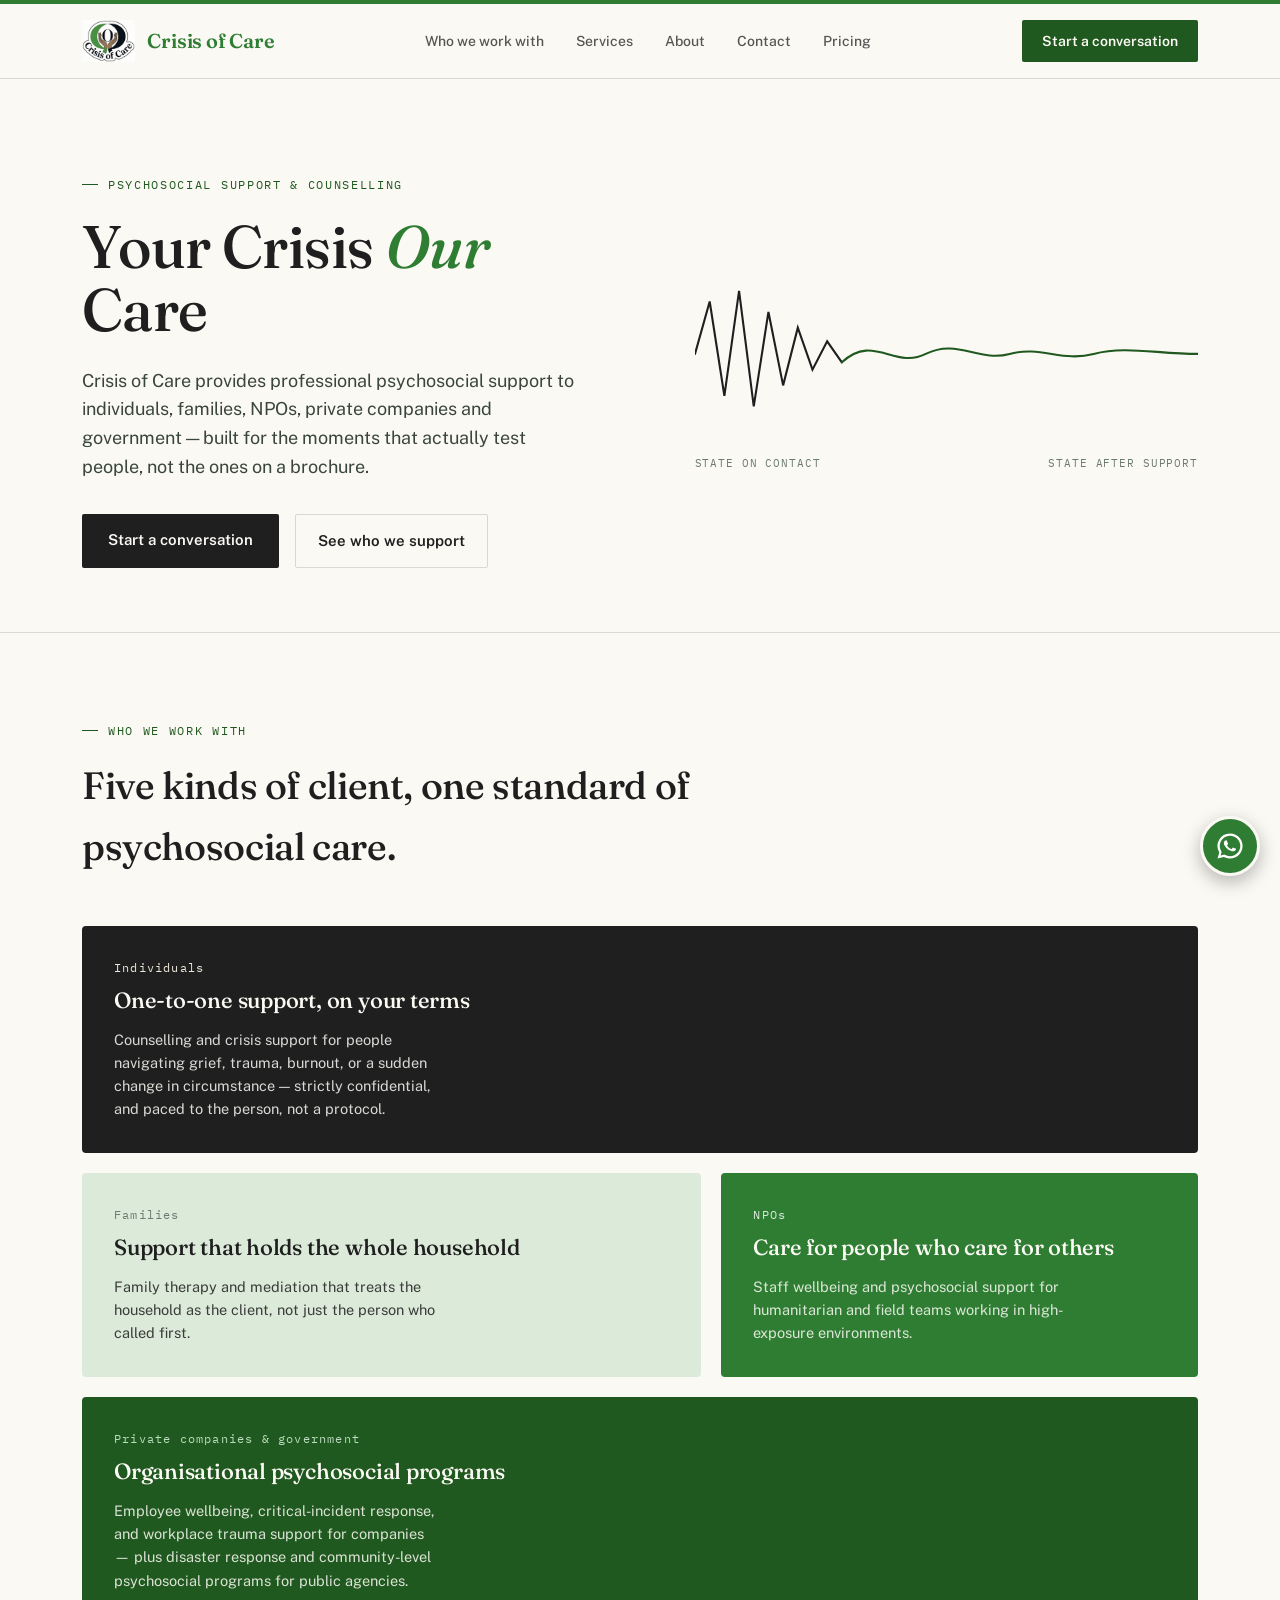
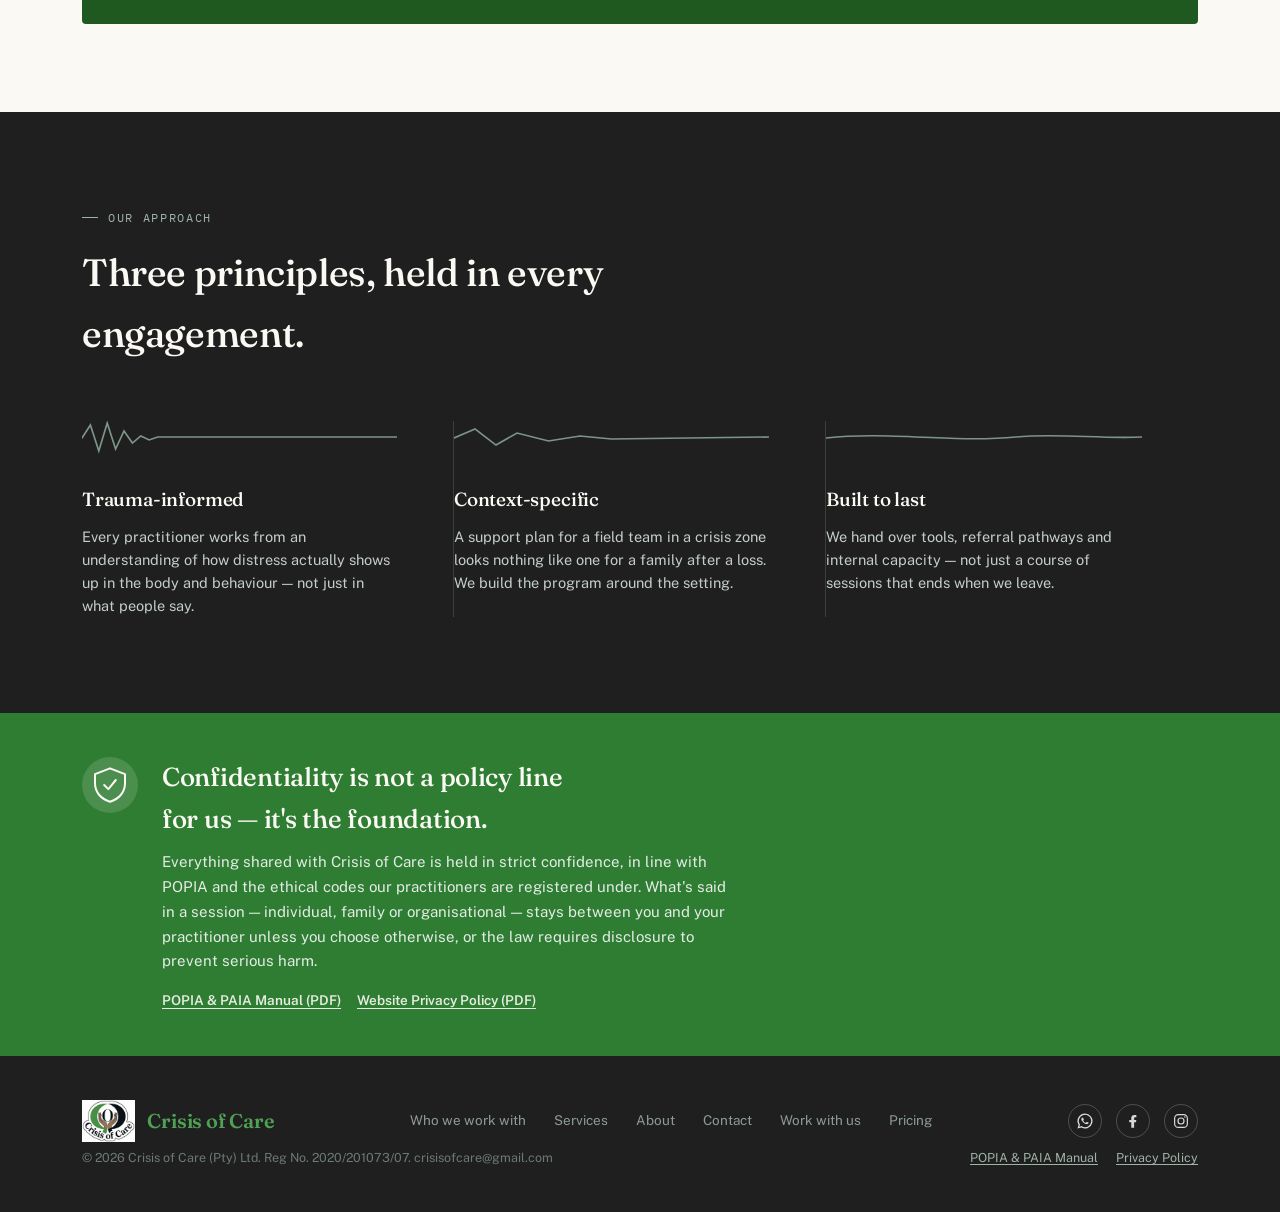
<file: index.html>
<!DOCTYPE html>
<html lang="en">
<head>
<meta charset="UTF-8">
<meta name="viewport" content="width=device-width, initial-scale=1.0">
<title>Psychosocial Support in South Africa | Crisis of Care</title>
<meta name="description" content="Confidential counselling, family therapy and crisis support for individuals, families, NPOs, companies and government in South Africa. Start a conversation.">
<link rel="preconnect" href="https://fonts.googleapis.com">
<link rel="preconnect" href="https://fonts.gstatic.com" crossorigin>
<link href="https://fonts.googleapis.com/css2?family=Fraunces:opsz,wght@9..144,300;9..144,400;9..144,500;9..144,600&family=Public+Sans:wght@400;500;600&family=IBM+Plex+Mono:wght@400;500&display=swap" rel="stylesheet">
<link rel="stylesheet" href="css/styles.css">
</head>
<body id="top">

<header>
  <nav>
  <a class="logo" href="index.html">
    <img src="assets/logo.png" alt="Crisis of Care logo" class="logo-mark">
    <span class="logo-text">Crisis <span>of</span> Care</span>
  </a>

  <button class="navtoggle" type="button" aria-label="Open menu" aria-expanded="false" aria-controls="navmenu">
    <span></span><span></span><span></span>
  </button>

  <div class="navmenu" id="navmenu">
    <div class="navlinks">
      <a href="index.html#who">Who we work with</a>
      <a href="services.html">Services</a>
      <a href="about.html">About</a>
      <a href="contact.html">Contact</a>
      <a href="pricing.html">Pricing</a>
    </div>
    <a class="navcta" href="contact.html">Start a conversation</a>
  </div>
</nav>
</header>

<main>
  <!-- HERO -->
  <section class="hero">
    <div class="wrap">
      <div>
        <div class="eyebrow">Psychosocial support &amp; counselling</div>
        <h1>Your Crisis <em>Our</em> Care</h1>
        <p class="lede">Crisis of Care provides professional psychosocial support to individuals, families, NPOs, private companies and government — built for the moments that actually test people, not the ones on a brochure.</p>
        <div class="hero-ctas">
          <a class="btn-primary" href="contact.html">Start a conversation</a>
          <a class="btn-ghost" href="#who">See who we support</a>
        </div>
      </div>
      <div class="line-panel">
        <svg class="steady-line" viewBox="0 0 480 160" width="100%" aria-hidden="true">
          <path class="crisis" id="crisisPath" d="M0,80 L14,30 28,120 42,20 56,130 70,40 84,110 98,55 112,95 126,68 140,88" />
          <path id="calmPath" d="M140,88 C170,60 190,95 220,80 C250,65 270,88 300,80 C330,72 350,88 380,80 C410,72 440,80 480,80" />
        </svg>
        <div class="line-caption"><span>State on contact</span><span>State after support</span></div>
      </div>
    </div>
  </section>

  <!-- WHO WE WORK WITH -->
  <section class="who" id="who">
    <div class="wrap">
      <div class="who-head">
        <div class="eyebrow">Who we work with</div>
        <h2>Five kinds of client, one standard of psychosocial care.</h2>
      </div>
      <div class="who-grid">
        <div class="who-card span-2 dark">
          <div>
            <div class="who-num">Individuals</div>
            <h3>One-to-one support, on your terms</h3>
            <p>Counselling and crisis support for people navigating grief, trauma, burnout, or a sudden change in circumstance — strictly confidential, and paced to the person, not a protocol.</p>
          </div>
        </div>
        <div class="who-card">
          <div class="who-num">Families</div>
          <h3>Support that holds the whole household</h3>
          <p>Family therapy and mediation that treats the household as the client, not just the person who called first.</p>
        </div>
        <div class="who-card green">
          <div class="who-num">NPOs</div>
          <h3>Care for people who care for others</h3>
          <p>Staff wellbeing and psychosocial support for humanitarian and field teams working in high-exposure environments.</p>
        </div>
        <div class="who-card deep span-2">
          <div>
            <div class="who-num">Private companies &amp; government</div>
            <h3>Organisational psychosocial programs</h3>
            <p>Employee wellbeing, critical-incident response, and workplace trauma support for companies — plus disaster response and community-level psychosocial programs for public agencies.</p>
          </div>
        </div>
      </div>
    </div>
  </section>

  <!-- APPROACH -->
  <section class="approach" id="approach">
    <div class="wrap">
      <div class="approach-head">
        <div class="eyebrow">Our approach</div>
        <h2>Three principles, held in every engagement.</h2>
      </div>
      <div class="approach-steps">
        <div class="astep">
          <div class="astep-inner">
            <svg class="divider" viewBox="0 0 300 34" preserveAspectRatio="none"><path d="M0,17 L8,4 16,30 24,2 32,28 40,10 48,22 56,15 64,19 72,16 300,16"/></svg>
            <h3>Trauma-informed</h3>
            <p>Every practitioner works from an understanding of how distress actually shows up in the body and behaviour — not just in what people say.</p>
          </div>
        </div>
        <div class="astep">
          <div class="astep-inner">
            <svg class="divider" viewBox="0 0 300 34" preserveAspectRatio="none"><path d="M0,17 L20,8 40,24 60,12 90,20 120,15 150,18 300,16"/></svg>
            <h3>Context-specific</h3>
            <p>A support plan for a field team in a crisis zone looks nothing like one for a family after a loss. We build the program around the setting.</p>
          </div>
        </div>
        <div class="astep">
          <div class="astep-inner">
            <svg class="divider" viewBox="0 0 300 34" preserveAspectRatio="none"><path d="M0,17 C60,10 120,22 180,16 C220,12 260,18 300,16"/></svg>
            <h3>Built to last</h3>
            <p>We hand over tools, referral pathways and internal capacity — not just a course of sessions that ends when we leave.</p>
          </div>
        </div>
      </div>
    </div>
  </section>

  <!-- CONFIDENTIALITY (last section of the home page) -->
  <section class="confidential">
    <div class="wrap confidential-inner">
      <div class="confidential-icon" aria-hidden="true">
        <svg viewBox="0 0 48 48" width="40" height="40" fill="none">
          <path d="M24 4 L42 11 V22 C42 33 34.5 41 24 44 C13.5 41 6 33 6 22 V11 Z" stroke="currentColor" stroke-width="2.4" stroke-linejoin="round"/>
          <path d="M17 24 L22 29 L31 18" stroke="currentColor" stroke-width="2.4" stroke-linecap="round" stroke-linejoin="round"/>
        </svg>
      </div>
      <div>
        <h2>Confidentiality is not a policy line for us — it's the foundation.</h2>
        <p>Everything shared with Crisis of Care is held in strict confidence, in line with POPIA and the ethical codes our practitioners are registered under. What's said in a session — individual, family or organisational — stays between you and your practitioner unless you choose otherwise, or the law requires disclosure to prevent serious harm.</p>
        <div class="confidential-docs">
          <a href="assets/documents/COC_POPIA_PAIA_Manual.pdf" target="_blank" rel="noopener">POPIA &amp; PAIA Manual (PDF)</a>
          <a href="assets/documents/COC_Website_Privacy_Policy.pdf" target="_blank" rel="noopener">Website Privacy Policy (PDF)</a>
        </div>
      </div>
    </div>
  </section>

</main>

<footer>
  <div class="wrap">
    <a class="logo" href="index.html">
      <img src="assets/logo.png" alt="Crisis of Care logo" class="logo-mark">
      <span class="logo-text">Crisis <span>of</span> Care</span>
    </a>
    <div class="foot-links">
      <a href="index.html#who">Who we work with</a>
      <a href="services.html">Services</a>
      <a href="about.html">About</a>
      <a href="contact.html">Contact</a>
      <a href="work-with-us.html">Work with us</a>
      <a href="pricing.html">Pricing</a>
    </div>
    <div class="foot-social">
      <a href="https://wa.me/27694228066" target="_blank" rel="noopener" aria-label="WhatsApp">
        <svg viewBox="0 0 24 24" width="18" height="18" fill="currentColor" aria-hidden="true"><path d="M12 2a10 10 0 0 0-8.6 15.1L2 22l5.1-1.3A10 10 0 1 0 12 2Zm0 18.2a8.2 8.2 0 0 1-4.2-1.2l-.3-.2-3 .8.8-2.9-.2-.3A8.2 8.2 0 1 1 12 20.2Zm4.5-6.1c-.2-.1-1.5-.7-1.7-.8-.2-.1-.4-.1-.6.1-.2.2-.7.8-.8.9-.2.2-.3.2-.5.1-.2-.1-1-.4-1.9-1.2-.7-.6-1.2-1.4-1.3-1.6-.1-.2 0-.4.1-.5.1-.1.2-.3.4-.4.1-.1.2-.2.2-.4.1-.1 0-.3 0-.4 0-.1-.6-1.5-.8-2-.2-.5-.4-.4-.6-.4h-.5c-.2 0-.4.1-.6.3-.2.2-.8.8-.8 1.9s.8 2.2 1 2.4c.1.2 1.6 2.5 4 3.5.6.2 1 .4 1.3.5.6.2 1.1.1 1.5.1.5-.1 1.5-.6 1.7-1.2.2-.6.2-1.1.1-1.2-.1-.1-.2-.2-.4-.3Z"/></svg>
      </a>
      <a href="https://www.facebook.com/CrisisofCare" target="_blank" rel="noopener" aria-label="Facebook">
        <svg viewBox="0 0 24 24" width="18" height="18" fill="currentColor" aria-hidden="true"><path d="M13.5 21v-7.5H16l.4-3H13.5V8.4c0-.9.2-1.5 1.5-1.5H16.5V4.2C16.2 4.2 15.1 4 13.9 4c-2.5 0-4.2 1.5-4.2 4.3V10.5H7v3h2.7V21h3.8Z"/></svg>
      </a>
      <a href="https://www.instagram.com/crisisofcare_" target="_blank" rel="noopener" aria-label="Instagram">
        <svg viewBox="0 0 24 24" width="18" height="18" fill="none" aria-hidden="true"><rect x="3.5" y="3.5" width="17" height="17" rx="5" stroke="currentColor" stroke-width="1.6"/><circle cx="12" cy="12" r="4" stroke="currentColor" stroke-width="1.6"/><circle cx="17.2" cy="6.8" r="1" fill="currentColor"/></svg>
      </a>
    </div>
  </div>
  <div class="wrap foot-legal">
    <span>© 2026 Crisis of Care (Pty) Ltd. Reg No. 2020/201073/07. crisisofcare@gmail.com</span>
    <span class="foot-legal-docs">
      <a href="assets/documents/COC_POPIA_PAIA_Manual.pdf" target="_blank" rel="noopener">POPIA &amp; PAIA Manual</a>
      <a href="assets/documents/COC_Website_Privacy_Policy.pdf" target="_blank" rel="noopener">Privacy Policy</a>
    </span>
  </div>
</footer>

<a class="wa-float" href="https://wa.me/27694228066" target="_blank" rel="noopener" aria-label="Chat with the Crisis of Care WhatsApp helpline">
  <span class="wa-label">WhatsApp helpline</span>
  <span class="wa-icon"><svg viewBox="0 0 24 24" width="30" height="30" fill="currentColor" aria-hidden="true"><path d="M12 2a10 10 0 0 0-8.6 15.1L2 22l5.1-1.3A10 10 0 1 0 12 2Zm0 18.2a8.2 8.2 0 0 1-4.2-1.2l-.3-.2-3 .8.8-2.9-.2-.3A8.2 8.2 0 1 1 12 20.2Zm4.5-6.1c-.2-.1-1.5-.7-1.7-.8-.2-.1-.4-.1-.6.1-.2.2-.7.8-.8.9-.2.2-.3.2-.5.1-.2-.1-1-.4-1.9-1.2-.7-.6-1.2-1.4-1.3-1.6-.1-.2 0-.4.1-.5.1-.1.2-.3.4-.4.1-.1.2-.2.2-.4.1-.1 0-.3 0-.4 0-.1-.6-1.5-.8-2-.2-.5-.4-.4-.6-.4h-.5c-.2 0-.4.1-.6.3-.2.2-.8.8-.8 1.9s.8 2.2 1 2.4c.1.2 1.6 2.5 4 3.5.6.2 1 .4 1.3.5.6.2 1.1.1 1.5.1.5-.1 1.5-.6 1.7-1.2.2-.6.2-1.1.1-1.2-.1-.1-.2-.2-.4-.3Z"/></svg></span>
</a>

<script src="js/main.js"></script>
</body>
</html>
</file>
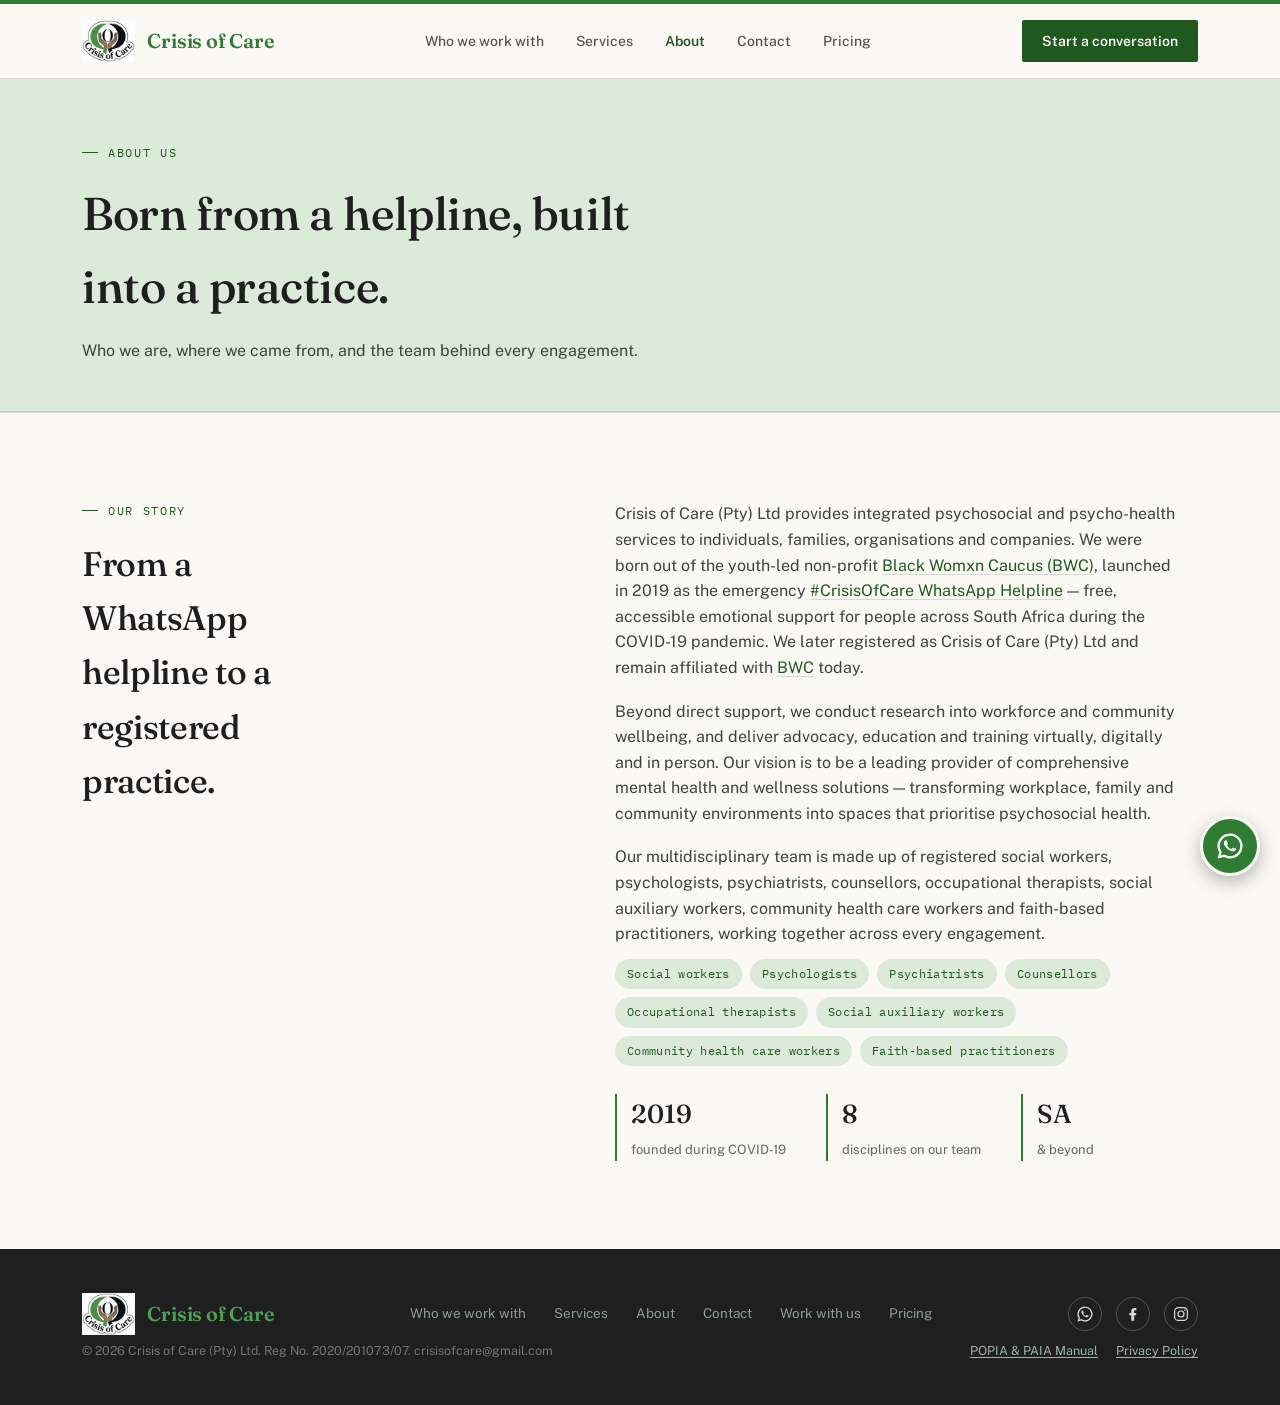
<file: about.html>
<!DOCTYPE html>
<html lang="en">
<head>
<meta charset="UTF-8">
<meta name="viewport" content="width=device-width, initial-scale=1.0">
<title>About Crisis of Care | Psychosocial Support Team</title>
<meta name="description" content="Crisis of Care began as a 2019 WhatsApp helpline and is now a registered practice of social workers, psychologists, counsellors and more. Meet the team.">
<link rel="preconnect" href="https://fonts.googleapis.com">
<link rel="preconnect" href="https://fonts.gstatic.com" crossorigin>
<link href="https://fonts.googleapis.com/css2?family=Fraunces:opsz,wght@9..144,300;9..144,400;9..144,500;9..144,600&family=Public+Sans:wght@400;500;600&family=IBM+Plex+Mono:wght@400;500&display=swap" rel="stylesheet">
<link rel="stylesheet" href="css/styles.css">
</head>
<body id="top">

<header id="site-header"></header>
<script src="js/nav.js"></script>

<main>
  <section class="page-hero">
    <div class="wrap">
      <div class="eyebrow">About us</div>
      <h1>Born from a helpline, built into a practice.</h1>
      <p>Who we are, where we came from, and the team behind every engagement.</p>
    </div>
  </section>

  <section class="trust">
    <div class="wrap">
      <div>
        <div class="eyebrow">Our story</div>
        <h2>From a WhatsApp helpline to a registered practice.</h2>
      </div>
      <div class="trust-body">
        <p>Crisis of Care (Pty) Ltd provides integrated psychosocial and psycho-health services to individuals, families, organisations and companies. We were born out of the youth-led non-profit <a href="https://www.facebook.com/blackwomxncaucus/" target="_blank" rel="noopener">Black Womxn Caucus (BWC)</a>, launched in 2019 as the emergency <a href="https://wa.me/27694228066" target="_blank" rel="noopener">#CrisisOfCare WhatsApp Helpline</a> — free, accessible emotional support for people across South Africa during the COVID-19 pandemic. We later registered as Crisis of Care (Pty) Ltd and remain affiliated with <a href="https://www.facebook.com/blackwomxncaucus/" target="_blank" rel="noopener">BWC</a> today.</p>
        <p>Beyond direct support, we conduct research into workforce and community wellbeing, and deliver advocacy, education and training virtually, digitally and in person. Our vision is to be a leading provider of comprehensive mental health and wellness solutions — transforming workplace, family and community environments into spaces that prioritise psychosocial health.</p>
        <p>Our multidisciplinary team is made up of registered social workers, psychologists, psychiatrists, counsellors, occupational therapists, social auxiliary workers, community health care workers and faith-based practitioners, working together across every engagement.</p>
        <div class="discipline-chips">
          <span>Social workers</span>
          <span>Psychologists</span>
          <span>Psychiatrists</span>
          <span>Counsellors</span>
          <span>Occupational therapists</span>
          <span>Social auxiliary workers</span>
          <span>Community health care workers</span>
          <span>Faith-based practitioners</span>
        </div>
        <div class="trust-facts">
          <div class="fact"><strong>2019</strong><span>founded during COVID-19</span></div>
          <div class="fact"><strong>8</strong><span>disciplines on our team</span></div>
          <div class="fact"><strong>SA</strong><span>&amp; beyond</span></div>
        </div>
      </div>
    </div>
  </section>

</main>

<footer>
  <div class="wrap">
    <a class="logo" href="index.html">
      <img src="assets/logo.png" alt="Crisis of Care logo" class="logo-mark">
      <span class="logo-text">Crisis <span>of</span> Care</span>
    </a>
    <div class="foot-links">
      <a href="index.html#who">Who we work with</a>
      <a href="services.html">Services</a>
      <a href="about.html">About</a>
      <a href="contact.html">Contact</a>
      <a href="work-with-us.html">Work with us</a>
      <a href="pricing.html">Pricing</a>
    </div>
    <div class="foot-social">
      <a href="https://wa.me/27694228066" target="_blank" rel="noopener" aria-label="WhatsApp">
        <svg viewBox="0 0 24 24" width="18" height="18" fill="currentColor" aria-hidden="true"><path d="M12 2a10 10 0 0 0-8.6 15.1L2 22l5.1-1.3A10 10 0 1 0 12 2Zm0 18.2a8.2 8.2 0 0 1-4.2-1.2l-.3-.2-3 .8.8-2.9-.2-.3A8.2 8.2 0 1 1 12 20.2Zm4.5-6.1c-.2-.1-1.5-.7-1.7-.8-.2-.1-.4-.1-.6.1-.2.2-.7.8-.8.9-.2.2-.3.2-.5.1-.2-.1-1-.4-1.9-1.2-.7-.6-1.2-1.4-1.3-1.6-.1-.2 0-.4.1-.5.1-.1.2-.3.4-.4.1-.1.2-.2.2-.4.1-.1 0-.3 0-.4 0-.1-.6-1.5-.8-2-.2-.5-.4-.4-.6-.4h-.5c-.2 0-.4.1-.6.3-.2.2-.8.8-.8 1.9s.8 2.2 1 2.4c.1.2 1.6 2.5 4 3.5.6.2 1 .4 1.3.5.6.2 1.1.1 1.5.1.5-.1 1.5-.6 1.7-1.2.2-.6.2-1.1.1-1.2-.1-.1-.2-.2-.4-.3Z"/></svg>
      </a>
      <a href="https://www.facebook.com/CrisisofCare" target="_blank" rel="noopener" aria-label="Facebook">
        <svg viewBox="0 0 24 24" width="18" height="18" fill="currentColor" aria-hidden="true"><path d="M13.5 21v-7.5H16l.4-3H13.5V8.4c0-.9.2-1.5 1.5-1.5H16.5V4.2C16.2 4.2 15.1 4 13.9 4c-2.5 0-4.2 1.5-4.2 4.3V10.5H7v3h2.7V21h3.8Z"/></svg>
      </a>
      <a href="https://www.instagram.com/crisisofcare_" target="_blank" rel="noopener" aria-label="Instagram">
        <svg viewBox="0 0 24 24" width="18" height="18" fill="none" aria-hidden="true"><rect x="3.5" y="3.5" width="17" height="17" rx="5" stroke="currentColor" stroke-width="1.6"/><circle cx="12" cy="12" r="4" stroke="currentColor" stroke-width="1.6"/><circle cx="17.2" cy="6.8" r="1" fill="currentColor"/></svg>
      </a>
    </div>
  </div>
  <div class="wrap foot-legal">
    <span>© 2026 Crisis of Care (Pty) Ltd. Reg No. 2020/201073/07. crisisofcare@gmail.com</span>
    <span class="foot-legal-docs">
      <a href="assets/documents/COC_POPIA_PAIA_Manual.pdf" target="_blank" rel="noopener">POPIA &amp; PAIA Manual</a>
      <a href="assets/documents/COC_Website_Privacy_Policy.pdf" target="_blank" rel="noopener">Privacy Policy</a>
    </span>
  </div>
</footer>

<a class="wa-float" href="https://wa.me/27694228066" target="_blank" rel="noopener" aria-label="Chat with the Crisis of Care WhatsApp helpline">
  <span class="wa-label">WhatsApp helpline</span>
  <span class="wa-icon"><svg viewBox="0 0 24 24" width="30" height="30" fill="currentColor" aria-hidden="true"><path d="M12 2a10 10 0 0 0-8.6 15.1L2 22l5.1-1.3A10 10 0 1 0 12 2Zm0 18.2a8.2 8.2 0 0 1-4.2-1.2l-.3-.2-3 .8.8-2.9-.2-.3A8.2 8.2 0 1 1 12 20.2Zm4.5-6.1c-.2-.1-1.5-.7-1.7-.8-.2-.1-.4-.1-.6.1-.2.2-.7.8-.8.9-.2.2-.3.2-.5.1-.2-.1-1-.4-1.9-1.2-.7-.6-1.2-1.4-1.3-1.6-.1-.2 0-.4.1-.5.1-.1.2-.3.4-.4.1-.1.2-.2.2-.4.1-.1 0-.3 0-.4 0-.1-.6-1.5-.8-2-.2-.5-.4-.4-.6-.4h-.5c-.2 0-.4.1-.6.3-.2.2-.8.8-.8 1.9s.8 2.2 1 2.4c.1.2 1.6 2.5 4 3.5.6.2 1 .4 1.3.5.6.2 1.1.1 1.5.1.5-.1 1.5-.6 1.7-1.2.2-.6.2-1.1.1-1.2-.1-.1-.2-.2-.4-.3Z"/></svg></span>
</a>

<script src="js/main.js"></script>
</body>
</html>
</file>
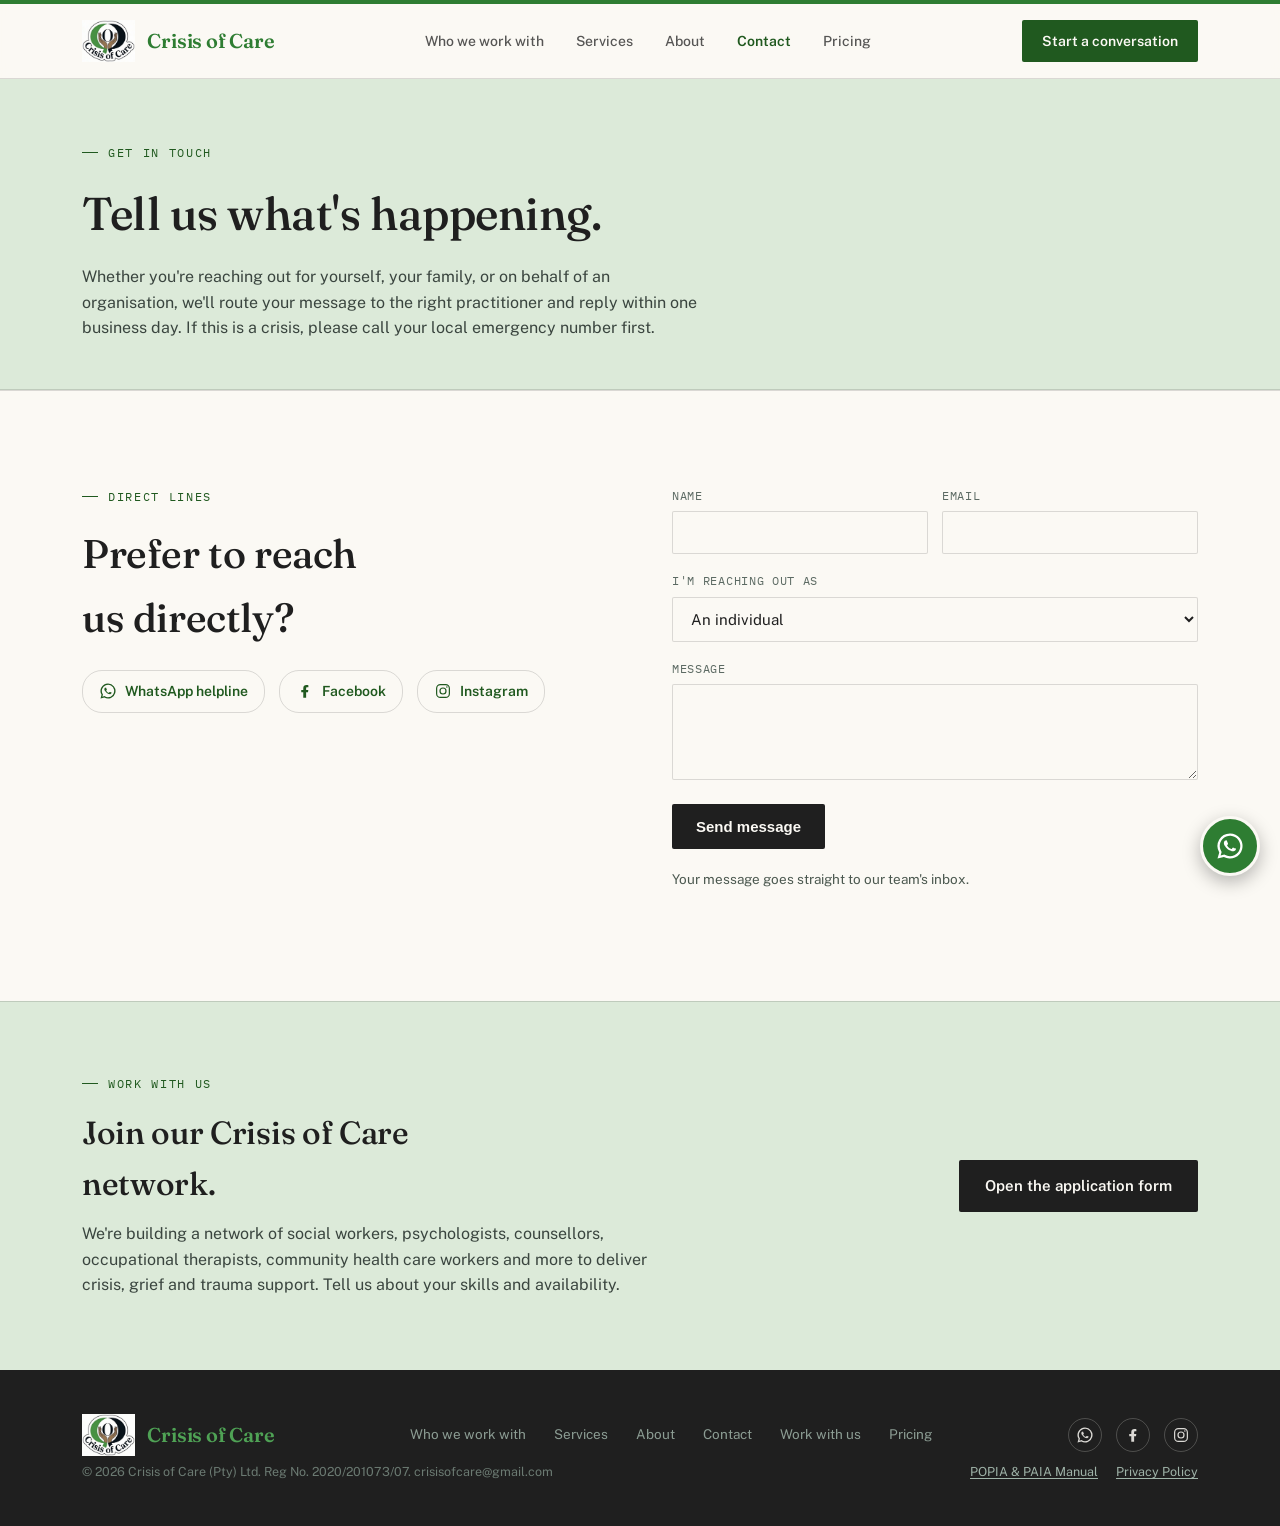
<file: contact.html>
<!DOCTYPE html>
<html lang="en">
<head>
<meta charset="UTF-8">
<meta name="viewport" content="width=device-width, initial-scale=1.0">
<title>Contact Us for Psychosocial Support | Crisis of Care</title>
<meta name="description" content="Talk to Crisis of Care by WhatsApp, form, Facebook or Instagram. Individuals, families and organisations get a reply within one business day.">
<link rel="preconnect" href="https://fonts.googleapis.com">
<link rel="preconnect" href="https://fonts.gstatic.com" crossorigin>
<link href="https://fonts.googleapis.com/css2?family=Fraunces:opsz,wght@9..144,300;9..144,400;9..144,500;9..144,600&family=Public+Sans:wght@400;500;600&family=IBM+Plex+Mono:wght@400;500&display=swap" rel="stylesheet">
<link rel="stylesheet" href="css/styles.css">
</head>
<body id="top">

<header id="site-header"></header>
<script src="js/nav.js"></script>

<main>
  <section class="page-hero">
    <div class="wrap">
      <div class="eyebrow">Get in touch</div>
      <h1>Tell us what's happening.</h1>
      <p>Whether you're reaching out for yourself, your family, or on behalf of an organisation, we'll route your message to the right practitioner and reply within one business day. If this is a crisis, please call your local emergency number first.</p>
    </div>
  </section>

  <section class="contact">
    <div class="wrap">
      <div>
        <div class="eyebrow">Direct lines</div>
        <h2>Prefer to reach us directly?</h2>
        <div class="direct-contact">
          <a href="https://wa.me/27694228066" target="_blank" rel="noopener" class="direct-link">
            <svg viewBox="0 0 24 24" width="18" height="18" fill="currentColor" aria-hidden="true"><path d="M12 2a10 10 0 0 0-8.6 15.1L2 22l5.1-1.3A10 10 0 1 0 12 2Zm0 18.2a8.2 8.2 0 0 1-4.2-1.2l-.3-.2-3 .8.8-2.9-.2-.3A8.2 8.2 0 1 1 12 20.2Zm4.5-6.1c-.2-.1-1.5-.7-1.7-.8-.2-.1-.4-.1-.6.1-.2.2-.7.8-.8.9-.2.2-.3.2-.5.1-.2-.1-1-.4-1.9-1.2-.7-.6-1.2-1.4-1.3-1.6-.1-.2 0-.4.1-.5.1-.1.2-.3.4-.4.1-.1.2-.2.2-.4.1-.1 0-.3 0-.4 0-.1-.6-1.5-.8-2-.2-.5-.4-.4-.6-.4h-.5c-.2 0-.4.1-.6.3-.2.2-.8.8-.8 1.9s.8 2.2 1 2.4c.1.2 1.6 2.5 4 3.5.6.2 1 .4 1.3.5.6.2 1.1.1 1.5.1.5-.1 1.5-.6 1.7-1.2.2-.6.2-1.1.1-1.2-.1-.1-.2-.2-.4-.3Z"/></svg>
            WhatsApp helpline
          </a>
          <a href="https://www.facebook.com/CrisisofCare" target="_blank" rel="noopener" class="direct-link">
            <svg viewBox="0 0 24 24" width="18" height="18" fill="currentColor" aria-hidden="true"><path d="M13.5 21v-7.5H16l.4-3H13.5V8.4c0-.9.2-1.5 1.5-1.5H16.5V4.2C16.2 4.2 15.1 4 13.9 4c-2.5 0-4.2 1.5-4.2 4.3V10.5H7v3h2.7V21h3.8Z"/></svg>
            Facebook
          </a>
          <a href="https://www.instagram.com/crisisofcare_" target="_blank" rel="noopener" class="direct-link">
            <svg viewBox="0 0 24 24" width="18" height="18" fill="none" aria-hidden="true"><rect x="3.5" y="3.5" width="17" height="17" rx="5" stroke="currentColor" stroke-width="1.6"/><circle cx="12" cy="12" r="4" stroke="currentColor" stroke-width="1.6"/><circle cx="17.2" cy="6.8" r="1" fill="currentColor"/></svg>
            Instagram
          </a>
        </div>
      </div>
      <form id="contact-form" name="contact" method="POST" data-netlify="true" netlify-honeypot="bot-field">
        <input type="hidden" name="form-name" value="contact">
        <div class="field-row">
          <div class="field">
            <label for="name">Name</label>
            <input id="name" name="name" type="text" required>
          </div>
          <div class="field">
            <label for="email">Email</label>
            <input id="email" name="email" type="email" required>
          </div>
        </div>
        <div class="field">
          <label for="capacity">I'm reaching out as</label>
          <select id="capacity" name="capacity">
            <option>An individual</option>
            <option>A family member</option>
            <option>An NPO</option>
            <option>A private company</option>
            <option>A government agency</option>
          </select>
        </div>
        <div class="field">
          <label for="message">Message</label>
          <textarea id="message" name="message" required></textarea>
        </div>
        <p style="display:none">
          <label>Don't fill this out if you're human: <input name="bot-field"></label>
        </p>
        <button type="submit">Send message</button>
        <p class="form-note form-status" role="status" aria-live="polite">Your message goes straight to our team's inbox.</p>
      </form>
    </div>
  </section>

  <section class="join-callout">
    <div class="wrap callout-inner">
      <div>
        <div class="eyebrow">Work with us</div>
        <h2>Join our Crisis of Care network.</h2>
        <p>We're building a network of social workers, psychologists, counsellors, occupational therapists, community health care workers and more to deliver crisis, grief and trauma support. Tell us about your skills and availability.</p>
      </div>
      <a class="btn-primary" href="work-with-us.html">Open the application form</a>
    </div>
  </section>

</main>

<footer>
  <div class="wrap">
    <a class="logo" href="index.html">
      <img src="assets/logo.png" alt="Crisis of Care logo" class="logo-mark">
      <span class="logo-text">Crisis <span>of</span> Care</span>
    </a>
    <div class="foot-links">
      <a href="index.html#who">Who we work with</a>
      <a href="services.html">Services</a>
      <a href="about.html">About</a>
      <a href="contact.html">Contact</a>
      <a href="work-with-us.html">Work with us</a>
      <a href="pricing.html">Pricing</a>
    </div>
    <div class="foot-social">
      <a href="https://wa.me/27694228066" target="_blank" rel="noopener" aria-label="WhatsApp">
        <svg viewBox="0 0 24 24" width="18" height="18" fill="currentColor" aria-hidden="true"><path d="M12 2a10 10 0 0 0-8.6 15.1L2 22l5.1-1.3A10 10 0 1 0 12 2Zm0 18.2a8.2 8.2 0 0 1-4.2-1.2l-.3-.2-3 .8.8-2.9-.2-.3A8.2 8.2 0 1 1 12 20.2Zm4.5-6.1c-.2-.1-1.5-.7-1.7-.8-.2-.1-.4-.1-.6.1-.2.2-.7.8-.8.9-.2.2-.3.2-.5.1-.2-.1-1-.4-1.9-1.2-.7-.6-1.2-1.4-1.3-1.6-.1-.2 0-.4.1-.5.1-.1.2-.3.4-.4.1-.1.2-.2.2-.4.1-.1 0-.3 0-.4 0-.1-.6-1.5-.8-2-.2-.5-.4-.4-.6-.4h-.5c-.2 0-.4.1-.6.3-.2.2-.8.8-.8 1.9s.8 2.2 1 2.4c.1.2 1.6 2.5 4 3.5.6.2 1 .4 1.3.5.6.2 1.1.1 1.5.1.5-.1 1.5-.6 1.7-1.2.2-.6.2-1.1.1-1.2-.1-.1-.2-.2-.4-.3Z"/></svg>
      </a>
      <a href="https://www.facebook.com/CrisisofCare" target="_blank" rel="noopener" aria-label="Facebook">
        <svg viewBox="0 0 24 24" width="18" height="18" fill="currentColor" aria-hidden="true"><path d="M13.5 21v-7.5H16l.4-3H13.5V8.4c0-.9.2-1.5 1.5-1.5H16.5V4.2C16.2 4.2 15.1 4 13.9 4c-2.5 0-4.2 1.5-4.2 4.3V10.5H7v3h2.7V21h3.8Z"/></svg>
      </a>
      <a href="https://www.instagram.com/crisisofcare_" target="_blank" rel="noopener" aria-label="Instagram">
        <svg viewBox="0 0 24 24" width="18" height="18" fill="none" aria-hidden="true"><rect x="3.5" y="3.5" width="17" height="17" rx="5" stroke="currentColor" stroke-width="1.6"/><circle cx="12" cy="12" r="4" stroke="currentColor" stroke-width="1.6"/><circle cx="17.2" cy="6.8" r="1" fill="currentColor"/></svg>
      </a>
    </div>
  </div>
  <div class="wrap foot-legal">
    <span>© 2026 Crisis of Care (Pty) Ltd. Reg No. 2020/201073/07. crisisofcare@gmail.com</span>
    <span class="foot-legal-docs">
      <a href="assets/documents/COC_POPIA_PAIA_Manual.pdf" target="_blank" rel="noopener">POPIA &amp; PAIA Manual</a>
      <a href="assets/documents/COC_Website_Privacy_Policy.pdf" target="_blank" rel="noopener">Privacy Policy</a>
    </span>
  </div>
</footer>

<a class="wa-float" href="https://wa.me/27694228066" target="_blank" rel="noopener" aria-label="Chat with the Crisis of Care WhatsApp helpline">
  <span class="wa-label">WhatsApp helpline</span>
  <span class="wa-icon"><svg viewBox="0 0 24 24" width="30" height="30" fill="currentColor" aria-hidden="true"><path d="M12 2a10 10 0 0 0-8.6 15.1L2 22l5.1-1.3A10 10 0 1 0 12 2Zm0 18.2a8.2 8.2 0 0 1-4.2-1.2l-.3-.2-3 .8.8-2.9-.2-.3A8.2 8.2 0 1 1 12 20.2Zm4.5-6.1c-.2-.1-1.5-.7-1.7-.8-.2-.1-.4-.1-.6.1-.2.2-.7.8-.8.9-.2.2-.3.2-.5.1-.2-.1-1-.4-1.9-1.2-.7-.6-1.2-1.4-1.3-1.6-.1-.2 0-.4.1-.5.1-.1.2-.3.4-.4.1-.1.2-.2.2-.4.1-.1 0-.3 0-.4 0-.1-.6-1.5-.8-2-.2-.5-.4-.4-.6-.4h-.5c-.2 0-.4.1-.6.3-.2.2-.8.8-.8 1.9s.8 2.2 1 2.4c.1.2 1.6 2.5 4 3.5.6.2 1 .4 1.3.5.6.2 1.1.1 1.5.1.5-.1 1.5-.6 1.7-1.2.2-.6.2-1.1.1-1.2-.1-.1-.2-.2-.4-.3Z"/></svg></span>
</a>

<script src="js/main.js"></script>
</body>
</html>
</file>
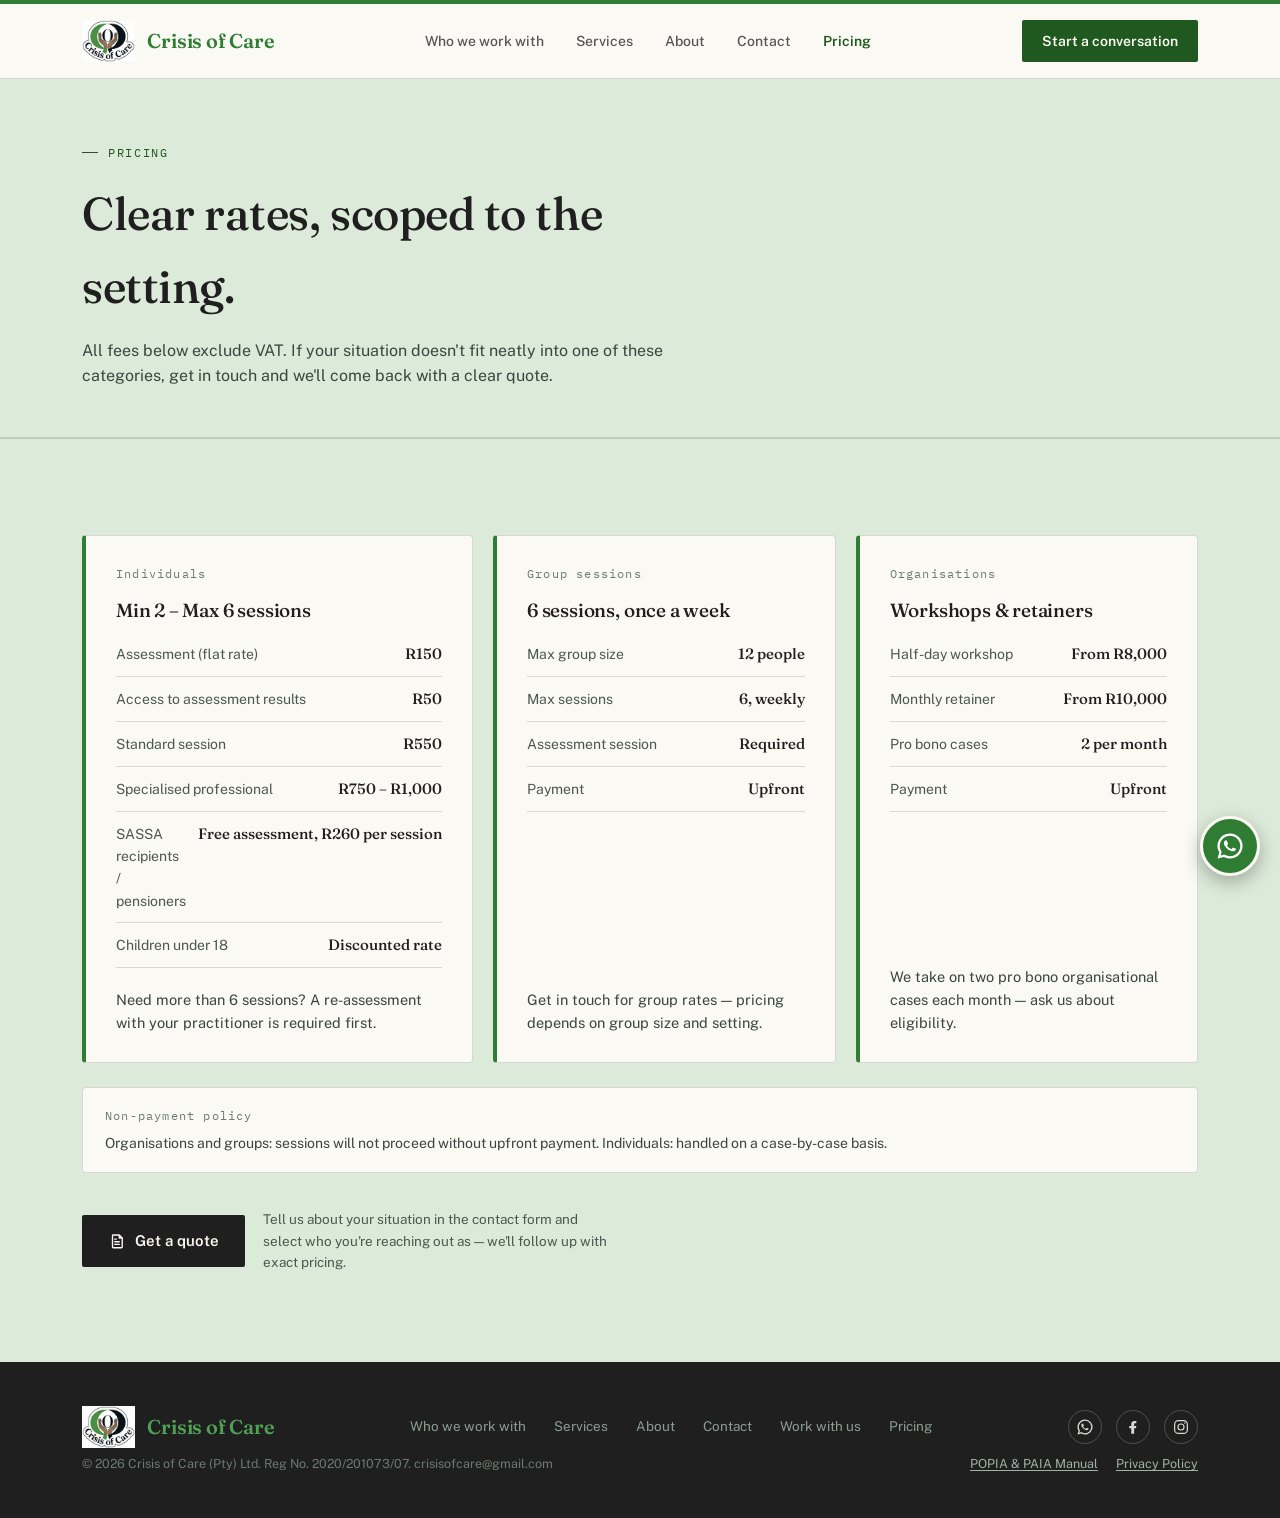
<file: pricing.html>
<!DOCTYPE html>
<html lang="en">
<head>
<meta charset="UTF-8">
<meta name="viewport" content="width=device-width, initial-scale=1.0">
<title>Counselling Fees &amp; Workshop Pricing | Crisis of Care</title>
<meta name="description" content="Clear counselling fees: standard sessions R550, free assessment for SASSA recipients, workshops from R8,000 (excl. VAT). Get a quote.">
<link rel="preconnect" href="https://fonts.googleapis.com">
<link rel="preconnect" href="https://fonts.gstatic.com" crossorigin>
<link href="https://fonts.googleapis.com/css2?family=Fraunces:opsz,wght@9..144,300;9..144,400;9..144,500;9..144,600&family=Public+Sans:wght@400;500;600&family=IBM+Plex+Mono:wght@400;500&display=swap" rel="stylesheet">
<link rel="stylesheet" href="css/styles.css">
</head>
<body id="top">

<header id="site-header"></header>
<script src="js/nav.js"></script>

<main>
  <section class="page-hero">
    <div class="wrap">
      <div class="eyebrow">Pricing</div>
      <h1>Clear rates, scoped to the setting.</h1>
      <p>All fees below exclude VAT. If your situation doesn't fit neatly into one of these categories, get in touch and we'll come back with a clear quote.</p>
    </div>
  </section>

  <section class="pricing">
    <div class="wrap">
      <div class="pricing-grid pricing-grid-3">
        <div class="pricing-card">
          <div class="who-num">Individuals</div>
          <h3>Min 2 – Max 6 sessions</h3>
          <ul class="price-list">
            <li class="price-row"><span>Assessment (flat rate)</span><strong>R150</strong></li>
            <li class="price-row"><span>Access to assessment results</span><strong>R50</strong></li>
            <li class="price-row"><span>Standard session</span><strong>R550</strong></li>
            <li class="price-row"><span>Specialised professional</span><strong>R750 – R1,000</strong></li>
            <li class="price-row"><span>SASSA recipients / pensioners</span><strong>Free assessment, R260 per session</strong></li>
            <li class="price-row"><span>Children under 18</span><strong>Discounted rate</strong></li>
          </ul>
          <p class="price-footnote">Need more than 6 sessions? A re-assessment with your practitioner is required first.</p>
        </div>
        <div class="pricing-card">
          <div class="who-num">Group sessions</div>
          <h3>6 sessions, once a week</h3>
          <ul class="price-list">
            <li class="price-row"><span>Max group size</span><strong>12 people</strong></li>
            <li class="price-row"><span>Max sessions</span><strong>6, weekly</strong></li>
            <li class="price-row"><span>Assessment session</span><strong>Required</strong></li>
            <li class="price-row"><span>Payment</span><strong>Upfront</strong></li>
          </ul>
          <p class="price-footnote">Get in touch for group rates — pricing depends on group size and setting.</p>
        </div>
        <div class="pricing-card">
          <div class="who-num">Organisations</div>
          <h3>Workshops &amp; retainers</h3>
          <ul class="price-list">
            <li class="price-row"><span>Half-day workshop</span><strong>From R8,000</strong></li>
            <li class="price-row"><span>Monthly retainer</span><strong>From R10,000</strong></li>
            <li class="price-row"><span>Pro bono cases</span><strong>2 per month</strong></li>
            <li class="price-row"><span>Payment</span><strong>Upfront</strong></li>
          </ul>
          <p class="price-footnote">We take on two pro bono organisational cases each month — ask us about eligibility.</p>
        </div>
      </div>
      <div class="pricing-policy">
        <div class="who-num">Non-payment policy</div>
        <p>Organisations and groups: sessions will not proceed without upfront payment. Individuals: handled on a case-by-case basis.</p>
      </div>
      <div class="pricing-cta">
        <a class="btn-primary btn-icon" href="contact.html">
          <svg viewBox="0 0 24 24" width="18" height="18" fill="none" aria-hidden="true"><path d="M7 4h8l4 4v12a1 1 0 0 1-1 1H7a1 1 0 0 1-1-1V5a1 1 0 0 1 1-1Z" stroke="currentColor" stroke-width="1.8" stroke-linejoin="round"/><path d="M15 4v4h4" stroke="currentColor" stroke-width="1.8" stroke-linejoin="round"/><path d="M9 13h6M9 16.5h6M9 9.5h2" stroke="currentColor" stroke-width="1.8" stroke-linecap="round"/></svg>
          Get a quote
        </a>
        <span class="pricing-note">Tell us about your situation in the contact form and select who you're reaching out as — we'll follow up with exact pricing.</span>
      </div>
    </div>
  </section>

</main>

<footer>
  <div class="wrap">
    <a class="logo" href="index.html">
      <img src="assets/logo.png" alt="Crisis of Care logo" class="logo-mark">
      <span class="logo-text">Crisis <span>of</span> Care</span>
    </a>
    <div class="foot-links">
      <a href="index.html#who">Who we work with</a>
      <a href="services.html">Services</a>
      <a href="about.html">About</a>
      <a href="contact.html">Contact</a>
      <a href="work-with-us.html">Work with us</a>
      <a href="pricing.html">Pricing</a>
    </div>
    <div class="foot-social">
      <a href="https://wa.me/27694228066" target="_blank" rel="noopener" aria-label="WhatsApp">
        <svg viewBox="0 0 24 24" width="18" height="18" fill="currentColor" aria-hidden="true"><path d="M12 2a10 10 0 0 0-8.6 15.1L2 22l5.1-1.3A10 10 0 1 0 12 2Zm0 18.2a8.2 8.2 0 0 1-4.2-1.2l-.3-.2-3 .8.8-2.9-.2-.3A8.2 8.2 0 1 1 12 20.2Zm4.5-6.1c-.2-.1-1.5-.7-1.7-.8-.2-.1-.4-.1-.6.1-.2.2-.7.8-.8.9-.2.2-.3.2-.5.1-.2-.1-1-.4-1.9-1.2-.7-.6-1.2-1.4-1.3-1.6-.1-.2 0-.4.1-.5.1-.1.2-.3.4-.4.1-.1.2-.2.2-.4.1-.1 0-.3 0-.4 0-.1-.6-1.5-.8-2-.2-.5-.4-.4-.6-.4h-.5c-.2 0-.4.1-.6.3-.2.2-.8.8-.8 1.9s.8 2.2 1 2.4c.1.2 1.6 2.5 4 3.5.6.2 1 .4 1.3.5.6.2 1.1.1 1.5.1.5-.1 1.5-.6 1.7-1.2.2-.6.2-1.1.1-1.2-.1-.1-.2-.2-.4-.3Z"/></svg>
      </a>
      <a href="https://www.facebook.com/CrisisofCare" target="_blank" rel="noopener" aria-label="Facebook">
        <svg viewBox="0 0 24 24" width="18" height="18" fill="currentColor" aria-hidden="true"><path d="M13.5 21v-7.5H16l.4-3H13.5V8.4c0-.9.2-1.5 1.5-1.5H16.5V4.2C16.2 4.2 15.1 4 13.9 4c-2.5 0-4.2 1.5-4.2 4.3V10.5H7v3h2.7V21h3.8Z"/></svg>
      </a>
      <a href="https://www.instagram.com/crisisofcare_" target="_blank" rel="noopener" aria-label="Instagram">
        <svg viewBox="0 0 24 24" width="18" height="18" fill="none" aria-hidden="true"><rect x="3.5" y="3.5" width="17" height="17" rx="5" stroke="currentColor" stroke-width="1.6"/><circle cx="12" cy="12" r="4" stroke="currentColor" stroke-width="1.6"/><circle cx="17.2" cy="6.8" r="1" fill="currentColor"/></svg>
      </a>
    </div>
  </div>
  <div class="wrap foot-legal">
    <span>© 2026 Crisis of Care (Pty) Ltd. Reg No. 2020/201073/07. crisisofcare@gmail.com</span>
    <span class="foot-legal-docs">
      <a href="assets/documents/COC_POPIA_PAIA_Manual.pdf" target="_blank" rel="noopener">POPIA &amp; PAIA Manual</a>
      <a href="assets/documents/COC_Website_Privacy_Policy.pdf" target="_blank" rel="noopener">Privacy Policy</a>
    </span>
  </div>
</footer>

<a class="wa-float" href="https://wa.me/27694228066" target="_blank" rel="noopener" aria-label="Chat with the Crisis of Care WhatsApp helpline">
  <span class="wa-label">WhatsApp helpline</span>
  <span class="wa-icon"><svg viewBox="0 0 24 24" width="30" height="30" fill="currentColor" aria-hidden="true"><path d="M12 2a10 10 0 0 0-8.6 15.1L2 22l5.1-1.3A10 10 0 1 0 12 2Zm0 18.2a8.2 8.2 0 0 1-4.2-1.2l-.3-.2-3 .8.8-2.9-.2-.3A8.2 8.2 0 1 1 12 20.2Zm4.5-6.1c-.2-.1-1.5-.7-1.7-.8-.2-.1-.4-.1-.6.1-.2.2-.7.8-.8.9-.2.2-.3.2-.5.1-.2-.1-1-.4-1.9-1.2-.7-.6-1.2-1.4-1.3-1.6-.1-.2 0-.4.1-.5.1-.1.2-.3.4-.4.1-.1.2-.2.2-.4.1-.1 0-.3 0-.4 0-.1-.6-1.5-.8-2-.2-.5-.4-.4-.6-.4h-.5c-.2 0-.4.1-.6.3-.2.2-.8.8-.8 1.9s.8 2.2 1 2.4c.1.2 1.6 2.5 4 3.5.6.2 1 .4 1.3.5.6.2 1.1.1 1.5.1.5-.1 1.5-.6 1.7-1.2.2-.6.2-1.1.1-1.2-.1-.1-.2-.2-.4-.3Z"/></svg></span>
</a>

<script src="js/main.js"></script>
</body>
</html>
</file>
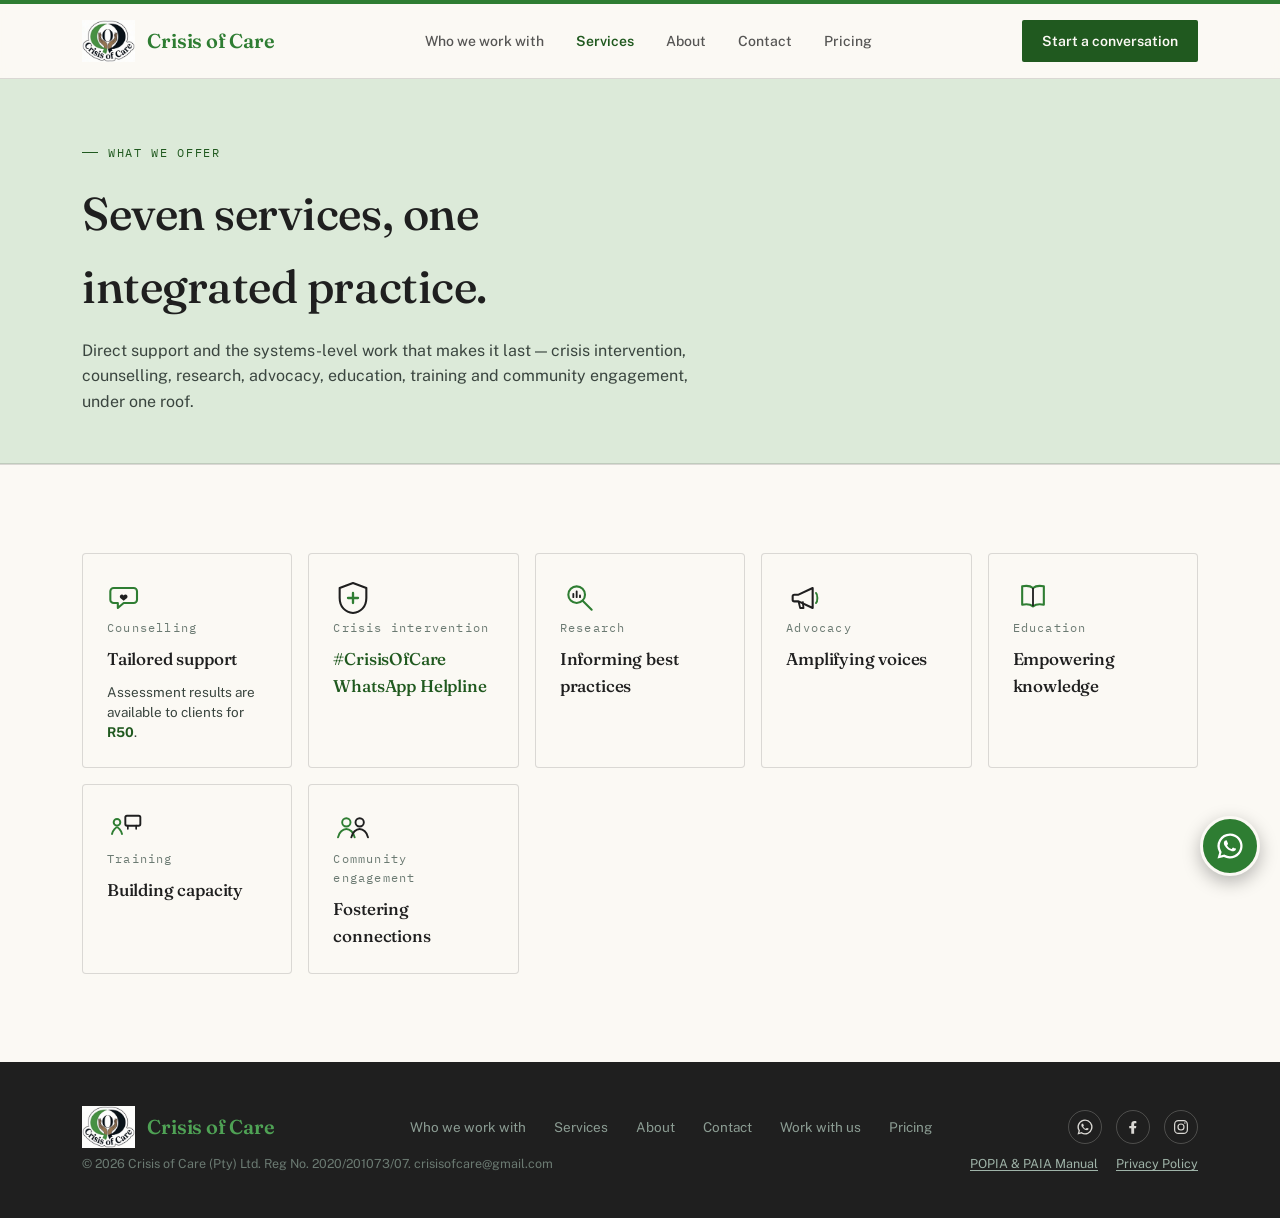
<file: services.html>
<!DOCTYPE html>
<html lang="en">
<head>
<meta charset="UTF-8">
<meta name="viewport" content="width=device-width, initial-scale=1.0">
<title>Counselling, Crisis Support &amp; Training | Crisis of Care</title>
<meta name="description" content="Seven psychosocial services: counselling, crisis intervention via our WhatsApp helpline, research, advocacy, education, training and community engagement.">
<link rel="preconnect" href="https://fonts.googleapis.com">
<link rel="preconnect" href="https://fonts.gstatic.com" crossorigin>
<link href="https://fonts.googleapis.com/css2?family=Fraunces:opsz,wght@9..144,300;9..144,400;9..144,500;9..144,600&family=Public+Sans:wght@400;500;600&family=IBM+Plex+Mono:wght@400;500&display=swap" rel="stylesheet">
<link rel="stylesheet" href="css/styles.css">
</head>
<body id="top">

<header id="site-header"></header>
<script src="js/nav.js"></script>

<main>
  <section class="page-hero">
    <div class="wrap">
      <div class="eyebrow">What we offer</div>
      <h1>Seven services, one integrated practice.</h1>
      <p>Direct support and the systems-level work that makes it last — crisis intervention, counselling, research, advocacy, education, training and community engagement, under one roof.</p>
    </div>
  </section>

  <section class="services">
    <div class="wrap">
      <div class="services-grid">
        <div class="service-card">
          <svg class="service-icon" viewBox="0 0 48 48" fill="none" aria-hidden="true"><path d="M8 12h24a4 4 0 0 1 4 4v10a4 4 0 0 1-4 4H20l-7 6v-6h-5a4 4 0 0 1-4-4V16a4 4 0 0 1 4-4Z" stroke="#2E7D32" stroke-width="2.5" stroke-linejoin="round"/><path d="M20 21c-1.1-1.5-3.3-1.5-4.2 0-.9 1.4-.2 2.7.9 3.6l3.3 2.8 3.3-2.8c1.1-.9 1.8-2.2.9-3.6-.9-1.5-3.1-1.5-4.2 0Z" fill="#1F1F1F"/></svg>
          <div class="who-num">Counselling</div><h3>Tailored support</h3>
          <p class="service-note">Assessment results are available to clients for <strong>R50</strong>.</p>
        </div>
        <div class="service-card">
          <svg class="service-icon" viewBox="0 0 48 48" fill="none" aria-hidden="true"><path d="M24 6 40 12v12c0 11-7 17-16 18-9-1-16-7-16-18V12Z" stroke="#1F1F1F" stroke-width="2.5" stroke-linejoin="round"/><path d="M24 18v12M18 24h12" stroke="#2E7D32" stroke-width="2.8" stroke-linecap="round"/></svg>
          <div class="who-num">Crisis intervention</div><h3><a href="https://wa.me/27694228066" target="_blank" rel="noopener">#CrisisOfCare WhatsApp Helpline</a></h3>
        </div>
        <div class="service-card">
          <svg class="service-icon" viewBox="0 0 48 48" fill="none" aria-hidden="true"><circle cx="20" cy="20" r="10" stroke="#2E7D32" stroke-width="2.5"/><path d="M27.5 27.5 38 38" stroke="#2E7D32" stroke-width="2.5" stroke-linecap="round"/><path d="M16 23v-4M20 23v-7M24 23v-2" stroke="#1F1F1F" stroke-width="2.2" stroke-linecap="round"/></svg>
          <div class="who-num">Research</div><h3>Informing best practices</h3>
        </div>
        <div class="service-card">
          <svg class="service-icon" viewBox="0 0 48 48" fill="none" aria-hidden="true"><path d="M10 20h5l17-8v24l-17-8h-5a2 2 0 0 1-2-2v-4a2 2 0 0 1 2-2Z" stroke="#1F1F1F" stroke-width="2.5" stroke-linejoin="round"/><path d="M15 28l2 8h4l-1-8" stroke="#1F1F1F" stroke-width="2.2" stroke-linejoin="round"/><path d="M36 18c2.2 2 2.2 10 0 12" stroke="#2E7D32" stroke-width="2.3" stroke-linecap="round"/></svg>
          <div class="who-num">Advocacy</div><h3>Amplifying voices</h3>
        </div>
        <div class="service-card">
          <svg class="service-icon" viewBox="0 0 48 48" fill="none" aria-hidden="true"><path d="M24 12c-3-2.5-8-3-13-2v22c5-1 10-.5 13 2 3-2.5 8-3 13-2V10c-5-1-10-.5-13 2Z" stroke="#2E7D32" stroke-width="2.5" stroke-linejoin="round"/><path d="M24 12v22" stroke="#1F1F1F" stroke-width="2.2"/></svg>
          <div class="who-num">Education</div><h3>Empowering knowledge</h3>
        </div>
        <div class="service-card">
          <svg class="service-icon" viewBox="0 0 48 48" fill="none" aria-hidden="true"><rect x="22" y="8" width="18" height="12" rx="2" stroke="#1F1F1F" stroke-width="2.3"/><path d="M25 24v-4M35 24v-4" stroke="#1F1F1F" stroke-width="2" stroke-linecap="round"/><circle cx="12" cy="16" r="4" stroke="#2E7D32" stroke-width="2.3"/><path d="M6 30c1-5 5-8 6-8s5 3 6 8" stroke="#2E7D32" stroke-width="2.3" stroke-linecap="round"/></svg>
          <div class="who-num">Training</div><h3>Building capacity</h3>
        </div>
        <div class="service-card">
          <svg class="service-icon" viewBox="0 0 48 48" fill="none" aria-hidden="true"><circle cx="16" cy="16" r="5" stroke="#2E7D32" stroke-width="2.3"/><circle cx="32" cy="16" r="5" stroke="#1F1F1F" stroke-width="2.3"/><path d="M6 34c1-6 6-10 10-10s9 4 10 10" stroke="#2E7D32" stroke-width="2.3" stroke-linecap="round"/><path d="M22 34c1-6 6-10 10-10s9 4 10 10" stroke="#1F1F1F" stroke-width="2.3" stroke-linecap="round"/></svg>
          <div class="who-num">Community engagement</div><h3>Fostering connections</h3>
        </div>
      </div>
    </div>
  </section>

</main>

<footer>
  <div class="wrap">
    <a class="logo" href="index.html">
      <img src="assets/logo.png" alt="Crisis of Care logo" class="logo-mark">
      <span class="logo-text">Crisis <span>of</span> Care</span>
    </a>
    <div class="foot-links">
      <a href="index.html#who">Who we work with</a>
      <a href="services.html">Services</a>
      <a href="about.html">About</a>
      <a href="contact.html">Contact</a>
      <a href="work-with-us.html">Work with us</a>
      <a href="pricing.html">Pricing</a>
    </div>
    <div class="foot-social">
      <a href="https://wa.me/27694228066" target="_blank" rel="noopener" aria-label="WhatsApp">
        <svg viewBox="0 0 24 24" width="18" height="18" fill="currentColor" aria-hidden="true"><path d="M12 2a10 10 0 0 0-8.6 15.1L2 22l5.1-1.3A10 10 0 1 0 12 2Zm0 18.2a8.2 8.2 0 0 1-4.2-1.2l-.3-.2-3 .8.8-2.9-.2-.3A8.2 8.2 0 1 1 12 20.2Zm4.5-6.1c-.2-.1-1.5-.7-1.7-.8-.2-.1-.4-.1-.6.1-.2.2-.7.8-.8.9-.2.2-.3.2-.5.1-.2-.1-1-.4-1.9-1.2-.7-.6-1.2-1.4-1.3-1.6-.1-.2 0-.4.1-.5.1-.1.2-.3.4-.4.1-.1.2-.2.2-.4.1-.1 0-.3 0-.4 0-.1-.6-1.5-.8-2-.2-.5-.4-.4-.6-.4h-.5c-.2 0-.4.1-.6.3-.2.2-.8.8-.8 1.9s.8 2.2 1 2.4c.1.2 1.6 2.5 4 3.5.6.2 1 .4 1.3.5.6.2 1.1.1 1.5.1.5-.1 1.5-.6 1.7-1.2.2-.6.2-1.1.1-1.2-.1-.1-.2-.2-.4-.3Z"/></svg>
      </a>
      <a href="https://www.facebook.com/CrisisofCare" target="_blank" rel="noopener" aria-label="Facebook">
        <svg viewBox="0 0 24 24" width="18" height="18" fill="currentColor" aria-hidden="true"><path d="M13.5 21v-7.5H16l.4-3H13.5V8.4c0-.9.2-1.5 1.5-1.5H16.5V4.2C16.2 4.2 15.1 4 13.9 4c-2.5 0-4.2 1.5-4.2 4.3V10.5H7v3h2.7V21h3.8Z"/></svg>
      </a>
      <a href="https://www.instagram.com/crisisofcare_" target="_blank" rel="noopener" aria-label="Instagram">
        <svg viewBox="0 0 24 24" width="18" height="18" fill="none" aria-hidden="true"><rect x="3.5" y="3.5" width="17" height="17" rx="5" stroke="currentColor" stroke-width="1.6"/><circle cx="12" cy="12" r="4" stroke="currentColor" stroke-width="1.6"/><circle cx="17.2" cy="6.8" r="1" fill="currentColor"/></svg>
      </a>
    </div>
  </div>
  <div class="wrap foot-legal">
    <span>© 2026 Crisis of Care (Pty) Ltd. Reg No. 2020/201073/07. crisisofcare@gmail.com</span>
    <span class="foot-legal-docs">
      <a href="assets/documents/COC_POPIA_PAIA_Manual.pdf" target="_blank" rel="noopener">POPIA &amp; PAIA Manual</a>
      <a href="assets/documents/COC_Website_Privacy_Policy.pdf" target="_blank" rel="noopener">Privacy Policy</a>
    </span>
  </div>
</footer>

<a class="wa-float" href="https://wa.me/27694228066" target="_blank" rel="noopener" aria-label="Chat with the Crisis of Care WhatsApp helpline">
  <span class="wa-label">WhatsApp helpline</span>
  <span class="wa-icon"><svg viewBox="0 0 24 24" width="30" height="30" fill="currentColor" aria-hidden="true"><path d="M12 2a10 10 0 0 0-8.6 15.1L2 22l5.1-1.3A10 10 0 1 0 12 2Zm0 18.2a8.2 8.2 0 0 1-4.2-1.2l-.3-.2-3 .8.8-2.9-.2-.3A8.2 8.2 0 1 1 12 20.2Zm4.5-6.1c-.2-.1-1.5-.7-1.7-.8-.2-.1-.4-.1-.6.1-.2.2-.7.8-.8.9-.2.2-.3.2-.5.1-.2-.1-1-.4-1.9-1.2-.7-.6-1.2-1.4-1.3-1.6-.1-.2 0-.4.1-.5.1-.1.2-.3.4-.4.1-.1.2-.2.2-.4.1-.1 0-.3 0-.4 0-.1-.6-1.5-.8-2-.2-.5-.4-.4-.6-.4h-.5c-.2 0-.4.1-.6.3-.2.2-.8.8-.8 1.9s.8 2.2 1 2.4c.1.2 1.6 2.5 4 3.5.6.2 1 .4 1.3.5.6.2 1.1.1 1.5.1.5-.1 1.5-.6 1.7-1.2.2-.6.2-1.1.1-1.2-.1-.1-.2-.2-.4-.3Z"/></svg></span>
</a>

<script src="js/main.js"></script>
</body>
</html>
</file>
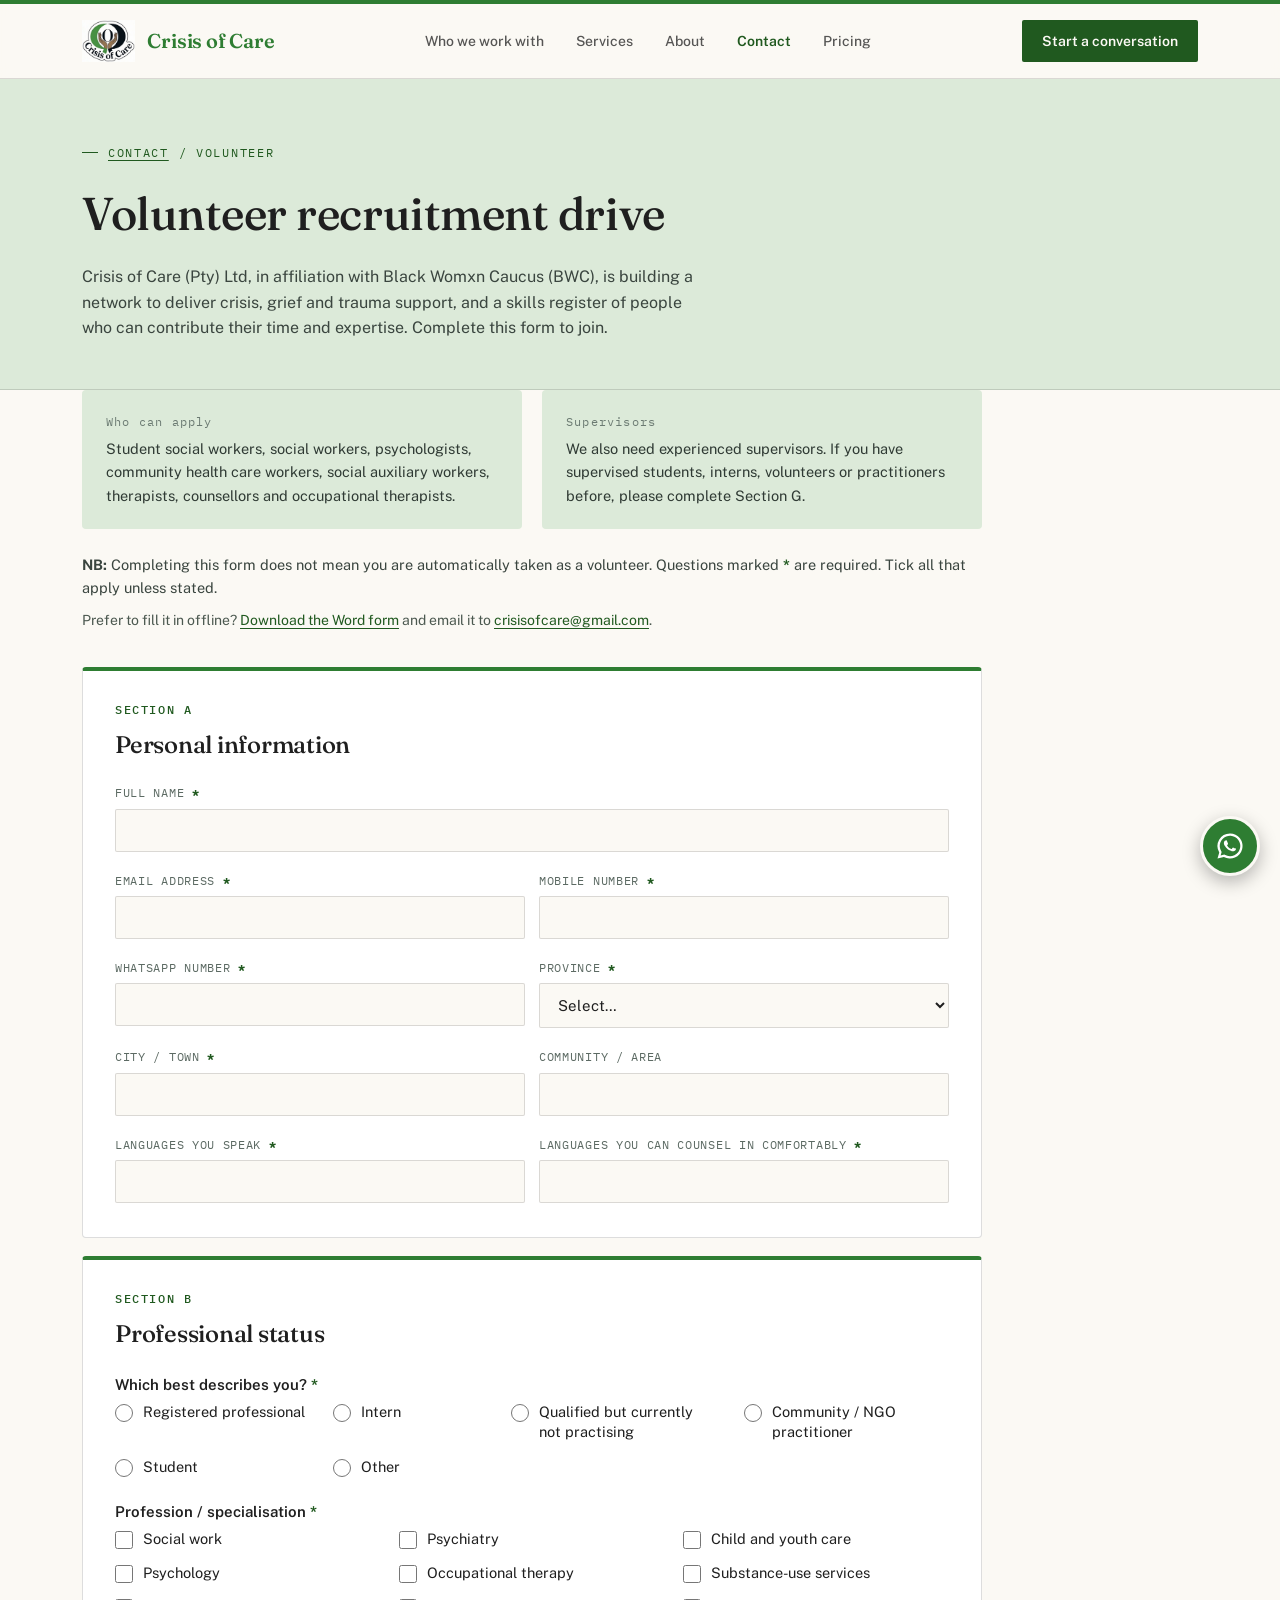
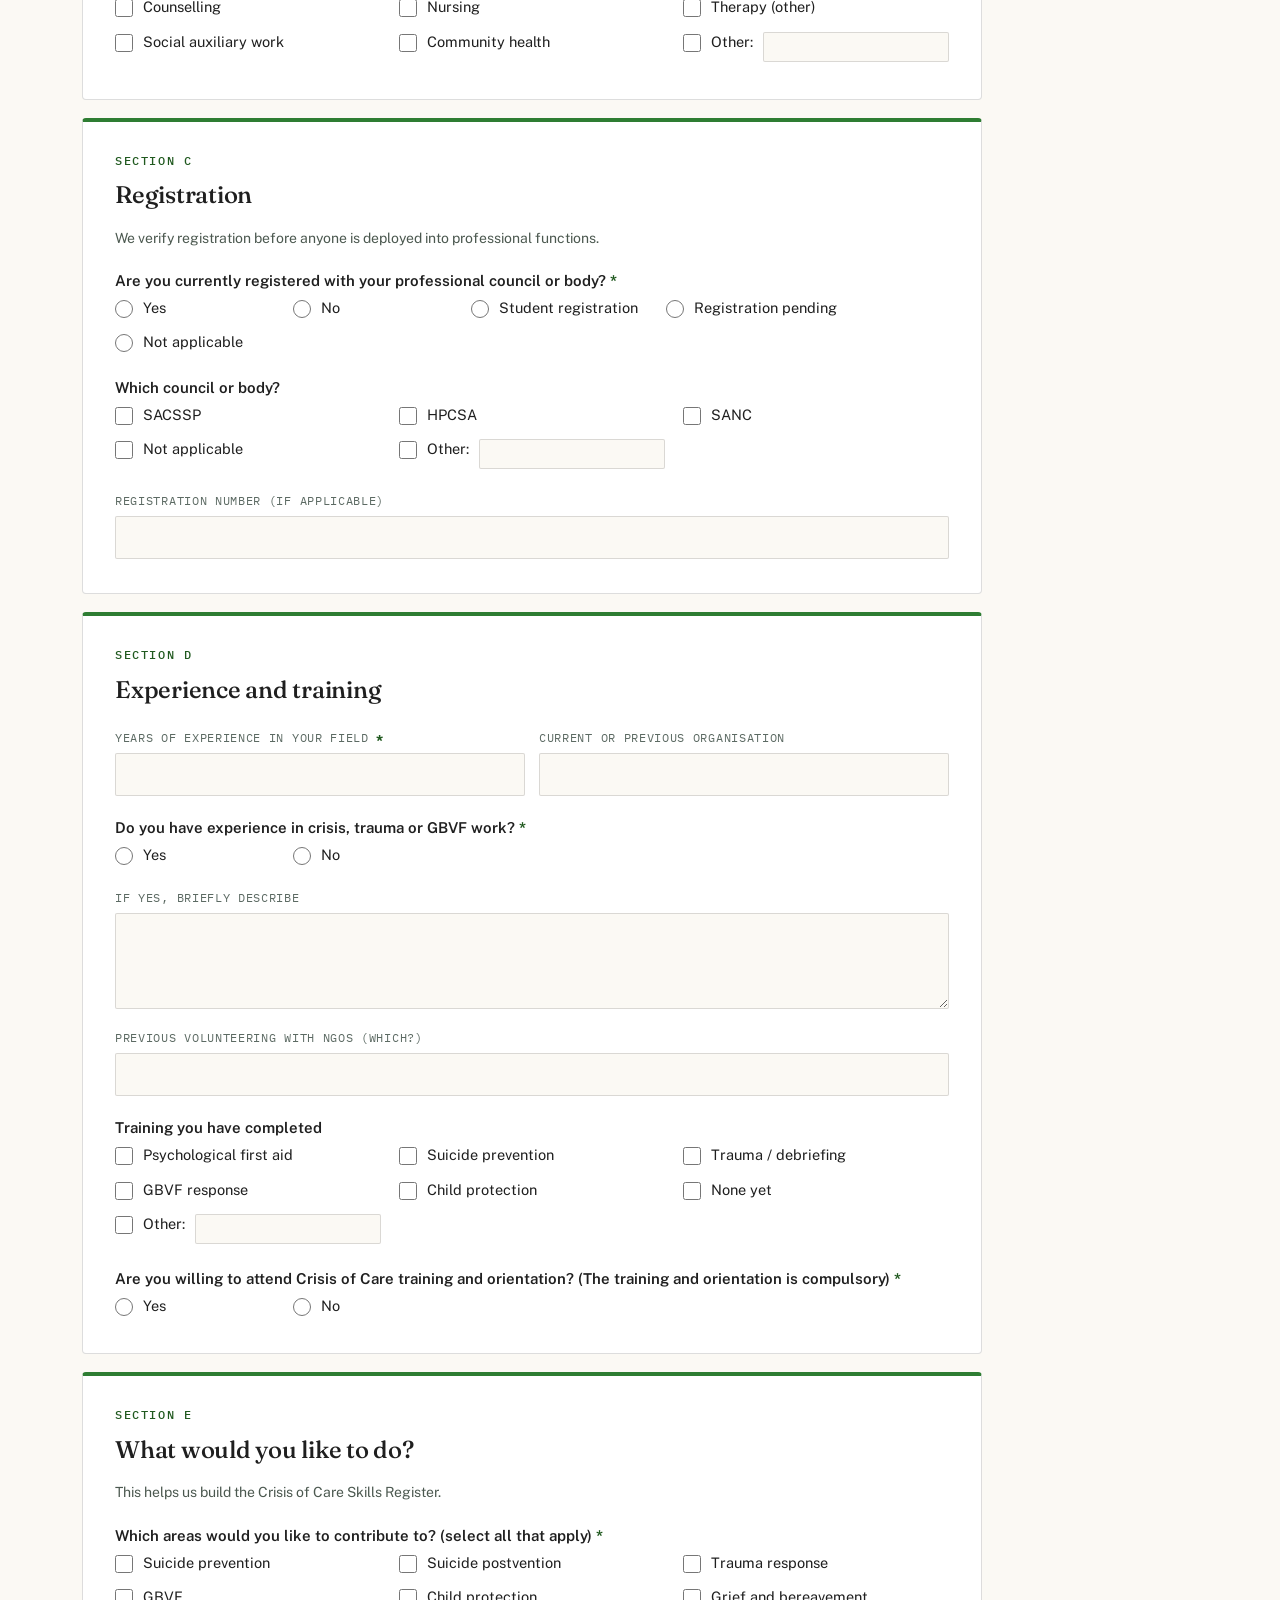
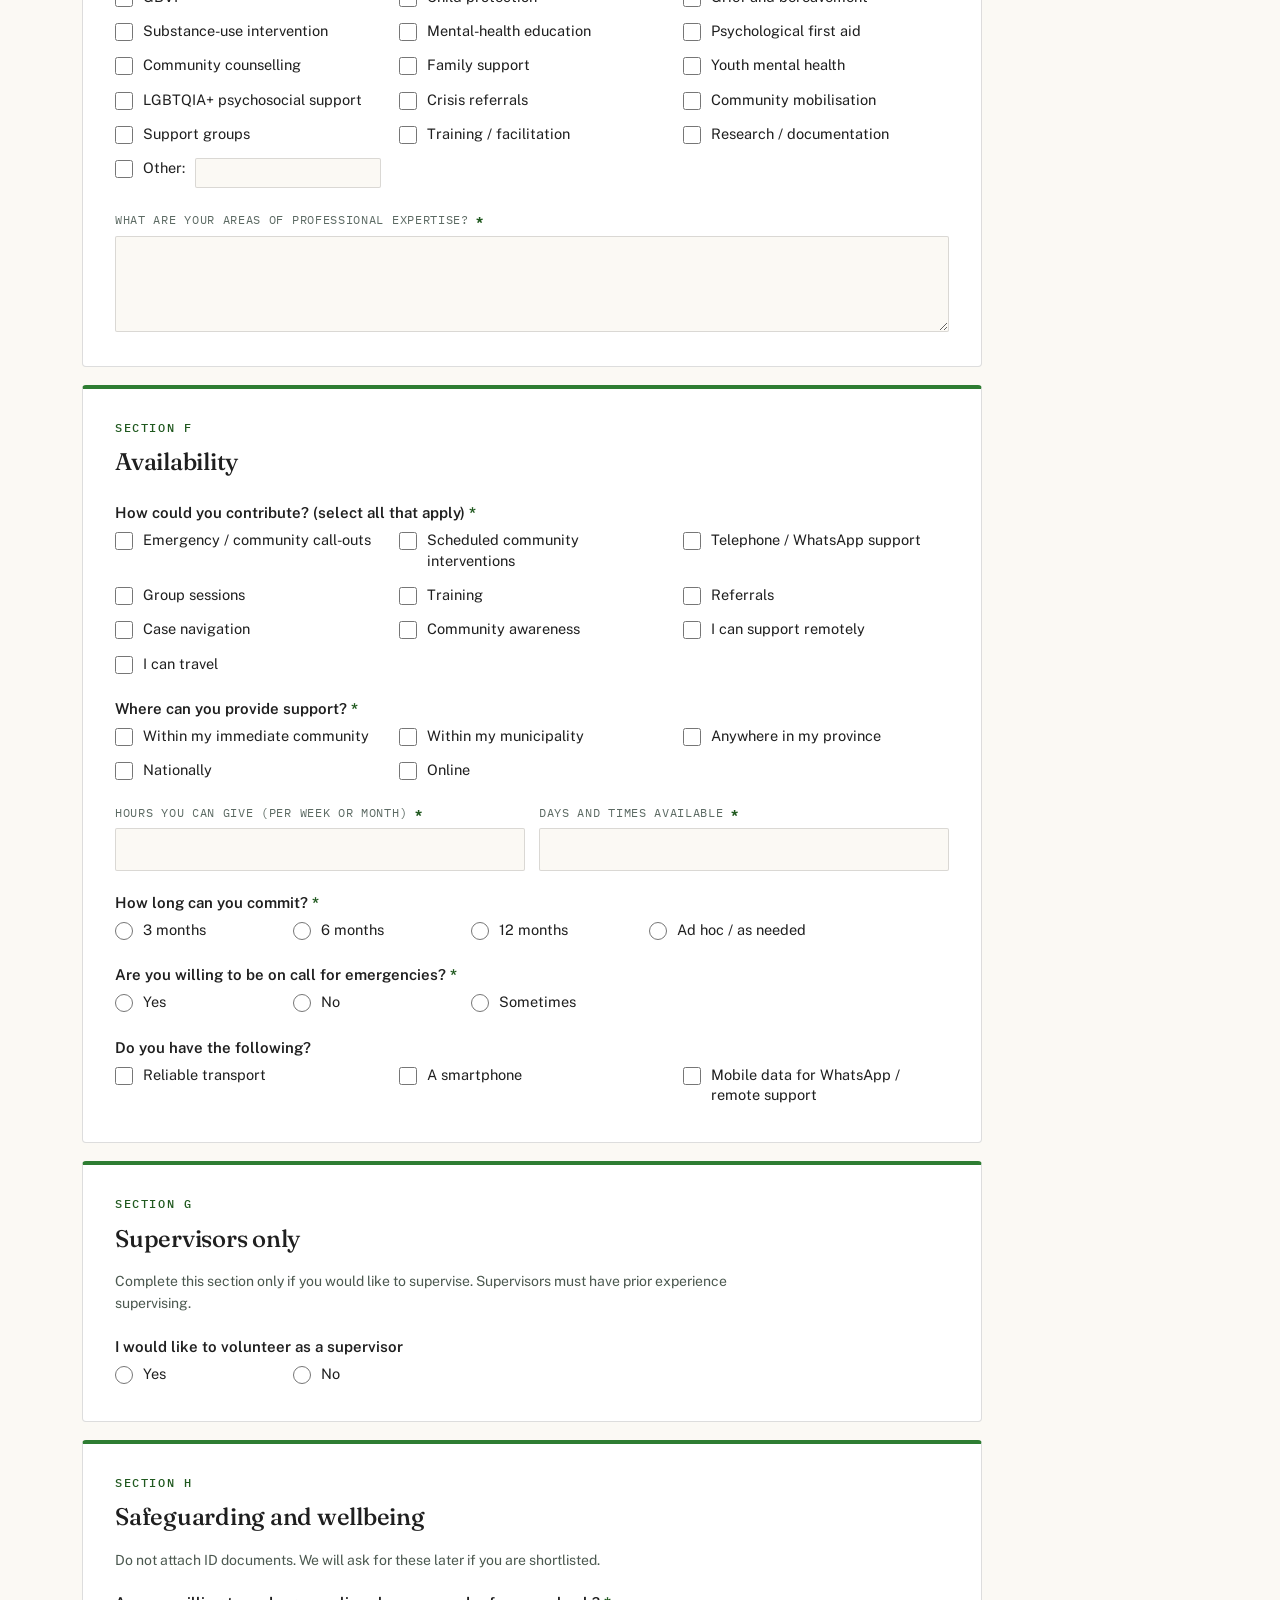
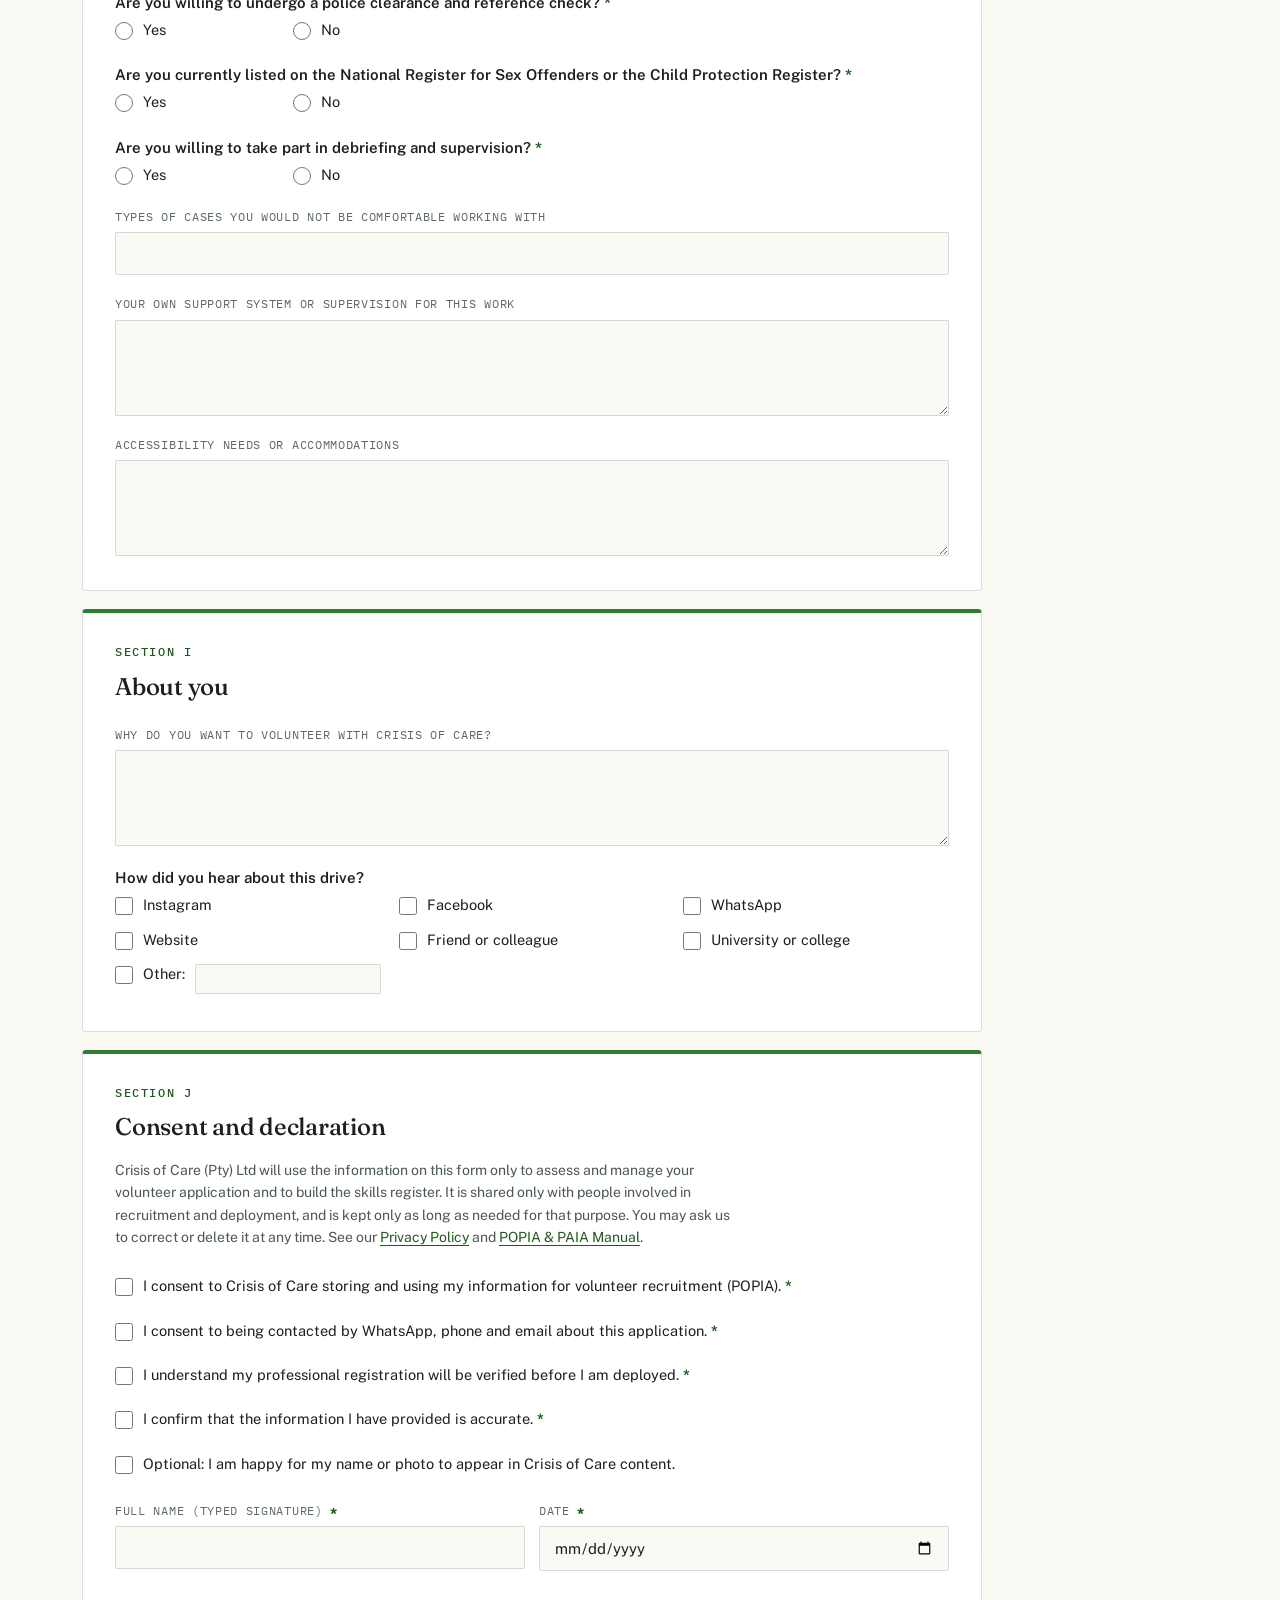
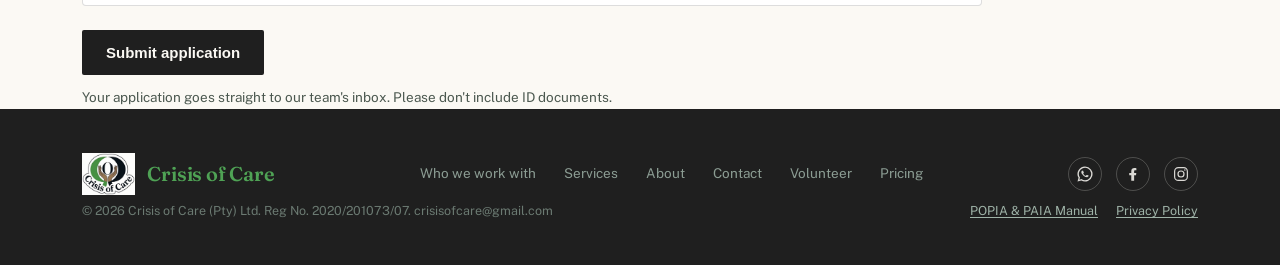
<file: volunteer.html>
<!DOCTYPE html>
<html lang="en">
<head>
<meta charset="UTF-8">
<meta name="viewport" content="width=device-width, initial-scale=1.0">
<title>Volunteer — Crisis of Care</title>
<link rel="preconnect" href="https://fonts.googleapis.com">
<link rel="preconnect" href="https://fonts.gstatic.com" crossorigin>
<link href="https://fonts.googleapis.com/css2?family=Fraunces:opsz,wght@9..144,300;9..144,400;9..144,500;9..144,600&family=Public+Sans:wght@400;500;600&family=IBM+Plex+Mono:wght@400;500&display=swap" rel="stylesheet">
<link rel="stylesheet" href="css/styles.css">
</head>
<body id="top">

<header>
  <nav>
    <a class="logo" href="index.html">
      <img src="assets/logo.png" alt="Crisis of Care logo" class="logo-mark">
      <span class="logo-text">Crisis <span>of</span> Care</span>
    </a>
    <div class="navlinks">
      <a href="index.html#who">Who we work with</a>
      <a href="services.html">Services</a>
      <a href="about.html">About</a>
      <a href="contact.html" class="active">Contact</a>
      <a href="pricing.html">Pricing</a>
    </div>
    <a class="navcta" href="contact.html">Start a conversation</a>
  </nav>
</header>

<main>
  <section class="page-hero">
    <div class="wrap">
      <div class="eyebrow"><a class="crumb" href="contact.html">Contact</a> / Volunteer</div>
      <h1 class="wide">Volunteer recruitment drive</h1>
      <p>Crisis of Care (Pty) Ltd, in affiliation with Black Womxn Caucus (BWC), is building a network to deliver crisis, grief and trauma support, and a skills register of people who can contribute their time and expertise. Complete this form to join.</p>
    </div>
  </section>

  <section class="volunteer">
    <div class="wrap vol-wrap">
      <div class="vol-aside-row">
        <div class="vol-aside">
          <div class="who-num">Who can apply</div>
          <p>Student social workers, social workers, psychologists, community health care workers, social auxiliary workers, therapists, counsellors and occupational therapists.</p>
        </div>
        <div class="vol-aside">
          <div class="who-num">Supervisors</div>
          <p>We also need experienced supervisors. If you have supervised students, interns, volunteers or practitioners before, please complete Section G.</p>
        </div>
      </div>
      <p class="vol-nb"><strong>NB:</strong> Completing this form does not mean you are automatically taken as a volunteer. Questions marked <span class="req">*</span> are required. Tick all that apply unless stated.</p>
      <p class="vol-alt">Prefer to fill it in offline? <a href="assets/documents/CoC_Volunteer_Recruitment_Form.docx" download>Download the Word form</a> and email it to <a href="mailto:crisisofcare@gmail.com">crisisofcare@gmail.com</a>.</p>

      <form id="volunteer-form" name="volunteer" method="POST" data-netlify="true" netlify-honeypot="bot-field">
        <input type="hidden" name="form-name" value="volunteer">
        <p style="display:none"><label>Don't fill this out if you're human: <input name="bot-field"></label></p>
        <section class="vol-section" aria-labelledby="sec-a">
  <h2 id="sec-a"><span class="sec-letter">Section A</span>Personal information</h2>
  
  <div class="field"><label for="full_name">Full name <span class="req" aria-hidden="true">*</span></label><input id="full_name" name="full_name" type="text" required autocomplete="name"></div><div class="field-row"><div class="field"><label for="email">Email address <span class="req" aria-hidden="true">*</span></label><input id="email" name="email" type="email" required autocomplete="email"></div><div class="field"><label for="mobile">Mobile number <span class="req" aria-hidden="true">*</span></label><input id="mobile" name="mobile" type="tel" required autocomplete="tel"></div></div><div class="field-row"><div class="field"><label for="whatsapp">WhatsApp number <span class="req" aria-hidden="true">*</span></label><input id="whatsapp" name="whatsapp" type="tel" required></div><div class="field"><label for="province">Province <span class="req" aria-hidden="true">*</span></label><select id="province" name="province" required><option value="">Select…</option><option>Eastern Cape</option><option>Free State</option><option>Gauteng</option><option>KwaZulu-Natal</option><option>Limpopo</option><option>Mpumalanga</option><option>North West</option><option>Northern Cape</option><option>Western Cape</option></select></div></div><div class="field-row"><div class="field"><label for="city">City / town <span class="req" aria-hidden="true">*</span></label><input id="city" name="city" type="text" required></div><div class="field"><label for="community">Community / area</label><input id="community" name="community" type="text"></div></div><div class="field-row"><div class="field"><label for="languages_spoken">Languages you speak <span class="req" aria-hidden="true">*</span></label><input id="languages_spoken" name="languages_spoken" type="text" required></div><div class="field"><label for="languages_counsel">Languages you can counsel in comfortably <span class="req" aria-hidden="true">*</span></label><input id="languages_counsel" name="languages_counsel" type="text" required></div></div>
</section>
        <section class="vol-section" aria-labelledby="sec-b">
  <h2 id="sec-b"><span class="sec-letter">Section B</span>Professional status</h2>
  
  <fieldset class="group"><legend>Which best describes you? <span class="req" aria-hidden="true">*</span></legend><div class="check-grid check-grid-inline"><label class="check"><input type="radio" name="professional_status" value="Registered professional" required><span>Registered professional</span></label><label class="check"><input type="radio" name="professional_status" value="Intern"><span>Intern</span></label><label class="check"><input type="radio" name="professional_status" value="Qualified but currently not practising"><span>Qualified but currently not practising</span></label><label class="check"><input type="radio" name="professional_status" value="Community / NGO practitioner"><span>Community / NGO practitioner</span></label><label class="check"><input type="radio" name="professional_status" value="Student"><span>Student</span></label><label class="check"><input type="radio" name="professional_status" value="Other"><span>Other</span></label></div></fieldset><fieldset class="group" data-required-group><legend>Profession / specialisation <span class="req" aria-hidden="true">*</span></legend><div class="check-grid"><label class="check"><input type="checkbox" name="profession" value="Social work"><span>Social work</span></label><label class="check"><input type="checkbox" name="profession" value="Psychiatry"><span>Psychiatry</span></label><label class="check"><input type="checkbox" name="profession" value="Child and youth care"><span>Child and youth care</span></label><label class="check"><input type="checkbox" name="profession" value="Psychology"><span>Psychology</span></label><label class="check"><input type="checkbox" name="profession" value="Occupational therapy"><span>Occupational therapy</span></label><label class="check"><input type="checkbox" name="profession" value="Substance-use services"><span>Substance-use services</span></label><label class="check"><input type="checkbox" name="profession" value="Counselling"><span>Counselling</span></label><label class="check"><input type="checkbox" name="profession" value="Nursing"><span>Nursing</span></label><label class="check"><input type="checkbox" name="profession" value="Therapy (other)"><span>Therapy (other)</span></label><label class="check"><input type="checkbox" name="profession" value="Social auxiliary work"><span>Social auxiliary work</span></label><label class="check"><input type="checkbox" name="profession" value="Community health"><span>Community health</span></label><label class="check check-other"><input type="checkbox" name="profession" value="Other"><span>Other:</span><input class="other-input" type="text" name="profession_other" aria-label="Profession / specialisation — other, please specify"></label></div><p class="group-msg" role="alert" hidden>Please choose at least one option.</p></fieldset>
</section>
        <section class="vol-section" aria-labelledby="sec-c">
  <h2 id="sec-c"><span class="sec-letter">Section C</span>Registration</h2>
  <p class="vol-note">We verify registration before anyone is deployed into professional functions.</p>
  <fieldset class="group"><legend>Are you currently registered with your professional council or body? <span class="req" aria-hidden="true">*</span></legend><div class="check-grid check-grid-inline"><label class="check"><input type="radio" name="registered" value="Yes" required><span>Yes</span></label><label class="check"><input type="radio" name="registered" value="No"><span>No</span></label><label class="check"><input type="radio" name="registered" value="Student registration"><span>Student registration</span></label><label class="check"><input type="radio" name="registered" value="Registration pending"><span>Registration pending</span></label><label class="check"><input type="radio" name="registered" value="Not applicable"><span>Not applicable</span></label></div></fieldset><fieldset class="group"><legend>Which council or body?</legend><div class="check-grid"><label class="check"><input type="checkbox" name="council" value="SACSSP"><span>SACSSP</span></label><label class="check"><input type="checkbox" name="council" value="HPCSA"><span>HPCSA</span></label><label class="check"><input type="checkbox" name="council" value="SANC"><span>SANC</span></label><label class="check"><input type="checkbox" name="council" value="Not applicable"><span>Not applicable</span></label><label class="check check-other"><input type="checkbox" name="council" value="Other"><span>Other:</span><input class="other-input" type="text" name="council_other" aria-label="Which council or body? — other, please specify"></label></div><p class="group-msg" role="alert" hidden>Please choose at least one option.</p></fieldset><div class="field"><label for="registration_number">Registration number (if applicable)</label><input id="registration_number" name="registration_number" type="text"></div>
</section>
        <section class="vol-section" aria-labelledby="sec-d">
  <h2 id="sec-d"><span class="sec-letter">Section D</span>Experience and training</h2>
  
  <div class="field-row"><div class="field"><label for="years_experience">Years of experience in your field <span class="req" aria-hidden="true">*</span></label><input id="years_experience" name="years_experience" type="text" required></div><div class="field"><label for="organisation">Current or previous organisation</label><input id="organisation" name="organisation" type="text"></div></div><fieldset class="group"><legend>Do you have experience in crisis, trauma or GBVF work? <span class="req" aria-hidden="true">*</span></legend><div class="check-grid check-grid-inline"><label class="check"><input type="radio" name="crisis_experience" value="Yes" required><span>Yes</span></label><label class="check"><input type="radio" name="crisis_experience" value="No"><span>No</span></label></div></fieldset><div class="field"><label for="crisis_description">If yes, briefly describe</label><textarea id="crisis_description" name="crisis_description" rows="4"></textarea></div><div class="field"><label for="previous_volunteering">Previous volunteering with NGOs (which?)</label><input id="previous_volunteering" name="previous_volunteering" type="text"></div><fieldset class="group"><legend>Training you have completed</legend><div class="check-grid"><label class="check"><input type="checkbox" name="training_completed" value="Psychological first aid"><span>Psychological first aid</span></label><label class="check"><input type="checkbox" name="training_completed" value="Suicide prevention"><span>Suicide prevention</span></label><label class="check"><input type="checkbox" name="training_completed" value="Trauma / debriefing"><span>Trauma / debriefing</span></label><label class="check"><input type="checkbox" name="training_completed" value="GBVF response"><span>GBVF response</span></label><label class="check"><input type="checkbox" name="training_completed" value="Child protection"><span>Child protection</span></label><label class="check"><input type="checkbox" name="training_completed" value="None yet"><span>None yet</span></label><label class="check check-other"><input type="checkbox" name="training_completed" value="Other"><span>Other:</span><input class="other-input" type="text" name="training_completed_other" aria-label="Training you have completed — other, please specify"></label></div><p class="group-msg" role="alert" hidden>Please choose at least one option.</p></fieldset><fieldset class="group"><legend>Are you willing to attend Crisis of Care training and orientation? (The training and orientation is compulsory) <span class="req" aria-hidden="true">*</span></legend><div class="check-grid check-grid-inline"><label class="check"><input type="radio" name="willing_training" value="Yes" required><span>Yes</span></label><label class="check"><input type="radio" name="willing_training" value="No"><span>No</span></label></div></fieldset>
</section>
        <section class="vol-section" aria-labelledby="sec-e">
  <h2 id="sec-e"><span class="sec-letter">Section E</span>What would you like to do?</h2>
  <p class="vol-note">This helps us build the Crisis of Care Skills Register.</p>
  <fieldset class="group" data-required-group><legend>Which areas would you like to contribute to? (select all that apply) <span class="req" aria-hidden="true">*</span></legend><div class="check-grid"><label class="check"><input type="checkbox" name="contribute_areas" value="Suicide prevention"><span>Suicide prevention</span></label><label class="check"><input type="checkbox" name="contribute_areas" value="Suicide postvention"><span>Suicide postvention</span></label><label class="check"><input type="checkbox" name="contribute_areas" value="Trauma response"><span>Trauma response</span></label><label class="check"><input type="checkbox" name="contribute_areas" value="GBVF"><span>GBVF</span></label><label class="check"><input type="checkbox" name="contribute_areas" value="Child protection"><span>Child protection</span></label><label class="check"><input type="checkbox" name="contribute_areas" value="Grief and bereavement"><span>Grief and bereavement</span></label><label class="check"><input type="checkbox" name="contribute_areas" value="Substance-use intervention"><span>Substance-use intervention</span></label><label class="check"><input type="checkbox" name="contribute_areas" value="Mental-health education"><span>Mental-health education</span></label><label class="check"><input type="checkbox" name="contribute_areas" value="Psychological first aid"><span>Psychological first aid</span></label><label class="check"><input type="checkbox" name="contribute_areas" value="Community counselling"><span>Community counselling</span></label><label class="check"><input type="checkbox" name="contribute_areas" value="Family support"><span>Family support</span></label><label class="check"><input type="checkbox" name="contribute_areas" value="Youth mental health"><span>Youth mental health</span></label><label class="check"><input type="checkbox" name="contribute_areas" value="LGBTQIA+ psychosocial support"><span>LGBTQIA+ psychosocial support</span></label><label class="check"><input type="checkbox" name="contribute_areas" value="Crisis referrals"><span>Crisis referrals</span></label><label class="check"><input type="checkbox" name="contribute_areas" value="Community mobilisation"><span>Community mobilisation</span></label><label class="check"><input type="checkbox" name="contribute_areas" value="Support groups"><span>Support groups</span></label><label class="check"><input type="checkbox" name="contribute_areas" value="Training / facilitation"><span>Training / facilitation</span></label><label class="check"><input type="checkbox" name="contribute_areas" value="Research / documentation"><span>Research / documentation</span></label><label class="check check-other"><input type="checkbox" name="contribute_areas" value="Other"><span>Other:</span><input class="other-input" type="text" name="contribute_areas_other" aria-label="Which areas would you like to contribute to? (select all that apply) — other, please specify"></label></div><p class="group-msg" role="alert" hidden>Please choose at least one option.</p></fieldset><div class="field"><label for="expertise">What are your areas of professional expertise? <span class="req" aria-hidden="true">*</span></label><textarea id="expertise" name="expertise" rows="4" required></textarea></div>
</section>
        <section class="vol-section" aria-labelledby="sec-f">
  <h2 id="sec-f"><span class="sec-letter">Section F</span>Availability</h2>
  
  <fieldset class="group" data-required-group><legend>How could you contribute? (select all that apply) <span class="req" aria-hidden="true">*</span></legend><div class="check-grid"><label class="check"><input type="checkbox" name="how_contribute" value="Emergency / community call-outs"><span>Emergency / community call-outs</span></label><label class="check"><input type="checkbox" name="how_contribute" value="Scheduled community interventions"><span>Scheduled community interventions</span></label><label class="check"><input type="checkbox" name="how_contribute" value="Telephone / WhatsApp support"><span>Telephone / WhatsApp support</span></label><label class="check"><input type="checkbox" name="how_contribute" value="Group sessions"><span>Group sessions</span></label><label class="check"><input type="checkbox" name="how_contribute" value="Training"><span>Training</span></label><label class="check"><input type="checkbox" name="how_contribute" value="Referrals"><span>Referrals</span></label><label class="check"><input type="checkbox" name="how_contribute" value="Case navigation"><span>Case navigation</span></label><label class="check"><input type="checkbox" name="how_contribute" value="Community awareness"><span>Community awareness</span></label><label class="check"><input type="checkbox" name="how_contribute" value="I can support remotely"><span>I can support remotely</span></label><label class="check"><input type="checkbox" name="how_contribute" value="I can travel"><span>I can travel</span></label></div><p class="group-msg" role="alert" hidden>Please choose at least one option.</p></fieldset><fieldset class="group" data-required-group><legend>Where can you provide support? <span class="req" aria-hidden="true">*</span></legend><div class="check-grid"><label class="check"><input type="checkbox" name="where_support" value="Within my immediate community"><span>Within my immediate community</span></label><label class="check"><input type="checkbox" name="where_support" value="Within my municipality"><span>Within my municipality</span></label><label class="check"><input type="checkbox" name="where_support" value="Anywhere in my province"><span>Anywhere in my province</span></label><label class="check"><input type="checkbox" name="where_support" value="Nationally"><span>Nationally</span></label><label class="check"><input type="checkbox" name="where_support" value="Online"><span>Online</span></label></div><p class="group-msg" role="alert" hidden>Please choose at least one option.</p></fieldset><div class="field-row"><div class="field"><label for="hours">Hours you can give (per week or month) <span class="req" aria-hidden="true">*</span></label><input id="hours" name="hours" type="text" required></div><div class="field"><label for="days_times">Days and times available <span class="req" aria-hidden="true">*</span></label><input id="days_times" name="days_times" type="text" required></div></div><fieldset class="group"><legend>How long can you commit? <span class="req" aria-hidden="true">*</span></legend><div class="check-grid check-grid-inline"><label class="check"><input type="radio" name="commitment" value="3 months" required><span>3 months</span></label><label class="check"><input type="radio" name="commitment" value="6 months"><span>6 months</span></label><label class="check"><input type="radio" name="commitment" value="12 months"><span>12 months</span></label><label class="check"><input type="radio" name="commitment" value="Ad hoc / as needed"><span>Ad hoc / as needed</span></label></div></fieldset><fieldset class="group"><legend>Are you willing to be on call for emergencies? <span class="req" aria-hidden="true">*</span></legend><div class="check-grid check-grid-inline"><label class="check"><input type="radio" name="on_call" value="Yes" required><span>Yes</span></label><label class="check"><input type="radio" name="on_call" value="No"><span>No</span></label><label class="check"><input type="radio" name="on_call" value="Sometimes"><span>Sometimes</span></label></div></fieldset><fieldset class="group"><legend>Do you have the following?</legend><div class="check-grid"><label class="check"><input type="checkbox" name="resources" value="Reliable transport"><span>Reliable transport</span></label><label class="check"><input type="checkbox" name="resources" value="A smartphone"><span>A smartphone</span></label><label class="check"><input type="checkbox" name="resources" value="Mobile data for WhatsApp / remote support"><span>Mobile data for WhatsApp / remote support</span></label></div><p class="group-msg" role="alert" hidden>Please choose at least one option.</p></fieldset>
</section>
        <section class="vol-section" aria-labelledby="sec-g">
  <h2 id="sec-g"><span class="sec-letter">Section G</span>Supervisors only</h2>
  <p class="vol-note">Complete this section only if you would like to supervise. Supervisors must have prior experience supervising.</p>
  <fieldset class="group"><legend>I would like to volunteer as a supervisor</legend><div class="check-grid check-grid-inline"><label class="check"><input type="radio" name="supervisor" value="Yes"><span>Yes</span></label><label class="check"><input type="radio" name="supervisor" value="No"><span>No</span></label></div></fieldset><div id="supervisor-fields" hidden><div class="field-row"><div class="field"><label for="years_practice">Years in practice</label><input id="years_practice" name="years_practice" type="text"></div><div class="field"><label for="years_supervision">Years of supervision experience</label><input id="years_supervision" name="years_supervision" type="text"></div></div><div class="field-row"><div class="field"><label for="supervisor_registration">Current registration (body and number)</label><input id="supervisor_registration" name="supervisor_registration" type="text"></div><div class="field"><label for="supervisor_accreditation">Supervisor accreditation (if any)</label><input id="supervisor_accreditation" name="supervisor_accreditation" type="text"></div></div><div class="field"><label for="supervisee_capacity">How many supervisees could you take at once?</label><input id="supervisee_capacity" name="supervisee_capacity" type="text"></div><fieldset class="group"><legend>Who have you supervised?</legend><div class="check-grid"><label class="check"><input type="checkbox" name="supervised_who" value="Students"><span>Students</span></label><label class="check"><input type="checkbox" name="supervised_who" value="Interns"><span>Interns</span></label><label class="check"><input type="checkbox" name="supervised_who" value="Volunteers"><span>Volunteers</span></label><label class="check"><input type="checkbox" name="supervised_who" value="Community practitioners"><span>Community practitioners</span></label><label class="check check-other"><input type="checkbox" name="supervised_who" value="Other"><span>Other:</span><input class="other-input" type="text" name="supervised_who_other" aria-label="Who have you supervised? — other, please specify"></label></div><p class="group-msg" role="alert" hidden>Please choose at least one option.</p></fieldset><fieldset class="group"><legend>How do you supervise?</legend><div class="check-grid check-grid-inline"><label class="check"><input type="radio" name="supervision_mode" value="Individually"><span>Individually</span></label><label class="check"><input type="radio" name="supervision_mode" value="In groups"><span>In groups</span></label><label class="check"><input type="radio" name="supervision_mode" value="Both"><span>Both</span></label></div></fieldset><fieldset class="group"><legend>Could you offer debriefing after crisis or trauma work?</legend><div class="check-grid check-grid-inline"><label class="check"><input type="radio" name="offer_debriefing" value="Yes"><span>Yes</span></label><label class="check"><input type="radio" name="offer_debriefing" value="No"><span>No</span></label><label class="check"><input type="radio" name="offer_debriefing" value="With support"><span>With support</span></label></div></fieldset></div>
</section>
        <section class="vol-section" aria-labelledby="sec-h">
  <h2 id="sec-h"><span class="sec-letter">Section H</span>Safeguarding and wellbeing</h2>
  <p class="vol-note">Do not attach ID documents. We will ask for these later if you are shortlisted.</p>
  <fieldset class="group"><legend>Are you willing to undergo a police clearance and reference check? <span class="req" aria-hidden="true">*</span></legend><div class="check-grid check-grid-inline"><label class="check"><input type="radio" name="police_clearance" value="Yes" required><span>Yes</span></label><label class="check"><input type="radio" name="police_clearance" value="No"><span>No</span></label></div></fieldset><fieldset class="group"><legend>Are you currently listed on the National Register for Sex Offenders or the Child Protection Register? <span class="req" aria-hidden="true">*</span></legend><div class="check-grid check-grid-inline"><label class="check"><input type="radio" name="offender_register" value="Yes" required><span>Yes</span></label><label class="check"><input type="radio" name="offender_register" value="No"><span>No</span></label></div></fieldset><fieldset class="group"><legend>Are you willing to take part in debriefing and supervision? <span class="req" aria-hidden="true">*</span></legend><div class="check-grid check-grid-inline"><label class="check"><input type="radio" name="willing_debrief" value="Yes" required><span>Yes</span></label><label class="check"><input type="radio" name="willing_debrief" value="No"><span>No</span></label></div></fieldset><div class="field"><label for="uncomfortable_cases">Types of cases you would not be comfortable working with</label><input id="uncomfortable_cases" name="uncomfortable_cases" type="text"></div><div class="field"><label for="support_system">Your own support system or supervision for this work</label><textarea id="support_system" name="support_system" rows="4"></textarea></div><div class="field"><label for="accessibility">Accessibility needs or accommodations</label><textarea id="accessibility" name="accessibility" rows="4"></textarea></div>
</section>
        <section class="vol-section" aria-labelledby="sec-i">
  <h2 id="sec-i"><span class="sec-letter">Section I</span>About you</h2>
  
  <div class="field"><label for="why_volunteer">Why do you want to volunteer with Crisis of Care?</label><textarea id="why_volunteer" name="why_volunteer" rows="4"></textarea></div><fieldset class="group"><legend>How did you hear about this drive?</legend><div class="check-grid"><label class="check"><input type="checkbox" name="heard_about" value="Instagram"><span>Instagram</span></label><label class="check"><input type="checkbox" name="heard_about" value="Facebook"><span>Facebook</span></label><label class="check"><input type="checkbox" name="heard_about" value="WhatsApp"><span>WhatsApp</span></label><label class="check"><input type="checkbox" name="heard_about" value="Website"><span>Website</span></label><label class="check"><input type="checkbox" name="heard_about" value="Friend or colleague"><span>Friend or colleague</span></label><label class="check"><input type="checkbox" name="heard_about" value="University or college"><span>University or college</span></label><label class="check check-other"><input type="checkbox" name="heard_about" value="Other"><span>Other:</span><input class="other-input" type="text" name="heard_about_other" aria-label="How did you hear about this drive? — other, please specify"></label></div><p class="group-msg" role="alert" hidden>Please choose at least one option.</p></fieldset>
</section>
        <section class="vol-section" aria-labelledby="sec-j">
  <h2 id="sec-j"><span class="sec-letter">Section J</span>Consent and declaration</h2>
  <p class="vol-note">Crisis of Care (Pty) Ltd will use the information on this form only to assess and manage your volunteer application and to build the skills register. It is shared only with people involved in recruitment and deployment, and is kept only as long as needed for that purpose. You may ask us to correct or delete it at any time. See our <a href="assets/documents/COC_Website_Privacy_Policy.pdf" target="_blank" rel="noopener">Privacy Policy</a> and <a href="assets/documents/COC_POPIA_PAIA_Manual.pdf" target="_blank" rel="noopener">POPIA &amp; PAIA Manual</a>.</p>
  <div class="consent-list"><label class="check consent"><input type="checkbox" name="consent_popia" value="Yes" required><span>I consent to Crisis of Care storing and using my information for volunteer recruitment (POPIA). <span class="req" aria-hidden="true">*</span></span></label><label class="check consent"><input type="checkbox" name="consent_contact" value="Yes" required><span>I consent to being contacted by WhatsApp, phone and email about this application. <span class="req" aria-hidden="true">*</span></span></label><label class="check consent"><input type="checkbox" name="consent_verify" value="Yes" required><span>I understand my professional registration will be verified before I am deployed. <span class="req" aria-hidden="true">*</span></span></label><label class="check consent"><input type="checkbox" name="consent_accurate" value="Yes" required><span>I confirm that the information I have provided is accurate. <span class="req" aria-hidden="true">*</span></span></label><label class="check consent"><input type="checkbox" name="consent_media" value="Yes"><span>Optional: I am happy for my name or photo to appear in Crisis of Care content.</span></label></div><div class="field-row"><div class="field"><label for="signature">Full name (typed signature) <span class="req" aria-hidden="true">*</span></label><input id="signature" name="signature" type="text" required></div><div class="field"><label for="signed_date">Date <span class="req" aria-hidden="true">*</span></label><input id="signed_date" name="signed_date" type="date" required></div></div>
</section>
        <div class="vol-submit">
          <button type="submit">Submit application</button>
          <p class="form-status" role="status" aria-live="polite">Your application goes straight to our team's inbox. Please don't include ID documents.</p>
        </div>
      </form>
    </div>
  </section>

</main>

<footer>
  <div class="wrap">
    <a class="logo" href="index.html">
      <img src="assets/logo.png" alt="Crisis of Care logo" class="logo-mark">
      <span class="logo-text">Crisis <span>of</span> Care</span>
    </a>
    <div class="foot-links">
      <a href="index.html#who">Who we work with</a>
      <a href="services.html">Services</a>
      <a href="about.html">About</a>
      <a href="contact.html">Contact</a>
      <a href="volunteer.html">Volunteer</a>
      <a href="pricing.html">Pricing</a>
    </div>
    <div class="foot-social">
      <a href="https://wa.me/27694228066" target="_blank" rel="noopener" aria-label="WhatsApp">
        <svg viewBox="0 0 24 24" width="18" height="18" fill="currentColor" aria-hidden="true"><path d="M12 2a10 10 0 0 0-8.6 15.1L2 22l5.1-1.3A10 10 0 1 0 12 2Zm0 18.2a8.2 8.2 0 0 1-4.2-1.2l-.3-.2-3 .8.8-2.9-.2-.3A8.2 8.2 0 1 1 12 20.2Zm4.5-6.1c-.2-.1-1.5-.7-1.7-.8-.2-.1-.4-.1-.6.1-.2.2-.7.8-.8.9-.2.2-.3.2-.5.1-.2-.1-1-.4-1.9-1.2-.7-.6-1.2-1.4-1.3-1.6-.1-.2 0-.4.1-.5.1-.1.2-.3.4-.4.1-.1.2-.2.2-.4.1-.1 0-.3 0-.4 0-.1-.6-1.5-.8-2-.2-.5-.4-.4-.6-.4h-.5c-.2 0-.4.1-.6.3-.2.2-.8.8-.8 1.9s.8 2.2 1 2.4c.1.2 1.6 2.5 4 3.5.6.2 1 .4 1.3.5.6.2 1.1.1 1.5.1.5-.1 1.5-.6 1.7-1.2.2-.6.2-1.1.1-1.2-.1-.1-.2-.2-.4-.3Z"/></svg>
      </a>
      <a href="https://www.facebook.com/CrisisofCare" target="_blank" rel="noopener" aria-label="Facebook">
        <svg viewBox="0 0 24 24" width="18" height="18" fill="currentColor" aria-hidden="true"><path d="M13.5 21v-7.5H16l.4-3H13.5V8.4c0-.9.2-1.5 1.5-1.5H16.5V4.2C16.2 4.2 15.1 4 13.9 4c-2.5 0-4.2 1.5-4.2 4.3V10.5H7v3h2.7V21h3.8Z"/></svg>
      </a>
      <a href="https://www.instagram.com/crisisofcare_" target="_blank" rel="noopener" aria-label="Instagram">
        <svg viewBox="0 0 24 24" width="18" height="18" fill="none" aria-hidden="true"><rect x="3.5" y="3.5" width="17" height="17" rx="5" stroke="currentColor" stroke-width="1.6"/><circle cx="12" cy="12" r="4" stroke="currentColor" stroke-width="1.6"/><circle cx="17.2" cy="6.8" r="1" fill="currentColor"/></svg>
      </a>
    </div>
  </div>
  <div class="wrap foot-legal">
    <span>© 2026 Crisis of Care (Pty) Ltd. Reg No. 2020/201073/07. crisisofcare@gmail.com</span>
    <span class="foot-legal-docs">
      <a href="assets/documents/COC_POPIA_PAIA_Manual.pdf" target="_blank" rel="noopener">POPIA &amp; PAIA Manual</a>
      <a href="assets/documents/COC_Website_Privacy_Policy.pdf" target="_blank" rel="noopener">Privacy Policy</a>
    </span>
  </div>
</footer>

<a class="wa-float" href="https://wa.me/27694228066" target="_blank" rel="noopener" aria-label="Chat with the Crisis of Care WhatsApp helpline">
  <span class="wa-label">WhatsApp helpline</span>
  <span class="wa-icon"><svg viewBox="0 0 24 24" width="30" height="30" fill="currentColor" aria-hidden="true"><path d="M12 2a10 10 0 0 0-8.6 15.1L2 22l5.1-1.3A10 10 0 1 0 12 2Zm0 18.2a8.2 8.2 0 0 1-4.2-1.2l-.3-.2-3 .8.8-2.9-.2-.3A8.2 8.2 0 1 1 12 20.2Zm4.5-6.1c-.2-.1-1.5-.7-1.7-.8-.2-.1-.4-.1-.6.1-.2.2-.7.8-.8.9-.2.2-.3.2-.5.1-.2-.1-1-.4-1.9-1.2-.7-.6-1.2-1.4-1.3-1.6-.1-.2 0-.4.1-.5.1-.1.2-.3.4-.4.1-.1.2-.2.2-.4.1-.1 0-.3 0-.4 0-.1-.6-1.5-.8-2-.2-.5-.4-.4-.6-.4h-.5c-.2 0-.4.1-.6.3-.2.2-.8.8-.8 1.9s.8 2.2 1 2.4c.1.2 1.6 2.5 4 3.5.6.2 1 .4 1.3.5.6.2 1.1.1 1.5.1.5-.1 1.5-.6 1.7-1.2.2-.6.2-1.1.1-1.2-.1-.1-.2-.2-.4-.3Z"/></svg></span>
</a>

<script src="js/main.js"></script>
</body>
</html>
</file>
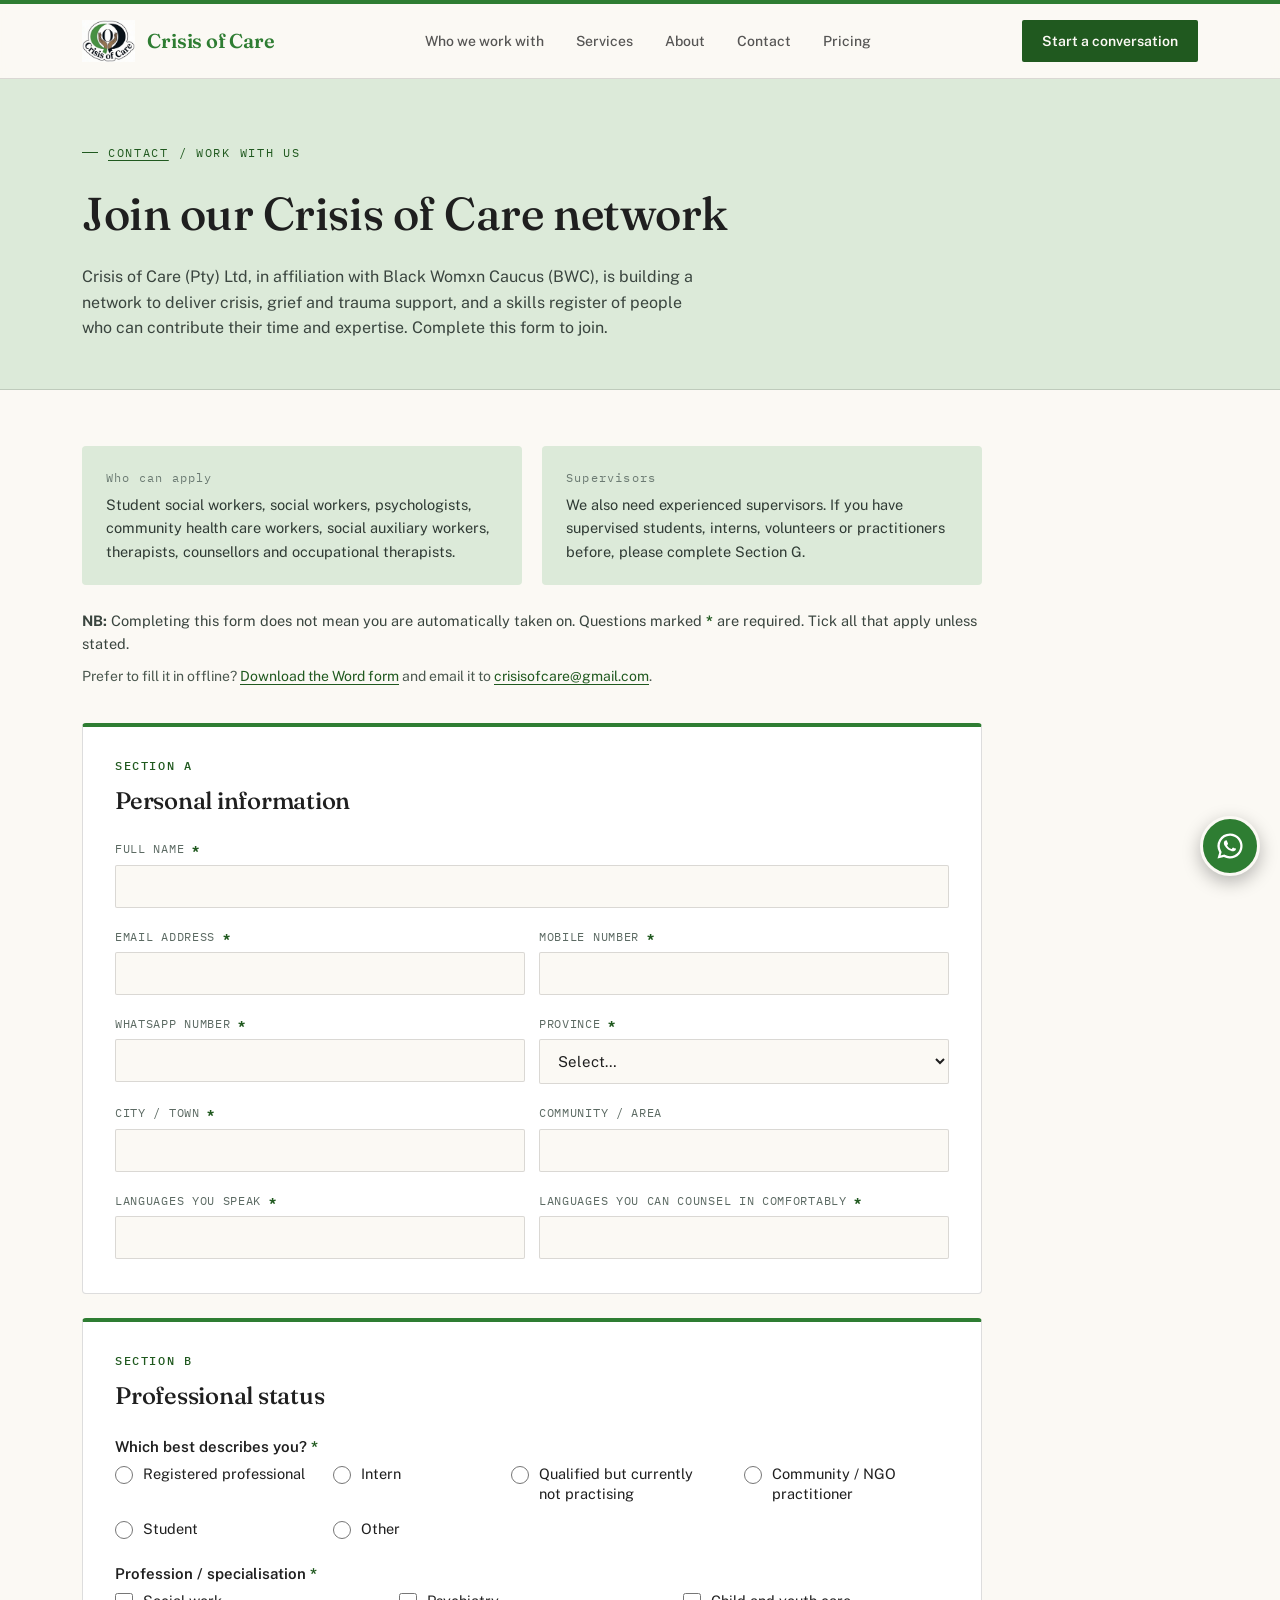
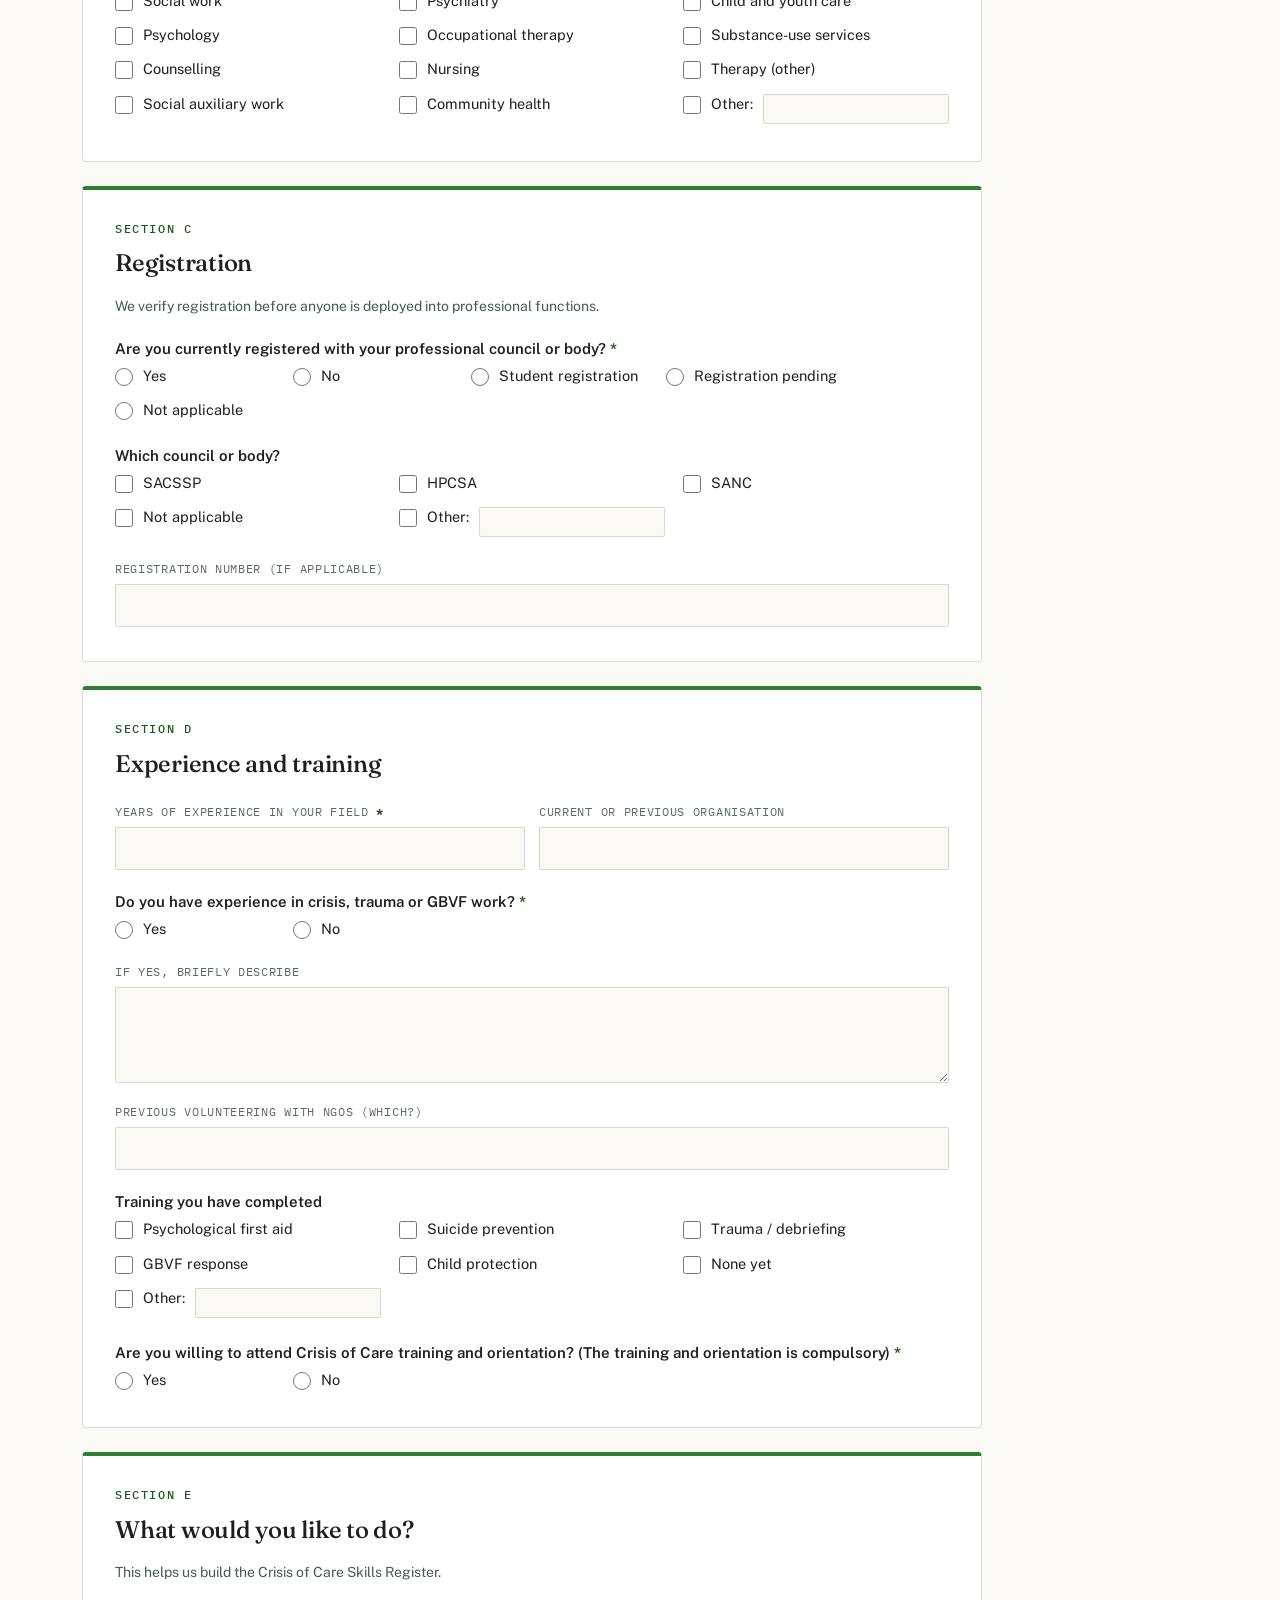
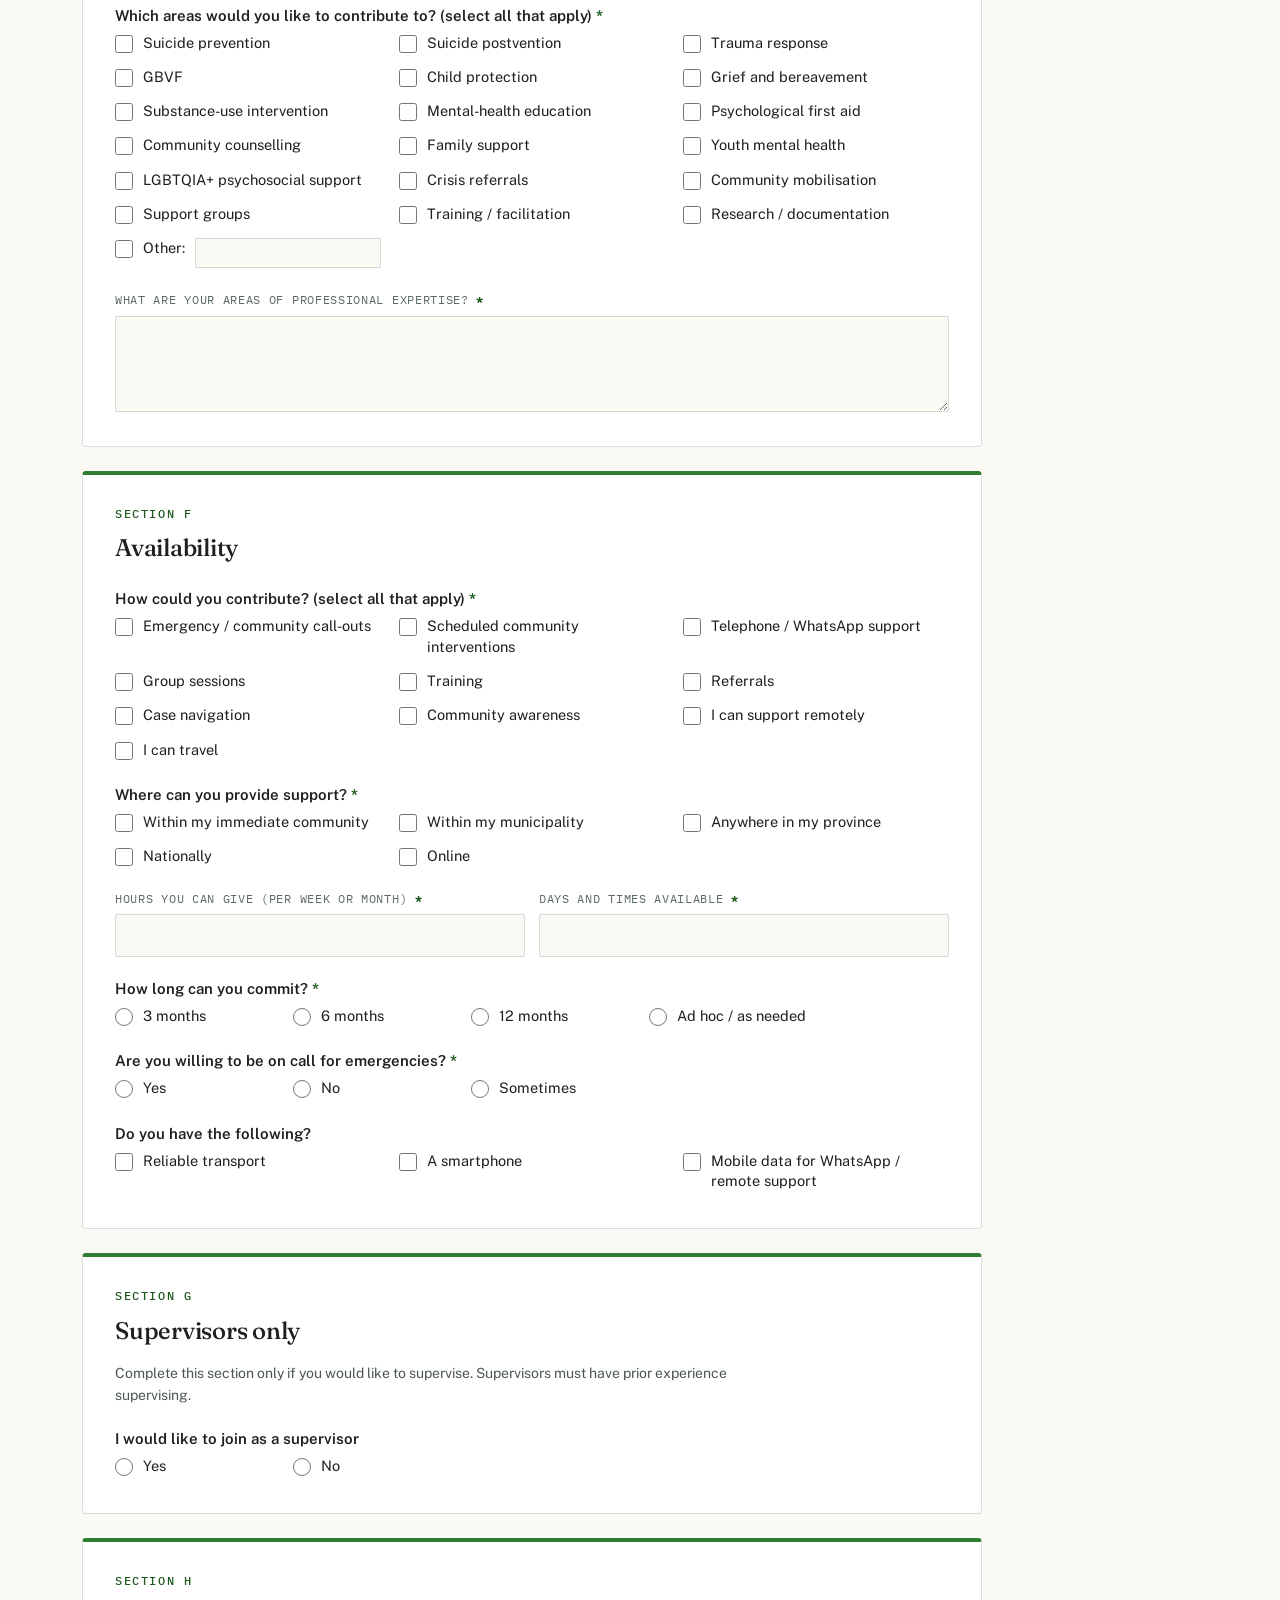
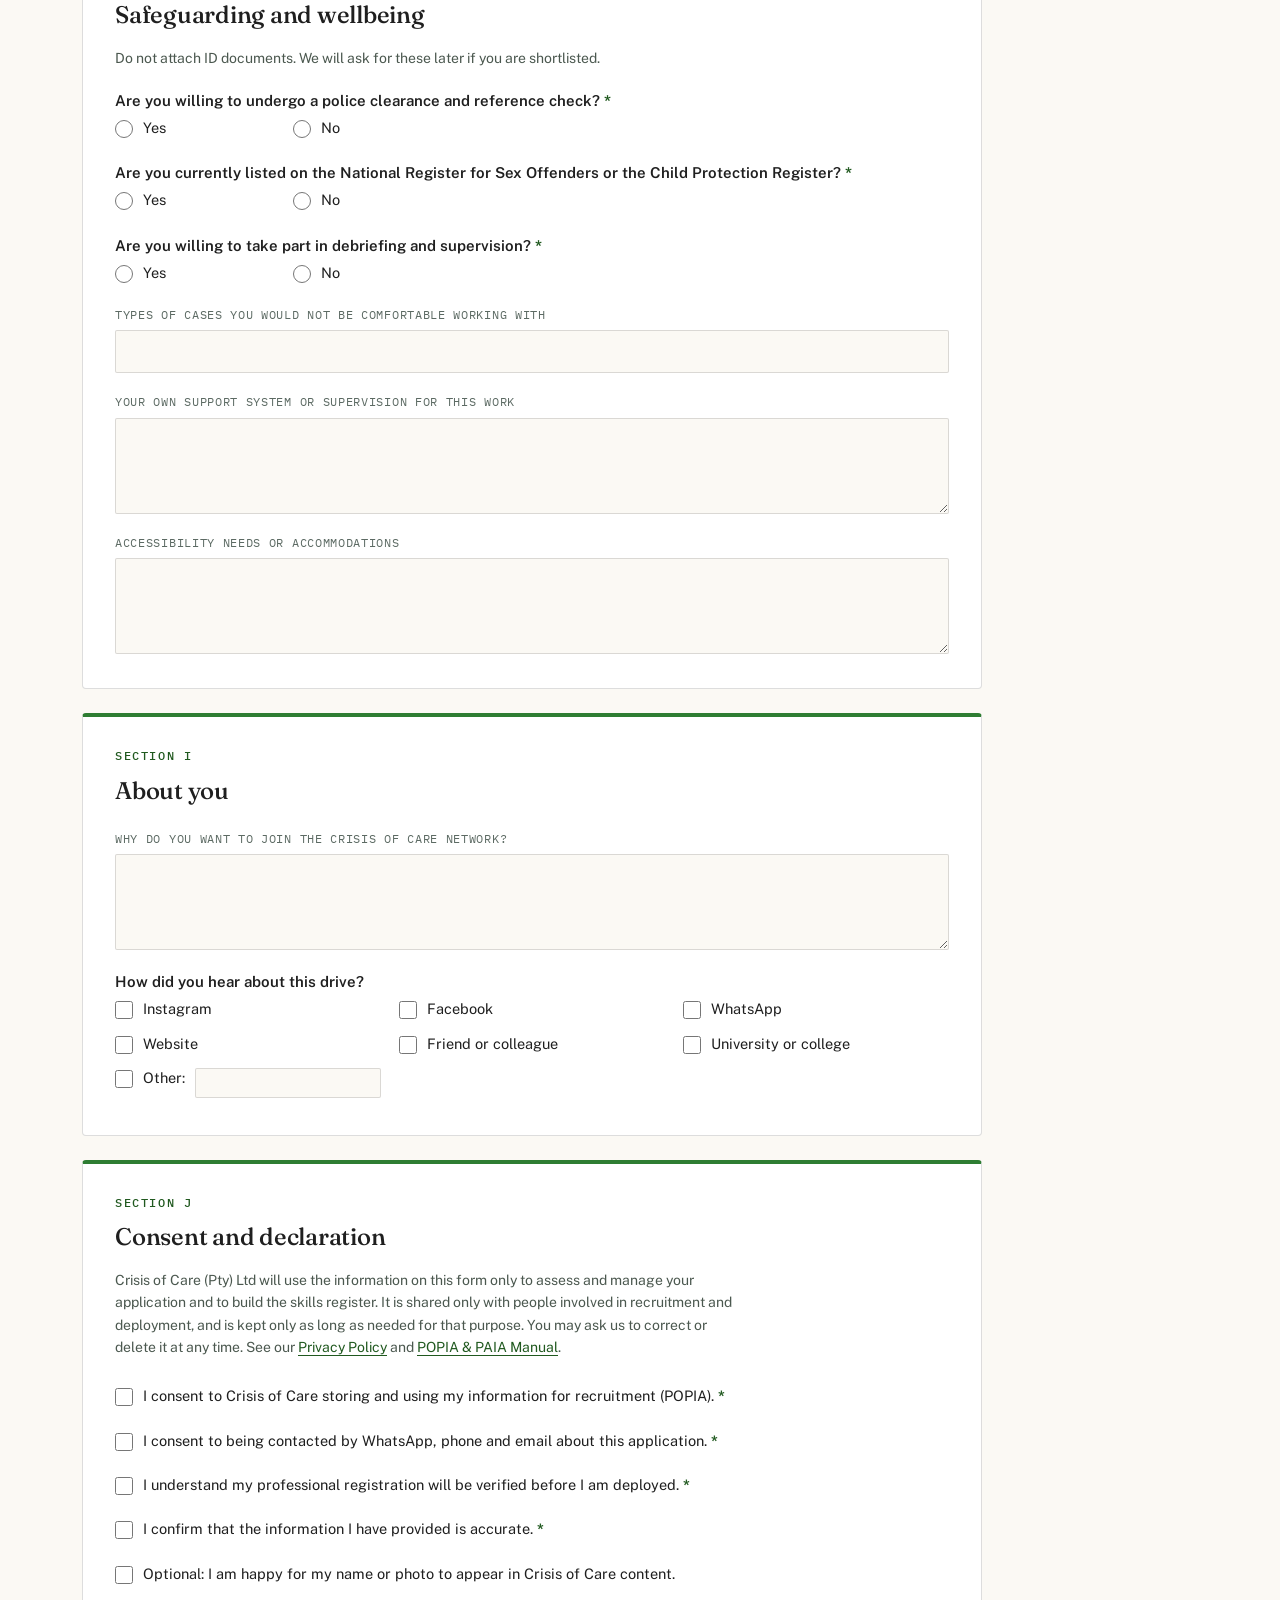
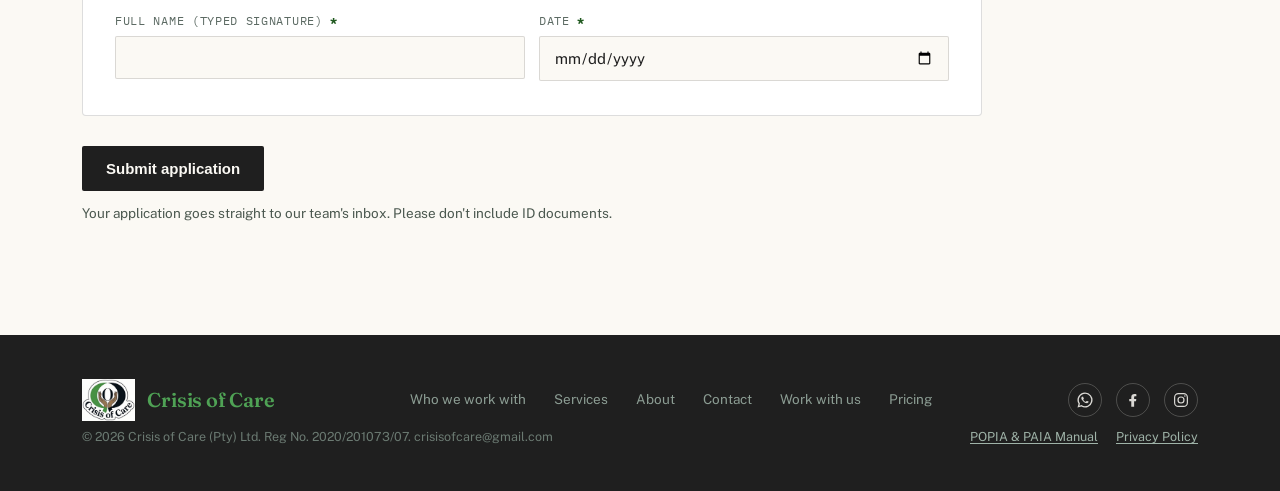
<file: work-with-us.html>
<!DOCTYPE html>
<html lang="en">
<head>
<meta charset="UTF-8">
<meta name="viewport" content="width=device-width, initial-scale=1.0">
<title>Join Our Counsellor &amp; Social Worker Network | Crisis of Care</title>
<meta name="description" content="Counsellors, social workers, psychologists and other practitioners: join the Crisis of Care network for crisis, grief and trauma support. Apply online.">
<link rel="preconnect" href="https://fonts.googleapis.com">
<link rel="preconnect" href="https://fonts.gstatic.com" crossorigin>
<link href="https://fonts.googleapis.com/css2?family=Fraunces:opsz,wght@9..144,300;9..144,400;9..144,500;9..144,600&family=Public+Sans:wght@400;500;600&family=IBM+Plex+Mono:wght@400;500&display=swap" rel="stylesheet">
<link rel="stylesheet" href="css/styles.css">
</head>
<body id="top">

<header id="site-header"></header>
<script src="js/nav.js"></script>

<main>
  <section class="page-hero">
    <div class="wrap">
      <div class="eyebrow"><a class="crumb" href="contact.html">Contact</a> / Work with us</div>
      <h1 class="wide">Join our Crisis of Care network</h1>
      <p>Crisis of Care (Pty) Ltd, in affiliation with Black Womxn Caucus (BWC), is building a network to deliver crisis, grief and trauma support, and a skills register of people who can contribute their time and expertise. Complete this form to join.</p>
    </div>
  </section>

  <section class="join-section">
    <div class="wrap vol-wrap">
      <div class="vol-aside-row">
        <div class="vol-aside">
          <div class="who-num">Who can apply</div>
          <p>Student social workers, social workers, psychologists, community health care workers, social auxiliary workers, therapists, counsellors and occupational therapists.</p>
        </div>
        <div class="vol-aside">
          <div class="who-num">Supervisors</div>
          <p>We also need experienced supervisors. If you have supervised students, interns, volunteers or practitioners before, please complete Section G.</p>
        </div>
      </div>
      <p class="vol-nb"><strong>NB:</strong> Completing this form does not mean you are automatically taken on. Questions marked <span class="req">*</span> are required. Tick all that apply unless stated.</p>
      <p class="vol-alt">Prefer to fill it in offline? <a href="assets/documents/CoC_Join_Our_Network_Application_Form.docx" download>Download the Word form</a> and email it to <a href="mailto:crisisofcare@gmail.com">crisisofcare@gmail.com</a>.</p>

      <form id="join-form" name="join-network" method="POST" data-netlify="true" netlify-honeypot="bot-field">
        <input type="hidden" name="form-name" value="join-network">
        <p style="display:none"><label>Don't fill this out if you're human: <input name="bot-field"></label></p>
        <section class="vol-section" aria-labelledby="sec-a">
  <h2 id="sec-a"><span class="sec-letter">Section A</span>Personal information</h2>
  
  <div class="field"><label for="full_name">Full name <span class="req" aria-hidden="true">*</span></label><input id="full_name" name="full_name" type="text" required autocomplete="name"></div><div class="field-row"><div class="field"><label for="email">Email address <span class="req" aria-hidden="true">*</span></label><input id="email" name="email" type="email" required autocomplete="email"></div><div class="field"><label for="mobile">Mobile number <span class="req" aria-hidden="true">*</span></label><input id="mobile" name="mobile" type="tel" required autocomplete="tel"></div></div><div class="field-row"><div class="field"><label for="whatsapp">WhatsApp number <span class="req" aria-hidden="true">*</span></label><input id="whatsapp" name="whatsapp" type="tel" required></div><div class="field"><label for="province">Province <span class="req" aria-hidden="true">*</span></label><select id="province" name="province" required><option value="">Select…</option><option>Eastern Cape</option><option>Free State</option><option>Gauteng</option><option>KwaZulu-Natal</option><option>Limpopo</option><option>Mpumalanga</option><option>North West</option><option>Northern Cape</option><option>Western Cape</option></select></div></div><div class="field-row"><div class="field"><label for="city">City / town <span class="req" aria-hidden="true">*</span></label><input id="city" name="city" type="text" required></div><div class="field"><label for="community">Community / area</label><input id="community" name="community" type="text"></div></div><div class="field-row"><div class="field"><label for="languages_spoken">Languages you speak <span class="req" aria-hidden="true">*</span></label><input id="languages_spoken" name="languages_spoken" type="text" required></div><div class="field"><label for="languages_counsel">Languages you can counsel in comfortably <span class="req" aria-hidden="true">*</span></label><input id="languages_counsel" name="languages_counsel" type="text" required></div></div>
</section>
        <section class="vol-section" aria-labelledby="sec-b">
  <h2 id="sec-b"><span class="sec-letter">Section B</span>Professional status</h2>
  
  <fieldset class="group"><legend>Which best describes you? <span class="req" aria-hidden="true">*</span></legend><div class="check-grid check-grid-inline"><label class="check"><input type="radio" name="professional_status" value="Registered professional" required><span>Registered professional</span></label><label class="check"><input type="radio" name="professional_status" value="Intern"><span>Intern</span></label><label class="check"><input type="radio" name="professional_status" value="Qualified but currently not practising"><span>Qualified but currently not practising</span></label><label class="check"><input type="radio" name="professional_status" value="Community / NGO practitioner"><span>Community / NGO practitioner</span></label><label class="check"><input type="radio" name="professional_status" value="Student"><span>Student</span></label><label class="check"><input type="radio" name="professional_status" value="Other"><span>Other</span></label></div></fieldset><fieldset class="group" data-required-group><legend>Profession / specialisation <span class="req" aria-hidden="true">*</span></legend><div class="check-grid"><label class="check"><input type="checkbox" name="profession" value="Social work"><span>Social work</span></label><label class="check"><input type="checkbox" name="profession" value="Psychiatry"><span>Psychiatry</span></label><label class="check"><input type="checkbox" name="profession" value="Child and youth care"><span>Child and youth care</span></label><label class="check"><input type="checkbox" name="profession" value="Psychology"><span>Psychology</span></label><label class="check"><input type="checkbox" name="profession" value="Occupational therapy"><span>Occupational therapy</span></label><label class="check"><input type="checkbox" name="profession" value="Substance-use services"><span>Substance-use services</span></label><label class="check"><input type="checkbox" name="profession" value="Counselling"><span>Counselling</span></label><label class="check"><input type="checkbox" name="profession" value="Nursing"><span>Nursing</span></label><label class="check"><input type="checkbox" name="profession" value="Therapy (other)"><span>Therapy (other)</span></label><label class="check"><input type="checkbox" name="profession" value="Social auxiliary work"><span>Social auxiliary work</span></label><label class="check"><input type="checkbox" name="profession" value="Community health"><span>Community health</span></label><label class="check check-other"><input type="checkbox" name="profession" value="Other"><span>Other:</span><input class="other-input" type="text" name="profession_other" aria-label="Profession / specialisation — other, please specify"></label></div><p class="group-msg" role="alert" hidden>Please choose at least one option.</p></fieldset>
</section>
        <section class="vol-section" aria-labelledby="sec-c">
  <h2 id="sec-c"><span class="sec-letter">Section C</span>Registration</h2>
  <p class="vol-note">We verify registration before anyone is deployed into professional functions.</p>
  <fieldset class="group"><legend>Are you currently registered with your professional council or body? <span class="req" aria-hidden="true">*</span></legend><div class="check-grid check-grid-inline"><label class="check"><input type="radio" name="registered" value="Yes" required><span>Yes</span></label><label class="check"><input type="radio" name="registered" value="No"><span>No</span></label><label class="check"><input type="radio" name="registered" value="Student registration"><span>Student registration</span></label><label class="check"><input type="radio" name="registered" value="Registration pending"><span>Registration pending</span></label><label class="check"><input type="radio" name="registered" value="Not applicable"><span>Not applicable</span></label></div></fieldset><fieldset class="group"><legend>Which council or body?</legend><div class="check-grid"><label class="check"><input type="checkbox" name="council" value="SACSSP"><span>SACSSP</span></label><label class="check"><input type="checkbox" name="council" value="HPCSA"><span>HPCSA</span></label><label class="check"><input type="checkbox" name="council" value="SANC"><span>SANC</span></label><label class="check"><input type="checkbox" name="council" value="Not applicable"><span>Not applicable</span></label><label class="check check-other"><input type="checkbox" name="council" value="Other"><span>Other:</span><input class="other-input" type="text" name="council_other" aria-label="Which council or body? — other, please specify"></label></div><p class="group-msg" role="alert" hidden>Please choose at least one option.</p></fieldset><div class="field"><label for="registration_number">Registration number (if applicable)</label><input id="registration_number" name="registration_number" type="text"></div>
</section>
        <section class="vol-section" aria-labelledby="sec-d">
  <h2 id="sec-d"><span class="sec-letter">Section D</span>Experience and training</h2>
  
  <div class="field-row"><div class="field"><label for="years_experience">Years of experience in your field <span class="req" aria-hidden="true">*</span></label><input id="years_experience" name="years_experience" type="text" required></div><div class="field"><label for="organisation">Current or previous organisation</label><input id="organisation" name="organisation" type="text"></div></div><fieldset class="group"><legend>Do you have experience in crisis, trauma or GBVF work? <span class="req" aria-hidden="true">*</span></legend><div class="check-grid check-grid-inline"><label class="check"><input type="radio" name="crisis_experience" value="Yes" required><span>Yes</span></label><label class="check"><input type="radio" name="crisis_experience" value="No"><span>No</span></label></div></fieldset><div class="field"><label for="crisis_description">If yes, briefly describe</label><textarea id="crisis_description" name="crisis_description" rows="4"></textarea></div><div class="field"><label for="previous_volunteering">Previous volunteering with NGOs (which?)</label><input id="previous_volunteering" name="previous_volunteering" type="text"></div><fieldset class="group"><legend>Training you have completed</legend><div class="check-grid"><label class="check"><input type="checkbox" name="training_completed" value="Psychological first aid"><span>Psychological first aid</span></label><label class="check"><input type="checkbox" name="training_completed" value="Suicide prevention"><span>Suicide prevention</span></label><label class="check"><input type="checkbox" name="training_completed" value="Trauma / debriefing"><span>Trauma / debriefing</span></label><label class="check"><input type="checkbox" name="training_completed" value="GBVF response"><span>GBVF response</span></label><label class="check"><input type="checkbox" name="training_completed" value="Child protection"><span>Child protection</span></label><label class="check"><input type="checkbox" name="training_completed" value="None yet"><span>None yet</span></label><label class="check check-other"><input type="checkbox" name="training_completed" value="Other"><span>Other:</span><input class="other-input" type="text" name="training_completed_other" aria-label="Training you have completed — other, please specify"></label></div><p class="group-msg" role="alert" hidden>Please choose at least one option.</p></fieldset><fieldset class="group"><legend>Are you willing to attend Crisis of Care training and orientation? (The training and orientation is compulsory) <span class="req" aria-hidden="true">*</span></legend><div class="check-grid check-grid-inline"><label class="check"><input type="radio" name="willing_training" value="Yes" required><span>Yes</span></label><label class="check"><input type="radio" name="willing_training" value="No"><span>No</span></label></div></fieldset>
</section>
        <section class="vol-section" aria-labelledby="sec-e">
  <h2 id="sec-e"><span class="sec-letter">Section E</span>What would you like to do?</h2>
  <p class="vol-note">This helps us build the Crisis of Care Skills Register.</p>
  <fieldset class="group" data-required-group><legend>Which areas would you like to contribute to? (select all that apply) <span class="req" aria-hidden="true">*</span></legend><div class="check-grid"><label class="check"><input type="checkbox" name="contribute_areas" value="Suicide prevention"><span>Suicide prevention</span></label><label class="check"><input type="checkbox" name="contribute_areas" value="Suicide postvention"><span>Suicide postvention</span></label><label class="check"><input type="checkbox" name="contribute_areas" value="Trauma response"><span>Trauma response</span></label><label class="check"><input type="checkbox" name="contribute_areas" value="GBVF"><span>GBVF</span></label><label class="check"><input type="checkbox" name="contribute_areas" value="Child protection"><span>Child protection</span></label><label class="check"><input type="checkbox" name="contribute_areas" value="Grief and bereavement"><span>Grief and bereavement</span></label><label class="check"><input type="checkbox" name="contribute_areas" value="Substance-use intervention"><span>Substance-use intervention</span></label><label class="check"><input type="checkbox" name="contribute_areas" value="Mental-health education"><span>Mental-health education</span></label><label class="check"><input type="checkbox" name="contribute_areas" value="Psychological first aid"><span>Psychological first aid</span></label><label class="check"><input type="checkbox" name="contribute_areas" value="Community counselling"><span>Community counselling</span></label><label class="check"><input type="checkbox" name="contribute_areas" value="Family support"><span>Family support</span></label><label class="check"><input type="checkbox" name="contribute_areas" value="Youth mental health"><span>Youth mental health</span></label><label class="check"><input type="checkbox" name="contribute_areas" value="LGBTQIA+ psychosocial support"><span>LGBTQIA+ psychosocial support</span></label><label class="check"><input type="checkbox" name="contribute_areas" value="Crisis referrals"><span>Crisis referrals</span></label><label class="check"><input type="checkbox" name="contribute_areas" value="Community mobilisation"><span>Community mobilisation</span></label><label class="check"><input type="checkbox" name="contribute_areas" value="Support groups"><span>Support groups</span></label><label class="check"><input type="checkbox" name="contribute_areas" value="Training / facilitation"><span>Training / facilitation</span></label><label class="check"><input type="checkbox" name="contribute_areas" value="Research / documentation"><span>Research / documentation</span></label><label class="check check-other"><input type="checkbox" name="contribute_areas" value="Other"><span>Other:</span><input class="other-input" type="text" name="contribute_areas_other" aria-label="Which areas would you like to contribute to? (select all that apply) — other, please specify"></label></div><p class="group-msg" role="alert" hidden>Please choose at least one option.</p></fieldset><div class="field"><label for="expertise">What are your areas of professional expertise? <span class="req" aria-hidden="true">*</span></label><textarea id="expertise" name="expertise" rows="4" required></textarea></div>
</section>
        <section class="vol-section" aria-labelledby="sec-f">
  <h2 id="sec-f"><span class="sec-letter">Section F</span>Availability</h2>
  
  <fieldset class="group" data-required-group><legend>How could you contribute? (select all that apply) <span class="req" aria-hidden="true">*</span></legend><div class="check-grid"><label class="check"><input type="checkbox" name="how_contribute" value="Emergency / community call-outs"><span>Emergency / community call-outs</span></label><label class="check"><input type="checkbox" name="how_contribute" value="Scheduled community interventions"><span>Scheduled community interventions</span></label><label class="check"><input type="checkbox" name="how_contribute" value="Telephone / WhatsApp support"><span>Telephone / WhatsApp support</span></label><label class="check"><input type="checkbox" name="how_contribute" value="Group sessions"><span>Group sessions</span></label><label class="check"><input type="checkbox" name="how_contribute" value="Training"><span>Training</span></label><label class="check"><input type="checkbox" name="how_contribute" value="Referrals"><span>Referrals</span></label><label class="check"><input type="checkbox" name="how_contribute" value="Case navigation"><span>Case navigation</span></label><label class="check"><input type="checkbox" name="how_contribute" value="Community awareness"><span>Community awareness</span></label><label class="check"><input type="checkbox" name="how_contribute" value="I can support remotely"><span>I can support remotely</span></label><label class="check"><input type="checkbox" name="how_contribute" value="I can travel"><span>I can travel</span></label></div><p class="group-msg" role="alert" hidden>Please choose at least one option.</p></fieldset><fieldset class="group" data-required-group><legend>Where can you provide support? <span class="req" aria-hidden="true">*</span></legend><div class="check-grid"><label class="check"><input type="checkbox" name="where_support" value="Within my immediate community"><span>Within my immediate community</span></label><label class="check"><input type="checkbox" name="where_support" value="Within my municipality"><span>Within my municipality</span></label><label class="check"><input type="checkbox" name="where_support" value="Anywhere in my province"><span>Anywhere in my province</span></label><label class="check"><input type="checkbox" name="where_support" value="Nationally"><span>Nationally</span></label><label class="check"><input type="checkbox" name="where_support" value="Online"><span>Online</span></label></div><p class="group-msg" role="alert" hidden>Please choose at least one option.</p></fieldset><div class="field-row"><div class="field"><label for="hours">Hours you can give (per week or month) <span class="req" aria-hidden="true">*</span></label><input id="hours" name="hours" type="text" required></div><div class="field"><label for="days_times">Days and times available <span class="req" aria-hidden="true">*</span></label><input id="days_times" name="days_times" type="text" required></div></div><fieldset class="group"><legend>How long can you commit? <span class="req" aria-hidden="true">*</span></legend><div class="check-grid check-grid-inline"><label class="check"><input type="radio" name="commitment" value="3 months" required><span>3 months</span></label><label class="check"><input type="radio" name="commitment" value="6 months"><span>6 months</span></label><label class="check"><input type="radio" name="commitment" value="12 months"><span>12 months</span></label><label class="check"><input type="radio" name="commitment" value="Ad hoc / as needed"><span>Ad hoc / as needed</span></label></div></fieldset><fieldset class="group"><legend>Are you willing to be on call for emergencies? <span class="req" aria-hidden="true">*</span></legend><div class="check-grid check-grid-inline"><label class="check"><input type="radio" name="on_call" value="Yes" required><span>Yes</span></label><label class="check"><input type="radio" name="on_call" value="No"><span>No</span></label><label class="check"><input type="radio" name="on_call" value="Sometimes"><span>Sometimes</span></label></div></fieldset><fieldset class="group"><legend>Do you have the following?</legend><div class="check-grid"><label class="check"><input type="checkbox" name="resources" value="Reliable transport"><span>Reliable transport</span></label><label class="check"><input type="checkbox" name="resources" value="A smartphone"><span>A smartphone</span></label><label class="check"><input type="checkbox" name="resources" value="Mobile data for WhatsApp / remote support"><span>Mobile data for WhatsApp / remote support</span></label></div><p class="group-msg" role="alert" hidden>Please choose at least one option.</p></fieldset>
</section>
        <section class="vol-section" aria-labelledby="sec-g">
  <h2 id="sec-g"><span class="sec-letter">Section G</span>Supervisors only</h2>
  <p class="vol-note">Complete this section only if you would like to supervise. Supervisors must have prior experience supervising.</p>
  <fieldset class="group"><legend>I would like to join as a supervisor</legend><div class="check-grid check-grid-inline"><label class="check"><input type="radio" name="supervisor" value="Yes"><span>Yes</span></label><label class="check"><input type="radio" name="supervisor" value="No"><span>No</span></label></div></fieldset><div id="supervisor-fields" hidden><div class="field-row"><div class="field"><label for="years_practice">Years in practice</label><input id="years_practice" name="years_practice" type="text"></div><div class="field"><label for="years_supervision">Years of supervision experience</label><input id="years_supervision" name="years_supervision" type="text"></div></div><div class="field-row"><div class="field"><label for="supervisor_registration">Current registration (body and number)</label><input id="supervisor_registration" name="supervisor_registration" type="text"></div><div class="field"><label for="supervisor_accreditation">Supervisor accreditation (if any)</label><input id="supervisor_accreditation" name="supervisor_accreditation" type="text"></div></div><div class="field"><label for="supervisee_capacity">How many supervisees could you take at once?</label><input id="supervisee_capacity" name="supervisee_capacity" type="text"></div><fieldset class="group"><legend>Who have you supervised?</legend><div class="check-grid"><label class="check"><input type="checkbox" name="supervised_who" value="Students"><span>Students</span></label><label class="check"><input type="checkbox" name="supervised_who" value="Interns"><span>Interns</span></label><label class="check"><input type="checkbox" name="supervised_who" value="Volunteers"><span>Volunteers</span></label><label class="check"><input type="checkbox" name="supervised_who" value="Community practitioners"><span>Community practitioners</span></label><label class="check check-other"><input type="checkbox" name="supervised_who" value="Other"><span>Other:</span><input class="other-input" type="text" name="supervised_who_other" aria-label="Who have you supervised? — other, please specify"></label></div><p class="group-msg" role="alert" hidden>Please choose at least one option.</p></fieldset><fieldset class="group"><legend>How do you supervise?</legend><div class="check-grid check-grid-inline"><label class="check"><input type="radio" name="supervision_mode" value="Individually"><span>Individually</span></label><label class="check"><input type="radio" name="supervision_mode" value="In groups"><span>In groups</span></label><label class="check"><input type="radio" name="supervision_mode" value="Both"><span>Both</span></label></div></fieldset><fieldset class="group"><legend>Could you offer debriefing after crisis or trauma work?</legend><div class="check-grid check-grid-inline"><label class="check"><input type="radio" name="offer_debriefing" value="Yes"><span>Yes</span></label><label class="check"><input type="radio" name="offer_debriefing" value="No"><span>No</span></label><label class="check"><input type="radio" name="offer_debriefing" value="With support"><span>With support</span></label></div></fieldset></div>
</section>
        <section class="vol-section" aria-labelledby="sec-h">
  <h2 id="sec-h"><span class="sec-letter">Section H</span>Safeguarding and wellbeing</h2>
  <p class="vol-note">Do not attach ID documents. We will ask for these later if you are shortlisted.</p>
  <fieldset class="group"><legend>Are you willing to undergo a police clearance and reference check? <span class="req" aria-hidden="true">*</span></legend><div class="check-grid check-grid-inline"><label class="check"><input type="radio" name="police_clearance" value="Yes" required><span>Yes</span></label><label class="check"><input type="radio" name="police_clearance" value="No"><span>No</span></label></div></fieldset><fieldset class="group"><legend>Are you currently listed on the National Register for Sex Offenders or the Child Protection Register? <span class="req" aria-hidden="true">*</span></legend><div class="check-grid check-grid-inline"><label class="check"><input type="radio" name="offender_register" value="Yes" required><span>Yes</span></label><label class="check"><input type="radio" name="offender_register" value="No"><span>No</span></label></div></fieldset><fieldset class="group"><legend>Are you willing to take part in debriefing and supervision? <span class="req" aria-hidden="true">*</span></legend><div class="check-grid check-grid-inline"><label class="check"><input type="radio" name="willing_debrief" value="Yes" required><span>Yes</span></label><label class="check"><input type="radio" name="willing_debrief" value="No"><span>No</span></label></div></fieldset><div class="field"><label for="uncomfortable_cases">Types of cases you would not be comfortable working with</label><input id="uncomfortable_cases" name="uncomfortable_cases" type="text"></div><div class="field"><label for="support_system">Your own support system or supervision for this work</label><textarea id="support_system" name="support_system" rows="4"></textarea></div><div class="field"><label for="accessibility">Accessibility needs or accommodations</label><textarea id="accessibility" name="accessibility" rows="4"></textarea></div>
</section>
        <section class="vol-section" aria-labelledby="sec-i">
  <h2 id="sec-i"><span class="sec-letter">Section I</span>About you</h2>
  
  <div class="field"><label for="why_join">Why do you want to join the Crisis of Care network?</label><textarea id="why_join" name="why_join" rows="4"></textarea></div><fieldset class="group"><legend>How did you hear about this drive?</legend><div class="check-grid"><label class="check"><input type="checkbox" name="heard_about" value="Instagram"><span>Instagram</span></label><label class="check"><input type="checkbox" name="heard_about" value="Facebook"><span>Facebook</span></label><label class="check"><input type="checkbox" name="heard_about" value="WhatsApp"><span>WhatsApp</span></label><label class="check"><input type="checkbox" name="heard_about" value="Website"><span>Website</span></label><label class="check"><input type="checkbox" name="heard_about" value="Friend or colleague"><span>Friend or colleague</span></label><label class="check"><input type="checkbox" name="heard_about" value="University or college"><span>University or college</span></label><label class="check check-other"><input type="checkbox" name="heard_about" value="Other"><span>Other:</span><input class="other-input" type="text" name="heard_about_other" aria-label="How did you hear about this drive? — other, please specify"></label></div><p class="group-msg" role="alert" hidden>Please choose at least one option.</p></fieldset>
</section>
        <section class="vol-section" aria-labelledby="sec-j">
  <h2 id="sec-j"><span class="sec-letter">Section J</span>Consent and declaration</h2>
  <p class="vol-note">Crisis of Care (Pty) Ltd will use the information on this form only to assess and manage your application and to build the skills register. It is shared only with people involved in recruitment and deployment, and is kept only as long as needed for that purpose. You may ask us to correct or delete it at any time. See our <a href="assets/documents/COC_Website_Privacy_Policy.pdf" target="_blank" rel="noopener">Privacy Policy</a> and <a href="assets/documents/COC_POPIA_PAIA_Manual.pdf" target="_blank" rel="noopener">POPIA &amp; PAIA Manual</a>.</p>
  <div class="consent-list"><label class="check consent"><input type="checkbox" name="consent_popia" value="Yes" required><span>I consent to Crisis of Care storing and using my information for recruitment (POPIA). <span class="req" aria-hidden="true">*</span></span></label><label class="check consent"><input type="checkbox" name="consent_contact" value="Yes" required><span>I consent to being contacted by WhatsApp, phone and email about this application. <span class="req" aria-hidden="true">*</span></span></label><label class="check consent"><input type="checkbox" name="consent_verify" value="Yes" required><span>I understand my professional registration will be verified before I am deployed. <span class="req" aria-hidden="true">*</span></span></label><label class="check consent"><input type="checkbox" name="consent_accurate" value="Yes" required><span>I confirm that the information I have provided is accurate. <span class="req" aria-hidden="true">*</span></span></label><label class="check consent"><input type="checkbox" name="consent_media" value="Yes"><span>Optional: I am happy for my name or photo to appear in Crisis of Care content.</span></label></div><div class="field-row"><div class="field"><label for="signature">Full name (typed signature) <span class="req" aria-hidden="true">*</span></label><input id="signature" name="signature" type="text" required></div><div class="field"><label for="signed_date">Date <span class="req" aria-hidden="true">*</span></label><input id="signed_date" name="signed_date" type="date" required></div></div>
</section>
        <div class="vol-submit">
          <button type="submit">Submit application</button>
          <p class="form-status" role="status" aria-live="polite">Your application goes straight to our team's inbox. Please don't include ID documents.</p>
        </div>
      </form>
    </div>
  </section>

</main>

<footer>
  <div class="wrap">
    <a class="logo" href="index.html">
      <img src="assets/logo.png" alt="Crisis of Care logo" class="logo-mark">
      <span class="logo-text">Crisis <span>of</span> Care</span>
    </a>
    <div class="foot-links">
      <a href="index.html#who">Who we work with</a>
      <a href="services.html">Services</a>
      <a href="about.html">About</a>
      <a href="contact.html">Contact</a>
      <a href="work-with-us.html">Work with us</a>
      <a href="pricing.html">Pricing</a>
    </div>
    <div class="foot-social">
      <a href="https://wa.me/27694228066" target="_blank" rel="noopener" aria-label="WhatsApp">
        <svg viewBox="0 0 24 24" width="18" height="18" fill="currentColor" aria-hidden="true"><path d="M12 2a10 10 0 0 0-8.6 15.1L2 22l5.1-1.3A10 10 0 1 0 12 2Zm0 18.2a8.2 8.2 0 0 1-4.2-1.2l-.3-.2-3 .8.8-2.9-.2-.3A8.2 8.2 0 1 1 12 20.2Zm4.5-6.1c-.2-.1-1.5-.7-1.7-.8-.2-.1-.4-.1-.6.1-.2.2-.7.8-.8.9-.2.2-.3.2-.5.1-.2-.1-1-.4-1.9-1.2-.7-.6-1.2-1.4-1.3-1.6-.1-.2 0-.4.1-.5.1-.1.2-.3.4-.4.1-.1.2-.2.2-.4.1-.1 0-.3 0-.4 0-.1-.6-1.5-.8-2-.2-.5-.4-.4-.6-.4h-.5c-.2 0-.4.1-.6.3-.2.2-.8.8-.8 1.9s.8 2.2 1 2.4c.1.2 1.6 2.5 4 3.5.6.2 1 .4 1.3.5.6.2 1.1.1 1.5.1.5-.1 1.5-.6 1.7-1.2.2-.6.2-1.1.1-1.2-.1-.1-.2-.2-.4-.3Z"/></svg>
      </a>
      <a href="https://www.facebook.com/CrisisofCare" target="_blank" rel="noopener" aria-label="Facebook">
        <svg viewBox="0 0 24 24" width="18" height="18" fill="currentColor" aria-hidden="true"><path d="M13.5 21v-7.5H16l.4-3H13.5V8.4c0-.9.2-1.5 1.5-1.5H16.5V4.2C16.2 4.2 15.1 4 13.9 4c-2.5 0-4.2 1.5-4.2 4.3V10.5H7v3h2.7V21h3.8Z"/></svg>
      </a>
      <a href="https://www.instagram.com/crisisofcare_" target="_blank" rel="noopener" aria-label="Instagram">
        <svg viewBox="0 0 24 24" width="18" height="18" fill="none" aria-hidden="true"><rect x="3.5" y="3.5" width="17" height="17" rx="5" stroke="currentColor" stroke-width="1.6"/><circle cx="12" cy="12" r="4" stroke="currentColor" stroke-width="1.6"/><circle cx="17.2" cy="6.8" r="1" fill="currentColor"/></svg>
      </a>
    </div>
  </div>
  <div class="wrap foot-legal">
    <span>© 2026 Crisis of Care (Pty) Ltd. Reg No. 2020/201073/07. crisisofcare@gmail.com</span>
    <span class="foot-legal-docs">
      <a href="assets/documents/COC_POPIA_PAIA_Manual.pdf" target="_blank" rel="noopener">POPIA &amp; PAIA Manual</a>
      <a href="assets/documents/COC_Website_Privacy_Policy.pdf" target="_blank" rel="noopener">Privacy Policy</a>
    </span>
  </div>
</footer>

<a class="wa-float" href="https://wa.me/27694228066" target="_blank" rel="noopener" aria-label="Chat with the Crisis of Care WhatsApp helpline">
  <span class="wa-label">WhatsApp helpline</span>
  <span class="wa-icon"><svg viewBox="0 0 24 24" width="30" height="30" fill="currentColor" aria-hidden="true"><path d="M12 2a10 10 0 0 0-8.6 15.1L2 22l5.1-1.3A10 10 0 1 0 12 2Zm0 18.2a8.2 8.2 0 0 1-4.2-1.2l-.3-.2-3 .8.8-2.9-.2-.3A8.2 8.2 0 1 1 12 20.2Zm4.5-6.1c-.2-.1-1.5-.7-1.7-.8-.2-.1-.4-.1-.6.1-.2.2-.7.8-.8.9-.2.2-.3.2-.5.1-.2-.1-1-.4-1.9-1.2-.7-.6-1.2-1.4-1.3-1.6-.1-.2 0-.4.1-.5.1-.1.2-.3.4-.4.1-.1.2-.2.2-.4.1-.1 0-.3 0-.4 0-.1-.6-1.5-.8-2-.2-.5-.4-.4-.6-.4h-.5c-.2 0-.4.1-.6.3-.2.2-.8.8-.8 1.9s.8 2.2 1 2.4c.1.2 1.6 2.5 4 3.5.6.2 1 .4 1.3.5.6.2 1.1.1 1.5.1.5-.1 1.5-.6 1.7-1.2.2-.6.2-1.1.1-1.2-.1-.1-.2-.2-.4-.3Z"/></svg></span>
</a>

<script src="js/main.js"></script>
</body>
</html>
</file>
<file: css/styles.css>
:root{
  --ink:#1F1F1F;
  --sage:#2E7D32;
  --sage-deep:#20591F;
  --sage-light:#4FA255;
  --sand:#EDE7D9;
  --paper:#FBF9F4;
  --mist:#DCEAD9;
  --line-soft: rgba(20,19,17,0.14);
}
*{box-sizing:border-box; margin:0; padding:0;}
html{scroll-behavior:smooth; scroll-padding-top:96px;}
body{
  background:var(--paper);
  color:var(--ink);
  font-family:'Public Sans', sans-serif;
  font-size:16px;
  line-height:1.6;
  -webkit-font-smoothing:antialiased;
}
h1,h2,h3{font-family:'Fraunces', serif; font-weight:500; letter-spacing:-0.01em;}
a{color:inherit;}
.wrap{max-width:1180px; margin:0 auto; padding:0 32px;}
.eyebrow{
  font-family:'IBM Plex Mono', monospace;
  font-size:12px;
  letter-spacing:0.14em;
  text-transform:uppercase;
  color:var(--sage-deep);
  display:flex; align-items:center; gap:10px;
}
.eyebrow::before{content:""; width:16px; height:1px; background:var(--sage-deep); display:inline-block;}

/* NAV */
header{
  position:sticky; top:0; z-index:50;
  background:rgba(251,249,244,0.92);
  backdrop-filter:blur(8px);
  border-bottom:1px solid var(--line-soft);
  border-top:4px solid var(--sage);
}
nav{
  display:flex; align-items:center; justify-content:space-between;
  padding:16px 32px; max-width:1180px; margin:0 auto;
}
.logo{
  font-family:'Fraunces', serif; font-size:20px; font-weight:600; letter-spacing:-0.01em;
  text-decoration:none; color:var(--ink);
  display:flex; align-items:center; gap:12px;
}
.logo-mark{height:42px; width:auto; display:block;}
.logo span, .logo-text span{color:var(--sage);}
.navlinks a.active{opacity:1; color:var(--sage-deep); font-weight:600;}
.navlinks{display:flex; gap:32px; font-size:14px; font-weight:500;}
.navlinks a{text-decoration:none; opacity:0.75; transition:opacity .2s;}
.navlinks a:hover{opacity:1;}
.navcta{
  font-size:14px; font-weight:600; text-decoration:none;
  background:var(--sage-deep); color:var(--paper);
  padding:10px 20px; border-radius:2px;
  transition:background .2s;
}
.navcta:hover{background:var(--ink);}
.navtoggle{display:none;}
.navmenu{display:contents;} /* desktop: wrapper is invisible, layout unchanged */

/* HERO */
.hero{
  padding:96px 0 64px;
  position:relative;
  overflow:hidden;
}
.hero .wrap{display:grid; grid-template-columns:1.05fr 0.95fr; gap:56px; align-items:center;}
.hero h1{
  font-size:clamp(38px, 5vw, 60px);
  line-height:1.05;
  margin:20px 0 26px;
  max-width:11.5ch;
}
.hero h1 em{font-style:italic; color:var(--sage);}
.hero p.lede{font-size:18px; max-width:46ch; color:#3a453f; margin-bottom:32px;}
.hero-ctas{display:flex; gap:16px; flex-wrap:wrap;}
.btn-primary{
  background:var(--ink); color:var(--paper);
  padding:14px 26px; border-radius:2px; text-decoration:none;
  font-weight:600; font-size:15px; display:inline-block;
  transition:transform .2s ease, background .2s ease;
}
.btn-primary:hover{background:var(--sage-deep); transform:translateY(-1px);}

/* PAGE HERO (inner pages) */
.page-hero{padding:64px 0 48px; border-bottom:1px solid var(--line-soft); background:var(--mist);}
.page-hero h1{font-size:clamp(32px,4vw,46px); margin-top:14px; max-width:20ch;}
.page-hero p{font-size:16px; color:#3a453f; max-width:62ch; margin-top:14px;}
.btn-ghost{
  padding:14px 22px; border-radius:2px; text-decoration:none;
  font-weight:600; font-size:15px; display:inline-block;
  border:1px solid var(--line-soft); color:var(--ink);
  transition:border-color .2s ease;
}
.btn-ghost:hover{border-color:var(--sage);}

.line-panel{position:relative;}
.line-caption{
  font-family:'IBM Plex Mono', monospace; font-size:11px; letter-spacing:0.08em;
  text-transform:uppercase; color:#6b7a72; display:flex; justify-content:space-between; margin-top:10px;
}
svg.steady-line path{
  fill:none; stroke:var(--sage-deep); stroke-width:2; stroke-linecap:round;
}
svg.steady-line path.crisis{stroke:var(--ink);}

/* CONFIDENTIALITY BANNER */
.confidential{background:var(--sage); color:var(--paper); padding:44px 0;}
.confidential-inner{display:flex; align-items:flex-start; gap:24px;}
.confidential-icon{
  flex:0 0 auto; width:56px; height:56px; border-radius:50%;
  background:rgba(251,249,244,0.14);
  display:flex; align-items:center; justify-content:center;
  color:var(--paper);
}
.confidential h2{font-size:clamp(20px,2.4vw,26px); margin-bottom:10px; max-width:26ch;}
.confidential p{font-size:15px; color:#e4ecE6; max-width:64ch; line-height:1.65;}
.confidential-docs{display:flex; flex-wrap:wrap; gap:16px; margin-top:16px;}
.confidential-docs a{
  font-size:13.5px; font-weight:600; text-decoration:underline;
  text-underline-offset:3px; color:var(--paper); opacity:0.9;
}
.confidential-docs a:hover{opacity:1;}

/* WHO WE WORK WITH */
.who{padding:88px 0; border-top:1px solid var(--line-soft);}
.who-head{max-width:640px; margin-bottom:48px;}
.who-head h2{font-size:clamp(28px,3.4vw,38px); margin-top:16px;}
.who-grid{
  display:grid;
  grid-template-columns:1.3fr 1fr;
  grid-template-rows:auto auto;
  gap:20px;
}
.who-card{
  background:var(--mist);
  border-radius:4px;
  padding:32px;
  display:flex; flex-direction:column; justify-content:space-between;
  min-height:180px;
  transition:transform .2s ease, background .2s ease;
}
.who-card:hover{transform:translateY(-2px); background:#cbd6cc;}
.who-card.dark{background:var(--ink); color:var(--paper);}
.who-card.dark .who-num{color:var(--sand);}
.who-card.green{background:var(--sage); color:var(--paper);}
.who-card.green .who-num{color:#dceadf;}
.who-card.green:hover{background:var(--sage-deep);}
.who-card.deep{background:var(--sage-deep); color:var(--paper);}
.who-card.deep .who-num{color:#bcdcbf;}
.who-card.deep:hover{background:#163f16;}
.who-card h3{font-size:22px; font-weight:500; margin-bottom:10px;}
.who-card p{font-size:14.5px; opacity:0.85; max-width:36ch;}
.who-num{font-family:'IBM Plex Mono', monospace; font-size:12px; letter-spacing:0.1em; color:#6b7a72; margin-bottom:6px;}
.span-2{grid-column:span 2;}

/* SERVICES */
.services{padding:88px 0; border-top:1px solid var(--line-soft);}
.services-grid{
  display:grid;
  grid-template-columns:repeat(auto-fill, minmax(210px, 1fr));
  gap:16px;
}
.service-card{
  background:var(--paper);
  border:1px solid var(--line-soft);
  border-radius:4px;
  padding:24px;
  transition:border-color .2s ease, transform .2s ease;
}
.service-card:hover{border-color:var(--sage); transform:translateY(-2px);}
.service-card h3{font-size:17px; font-weight:500; margin-top:8px;}
.service-icon{width:40px; height:40px; display:block;}

/* PRICING */
.pricing{padding:88px 0; border-top:1px solid var(--line-soft); background:var(--mist);}
.pricing-lede{font-size:16px; color:#3a453f; margin-top:14px; max-width:60ch;}
.pricing-grid{
  display:grid; grid-template-columns:repeat(2, 1fr); gap:20px; margin-top:8px;
}
.pricing-grid-3{grid-template-columns:repeat(3, 1fr);}
.pricing-card{
  background:var(--paper);
  border:1px solid var(--line-soft);
  border-left:4px solid var(--sage);
  border-radius:4px;
  padding:28px 30px;
  display:flex; flex-direction:column;
}
.pricing-card h3{font-size:19px; font-weight:500; margin:6px 0 16px;}
.pricing-card p{font-size:14.5px; color:#3a453f; line-height:1.6;}
.price-list{list-style:none; display:flex; flex-direction:column; gap:10px; margin-bottom:14px;}
.price-row{
  display:flex; justify-content:space-between; align-items:baseline; gap:12px;
  font-size:14px; padding-bottom:10px; border-bottom:1px solid var(--line-soft);
}
.price-row span{color:#4b584f;}
.price-row strong{font-family:'Fraunces', serif; font-weight:500; font-size:15px; text-align:right; white-space:nowrap;}
.price-footnote{font-size:13px; color:#5c6a63; margin-top:auto; padding-top:6px;}
.pricing-policy{
  margin-top:24px; padding:18px 22px; background:var(--paper);
  border:1px solid var(--line-soft); border-radius:4px;
}
.pricing-policy p{font-size:14px; color:#3a453f; margin-top:6px;}
.pricing-cta{
  margin-top:36px; display:flex; align-items:center; gap:18px; flex-wrap:wrap;
}
.btn-icon{display:inline-flex; align-items:center; gap:9px;}
.pricing-note{font-size:13.5px; color:#4b584f; max-width:44ch;}

/* DISCIPLINE CHIPS */
.discipline-chips{display:flex; flex-wrap:wrap; gap:8px; margin:-6px 0 22px;}
.discipline-chips span{
  font-family:'IBM Plex Mono', monospace; font-size:11.5px; letter-spacing:0.03em;
  background:var(--mist); color:var(--sage-deep);
  padding:6px 12px; border-radius:20px;
}

/* DIRECT CONTACT LINKS */
.direct-contact{display:flex; flex-wrap:wrap; gap:14px; margin-top:20px;}
.direct-link{
  display:inline-flex; align-items:center; gap:8px;
  font-size:14px; font-weight:600; text-decoration:none;
  color:var(--sage-deep); border:1px solid var(--line-soft);
  padding:9px 16px; border-radius:20px; transition:border-color .2s ease, background .2s ease;
}
.direct-link:hover{border-color:var(--sage); background:var(--mist);}

/* APPROACH */
.approach{padding:96px 0; background:var(--ink); color:var(--sand);}
.approach .eyebrow{color:#9fb3a8;}
.approach .eyebrow::before{background:#9fb3a8;}
.approach-head{max-width:600px; margin-bottom:56px;}
.approach-head h2{font-size:clamp(28px,3.4vw,38px); color:var(--paper); margin-top:16px;}
.approach-steps{display:grid; grid-template-columns:repeat(3,1fr); gap:0;}
.astep{padding:0 28px 0 0; position:relative;}
.astep:not(:last-child){border-right:1px solid rgba(251,249,244,0.14);}
.astep-inner{padding-right:28px;}
.astep .divider{width:100%; height:34px; margin-bottom:22px;}
.astep .divider path{fill:none; stroke:#7d9587; stroke-width:1.6; stroke-linecap:round;}
.astep h3{font-size:19px; font-weight:500; color:var(--paper); margin-bottom:10px;}
.astep p{font-size:14.5px; color:#c3cec7;}

/* TRUST / ABOUT */
.trust{padding:88px 0; border-top:1px solid var(--line-soft);}
.trust .wrap{display:grid; grid-template-columns:0.9fr 1.1fr; gap:56px; align-items:start;}
.trust h2{font-size:clamp(26px,3vw,34px); margin-top:16px; max-width:12ch;}
.trust-body p{font-size:16px; color:#3a453f; margin-bottom:18px; max-width:56ch;}
.trust-body a{color:var(--sage-deep); text-decoration:underline; text-decoration-color:var(--line-soft); text-underline-offset:3px; transition:text-decoration-color .2s ease;}
.trust-body a:hover{text-decoration-color:var(--sage-deep);}
.trust-facts{display:flex; gap:40px; margin-top:28px; flex-wrap:wrap;}
.fact{border-left:2px solid var(--sage); padding-left:14px;}
.fact strong{display:block; font-family:'Fraunces',serif; font-size:26px; font-weight:500;}
.fact span{font-size:13px; color:#5c6a63;}

/* CONTACT */
.contact{padding:96px 0 110px; border-top:1px solid var(--line-soft);}
.contact .wrap{display:grid; grid-template-columns:1fr 1fr; gap:64px; align-items:start;}
.contact h2{font-size:clamp(28px,3.4vw,40px); margin-top:16px; max-width:12ch;}
.contact p.lede{color:#3a453f; max-width:42ch; margin-top:18px; font-size:16px;}
form{display:flex; flex-direction:column; gap:18px;}
.field{display:flex; flex-direction:column; gap:6px;}
label{font-family:'IBM Plex Mono', monospace; font-size:11.5px; letter-spacing:0.06em; text-transform:uppercase; color:#5c6a63;}
input, select, textarea{
  font-family:'Public Sans', sans-serif;
  font-size:15px;
  padding:12px 14px;
  border:1px solid var(--line-soft);
  border-radius:2px;
  background:var(--paper);
  color:var(--ink);
  outline:none;
  transition:border-color .2s ease;
}
input:focus, select:focus, textarea:focus{border-color:var(--sage);}
textarea{resize:vertical; min-height:96px;}
.field-row{display:grid; grid-template-columns:1fr 1fr; gap:14px;}
button[type=submit]{
  margin-top:6px;
  background:var(--ink); color:var(--paper);
  border:none; padding:14px 24px; border-radius:2px;
  font-weight:600; font-size:15px; cursor:pointer;
  transition:background .2s ease;
  align-self:flex-start;
}
button[type=submit]:hover{background:var(--sage-deep);}
.form-note{font-size:12.5px; color:#6b7a72; margin-top:2px;}

/* FOOTER */
footer{
  background:var(--ink); color:#9fb3a8;
  padding:44px 0;
}
footer .wrap{display:flex; justify-content:space-between; align-items:center; flex-wrap:wrap; gap:16px;}
footer .logo{color:var(--paper);}
footer .logo span, footer .logo-text span{color:var(--sage-light);}
.foot-links{display:flex; gap:28px; font-size:13.5px;}
.foot-links a{text-decoration:none; opacity:0.85;}
.foot-links a:hover{opacity:1;}
.foot-social{display:flex; gap:14px;}
.foot-social a{
  color:var(--paper); opacity:0.85; display:flex; align-items:center; justify-content:center;
  width:34px; height:34px; border-radius:50%; border:1px solid rgba(251,249,244,0.25);
  transition:opacity .2s ease, border-color .2s ease;
}
.foot-social a:hover{opacity:1; border-color:var(--sage);}
.service-card h3 a{color:var(--sage-deep); text-decoration:none;}
.service-card h3 a:hover{text-decoration:underline;}
.foot-legal{
  font-size:12.5px; color:#6b7a72; margin-top:6px;
  display:flex; justify-content:space-between; flex-wrap:wrap; gap:8px 20px;
}
.foot-legal-docs{display:flex; gap:18px;}
.foot-legal-docs a{color:#9fb3a8; text-decoration:underline; text-underline-offset:2px;}
.foot-legal-docs a:hover{color:var(--paper);}

:focus-visible{outline:2px solid var(--sage); outline-offset:2px;}

@media (max-width: 860px){
    nav{padding:12px 20px;}
  .logo{font-size:18px;}
  .logo-mark{height:36px;}

  .navtoggle{
    display:flex; flex-direction:column; justify-content:center; gap:5px;
    width:44px; height:44px; padding:0 11px;
    background:none; border:1px solid var(--line-soft); border-radius:2px; cursor:pointer;
  }
  .navtoggle span{
    display:block; height:2px; background:var(--ink); border-radius:2px;
    transition:transform .2s ease, opacity .2s ease;
  }
  .navtoggle[aria-expanded="true"] span:nth-child(1){transform:translateY(7px) rotate(45deg);}
  .navtoggle[aria-expanded="true"] span:nth-child(2){opacity:0;}
  .navtoggle[aria-expanded="true"] span:nth-child(3){transform:translateY(-7px) rotate(-45deg);}

  .navmenu{
    display:none;
    position:absolute; top:100%; left:0; right:0;
    flex-direction:column; gap:16px;
    background:var(--paper);
    border-bottom:1px solid var(--line-soft);
    box-shadow:0 12px 24px rgba(0,0,0,0.08);
    padding:12px 20px 24px;
  }
  .navmenu.open{display:flex;}
  .navlinks{display:flex; flex-direction:column; gap:0; font-size:16px;}
  .navlinks a{padding:12px 0; border-bottom:1px solid var(--line-soft); opacity:1;}
  .navcta{text-align:center; padding:14px 20px;}
  .hero .wrap{grid-template-columns:1fr;}
  .who-grid{grid-template-columns:1fr;}
  .span-2{grid-column:span 1;}
  .approach-steps{grid-template-columns:1fr; gap:32px;}
  .astep:not(:last-child){border-right:none; border-bottom:1px solid rgba(251,249,244,0.14); padding-bottom:28px;}
  .astep-inner{padding-right:0;}
  .trust .wrap, .contact .wrap{grid-template-columns:1fr;}
  .field-row{grid-template-columns:1fr;}
  .confidential-inner{flex-direction:column; gap:16px;}
  .pricing-grid{grid-template-columns:1fr;}
  .pricing-grid-3{grid-template-columns:1fr;}
  footer .wrap{flex-direction:column; align-items:flex-start;}
  .page-hero{padding:48px 0 36px;}
}
@media (prefers-reduced-motion: reduce){
  html{scroll-behavior:auto;}
  svg.steady-line path{stroke-dasharray:none !important; stroke-dashoffset:0 !important;}
}

/* ===== FLOATING WHATSAPP BUTTON ===== */
.wa-float{
  position:fixed; right:20px; bottom:24px; z-index:60;
  display:flex; align-items:center; gap:0;
  text-decoration:none; color:var(--paper);
}
.wa-icon{
  width:60px; height:60px; border-radius:50%;
  background:var(--sage); color:#fff;
  display:flex; align-items:center; justify-content:center;
  border:3px solid var(--paper);
  box-shadow:0 6px 18px rgba(0,0,0,0.28);
  transition:transform .2s ease, background .2s ease;
  flex:0 0 auto;
}
.wa-label{
  background:var(--ink); color:var(--paper);
  font-size:13.5px; font-weight:600; white-space:nowrap;
  padding:0; max-width:0; overflow:hidden; opacity:0;
  border-radius:20px 0 0 20px; margin-right:-18px; padding-right:0;
  transition:max-width .25s ease, opacity .2s ease, padding .25s ease;
}
.wa-float:hover .wa-label, .wa-float:focus-visible .wa-label{
  max-width:200px; opacity:1; padding:10px 28px 10px 16px;
}
.wa-float:hover .wa-icon{background:var(--sage-deep); transform:scale(1.05);}
.wa-float:focus-visible{outline:none;}
.wa-float:focus-visible .wa-icon{outline:3px solid var(--ink); outline-offset:2px;}
@media (max-width:860px){
  .wa-float{right:14px; bottom:16px;}
  .wa-icon{width:54px; height:54px;}
  .wa-label{display:none;}
}

/* ===== WORK-WITH-US CALLOUT (contact page) ===== */
.join-callout{padding:72px 0; background:var(--mist); border-top:1px solid var(--line-soft);}
.callout-inner{display:flex; align-items:center; justify-content:space-between; gap:40px; flex-wrap:wrap;}
.callout-inner h2{font-size:clamp(24px,3vw,32px); margin:14px 0 12px; max-width:20ch;}
.callout-inner p{max-width:58ch; color:#3a453f;}

/* ===== APPLICATION FORM ===== */
.crumb{color:inherit; text-decoration:underline; text-underline-offset:3px;}
.join-section{padding:56px 0 110px;}
.vol-wrap > *{max-width:900px;}
.page-hero h1.wide{max-width:none;}
.vol-aside-row{display:grid; grid-template-columns:1fr 1fr; gap:20px; margin-bottom:24px;}
.vol-aside{background:var(--mist); border-radius:4px; padding:22px 24px;}
.vol-aside p{font-size:14.5px; color:#2f3a34; margin-top:6px;}
.vol-nb{font-size:14.5px; color:#3a453f; margin-bottom:10px;}
.vol-alt{font-size:14px; color:#4b584f; margin-bottom:36px;}
.vol-alt a, .vol-note a{color:var(--sage-deep); text-underline-offset:3px;}
.req{color:var(--sage-deep); font-weight:700;}

.vol-section{
  border:1px solid var(--line-soft); border-top:4px solid var(--sage);
  border-radius:4px; background:#fff; padding:30px 32px 34px;
  display:flex; flex-direction:column; gap:20px;
}
.vol-section h2{font-size:24px; display:flex; flex-direction:column; gap:6px;}
.sec-letter{
  font-family:'IBM Plex Mono', monospace; font-size:11.5px; letter-spacing:0.14em;
  text-transform:uppercase; color:var(--sage-deep); font-weight:500;
}
.vol-note{font-size:14px; color:#4b584f; margin-top:-8px; max-width:70ch;}
#join-form{gap:24px;}

.field-hint{font-size:12.5px; color:#6b7a72; font-family:'Public Sans', sans-serif; letter-spacing:0; text-transform:none;}
.group{border:none; padding:0; margin:0; min-width:0; display:flex; flex-direction:column; gap:10px;}
.group legend{
  font-family:'Public Sans', sans-serif; font-size:15px; font-weight:600; color:var(--ink);
  letter-spacing:0; text-transform:none; padding:0; margin-bottom:2px;
}
.check-grid{display:grid; grid-template-columns:repeat(auto-fill, minmax(220px, 1fr)); gap:8px 18px;}
.check-grid-inline{grid-template-columns:repeat(auto-fill, minmax(150px, max-content)); gap:8px 28px;}
label.check{
  display:flex; align-items:flex-start; gap:10px; cursor:pointer;
  font-family:'Public Sans', sans-serif; font-size:14.5px; letter-spacing:0;
  text-transform:none; color:var(--ink); line-height:1.4; padding:3px 0;
}
.check input[type=checkbox], .check input[type=radio]{
  appearance:auto; width:18px; height:18px; padding:0; margin:2px 0 0; flex:0 0 auto;
  accent-color:var(--sage); border-radius:0; cursor:pointer;
}
.check-other{align-items:center; flex-wrap:wrap;}
.other-input{padding:6px 10px; font-size:14px; flex:1 1 120px; min-width:0;}
.group-msg{font-size:13px; color:#a12622; font-weight:600;}
.group-error .check-grid{outline:2px solid #a12622; outline-offset:6px; border-radius:2px;}
.consent-list{display:flex; flex-direction:column; gap:8px;}
label.consent{padding:8px 0;}
input:user-invalid, select:user-invalid, textarea:user-invalid{border-color:#a12622;}

.vol-submit{display:flex; flex-direction:column; gap:12px; align-items:flex-start;}
.form-status{font-size:13.5px; color:#4b584f;}
.form-status.is-success{color:var(--sage-deep); font-weight:600;}
.form-status.is-error{color:#a12622; font-weight:600;}

@media (max-width:860px){
  .vol-aside-row{grid-template-columns:1fr;}
  .vol-section{padding:24px 20px 28px;}
  .callout-inner{flex-direction:column; align-items:flex-start;}
}

.service-note{font-size:13.5px; color:#3a453f; margin-top:10px; line-height:1.5;}
.service-note strong{color:var(--sage-deep);}
</file>
